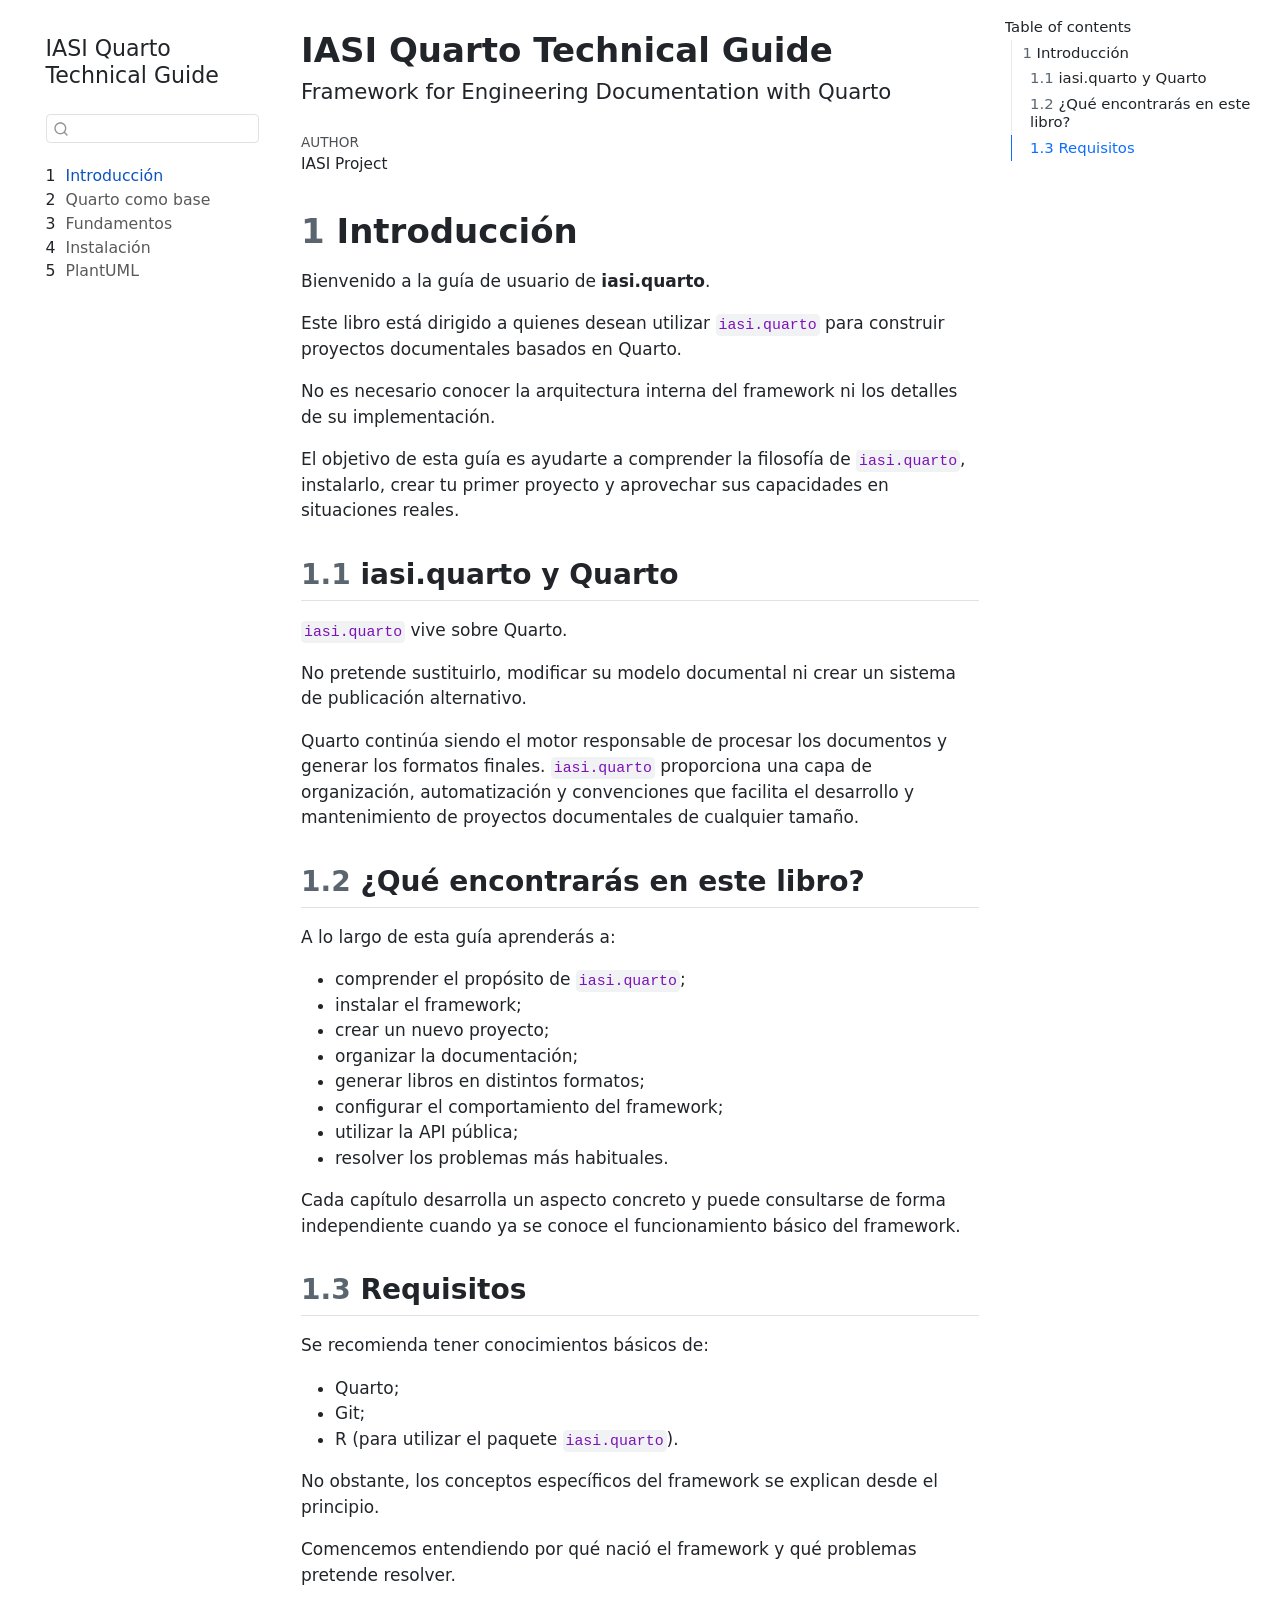
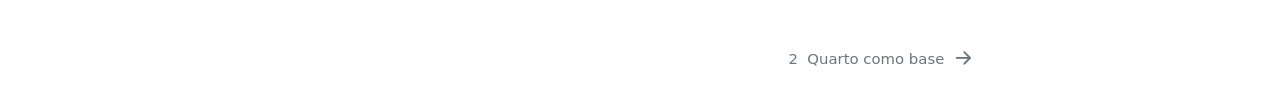
<file: docs/02-technical-guide/outputs/html/index.html>
<!DOCTYPE html>
<html xmlns="http://www.w3.org/1999/xhtml" lang="en" xml:lang="en"><head>

<meta charset="utf-8">
<meta name="generator" content="quarto-1.10.18">

<meta name="viewport" content="width=device-width, initial-scale=1.0, user-scalable=yes">

<meta name="author" content="IASI Project">

<title>IASI Quarto Technical Guide</title>
<style>
/* Default styles provided by pandoc.
** See https://pandoc.org/MANUAL.html#variables-for-html for config info.
*/
span.smallcaps{font-variant: small-caps;}
div.columns{display: flex; gap: 1.5em;}
div.column{flex: auto;}
@media screen {
div.columns{gap: min(4vw, 1.5em);}
div.column{overflow-x: auto;}
}
div.hanging-indent{margin-left: 1.5em; text-indent: -1.5em;}
ul.task-list{list-style: none;}
ul.task-list li input[type="checkbox"] {
  width: 0.8em;
  margin: 0 0.8em 0.2em -1em; /* quarto-specific, see https://github.com/quarto-dev/quarto-cli/issues/4556 */ 
  vertical-align: middle;
}
</style>


<script src="site_libs/quarto-nav/quarto-nav.js"></script>
<script src="site_libs/quarto-nav/headroom.min.js"></script>
<script src="site_libs/clipboard/clipboard.min.js"></script>
<script src="site_libs/quarto-search/autocomplete.umd.js"></script>
<script src="site_libs/quarto-search/fuse.min.js"></script>
<script src="site_libs/quarto-search/quarto-search.js"></script>
<meta name="quarto:offset" content="./">
<link href="./chapters/01-intro/index.html" rel="next">
<script src="site_libs/quarto-html/quarto.js" type="module"></script>
<script src="site_libs/quarto-html/tabsets/tabsets.js" type="module"></script>
<script src="site_libs/quarto-html/popper.min.js"></script>
<script src="site_libs/quarto-html/tippy.umd.min.js"></script>
<script src="site_libs/quarto-html/anchor.min.js"></script>
<link href="site_libs/quarto-html/tippy.css" rel="stylesheet">
<link href="site_libs/quarto-html/quarto-syntax-highlighting-64a204ab8560d761af7679ceaba22944.css" rel="stylesheet" id="quarto-text-highlighting-styles">
<script src="site_libs/bootstrap/bootstrap.min.js"></script>
<link href="site_libs/bootstrap/bootstrap-icons.css" rel="stylesheet">
<link href="site_libs/bootstrap/bootstrap-c574c73dd0d0ff61020859ffc61752ee.min.css" rel="stylesheet" append-hash="true" id="quarto-bootstrap" data-mode="light">
<script id="quarto-search-options" type="application/json">{
  "location": "sidebar",
  "copy-button": false,
  "collapse-after": 3,
  "panel-placement": "start",
  "type": "textbox",
  "limit": 50,
  "keyboard-shortcut": [
    "f",
    "/",
    "s"
  ],
  "show-item-context": false,
  "language": {
    "search-no-results-text": "No results",
    "search-matching-documents-text": "matching documents",
    "search-copy-link-title": "Copy link to search",
    "search-hide-matches-text": "Hide additional matches",
    "search-more-match-text": "more match in this document",
    "search-more-matches-text": "more matches in this document",
    "search-clear-button-title": "Clear",
    "search-text-placeholder": "",
    "search-detached-cancel-button-title": "Cancel",
    "search-submit-button-title": "Submit",
    "search-label": "Search"
  }
}</script>


</head>

<body class="nav-sidebar floating quarto-light">

<div id="quarto-search-results"></div>
  <header id="quarto-header" class="headroom fixed-top">
  <nav class="quarto-secondary-nav">
    <div class="container-fluid d-flex">
      <button type="button" class="quarto-btn-toggle btn" data-bs-toggle="collapse" role="button" data-bs-target=".quarto-sidebar-collapse-item" aria-controls="quarto-sidebar" aria-expanded="false" aria-label="Toggle sidebar navigation" onclick="if (window.quartoToggleHeadroom) { window.quartoToggleHeadroom(); }">
        <i class="bi bi-layout-text-sidebar-reverse"></i>
      </button>
        <nav class="quarto-page-breadcrumbs" aria-label="breadcrumb"><ol class="breadcrumb"><li class="breadcrumb-item"><a href="./index.html"><span class="chapter-number">1</span>&nbsp; <span class="chapter-title">Introducción</span></a></li></ol></nav>
        <a class="flex-grow-1" role="navigation" data-bs-toggle="collapse" data-bs-target=".quarto-sidebar-collapse-item" aria-controls="quarto-sidebar" aria-expanded="false" aria-label="Toggle sidebar navigation" onclick="if (window.quartoToggleHeadroom) { window.quartoToggleHeadroom(); }">      
        </a>
      <button type="button" class="btn quarto-search-button" aria-label="Search" onclick="window.quartoOpenSearch();">
        <i class="bi bi-search"></i>
      </button>
    </div>
  </nav>
</header>
<!-- content -->
<div id="quarto-content" class="quarto-container page-columns page-rows-contents page-layout-article">
<!-- sidebar -->
  <nav id="quarto-sidebar" class="sidebar collapse collapse-horizontal quarto-sidebar-collapse-item sidebar-navigation floating overflow-auto">
    <div class="pt-lg-2 mt-2 text-left sidebar-header">
    <div class="sidebar-title mb-0 py-0">
      <a href="./">IASI Quarto Technical Guide</a> 
    </div>
      </div>
        <div class="mt-2 flex-shrink-0 align-items-center">
        <div class="sidebar-search">
        <div id="quarto-search" class="" title="Search"></div>
        </div>
        </div>
    <div class="sidebar-menu-container"> 
    <ul class="list-unstyled mt-1">
        <li class="sidebar-item">
  <div class="sidebar-item-container"> 
  <a href="./index.html" class="sidebar-item-text sidebar-link active">
 <span class="menu-text"><span class="chapter-number">1</span>&nbsp; <span class="chapter-title">Introducción</span></span></a>
  </div>
</li>
        <li class="sidebar-item">
  <div class="sidebar-item-container"> 
  <a href="./chapters/01-intro/index.html" class="sidebar-item-text sidebar-link">
 <span class="menu-text"><span class="chapter-number">2</span>&nbsp; <span class="chapter-title">Quarto como base</span></span></a>
  </div>
</li>
        <li class="sidebar-item">
  <div class="sidebar-item-container"> 
  <a href="./chapters/02-fundamentals/index.html" class="sidebar-item-text sidebar-link">
 <span class="menu-text"><span class="chapter-number">3</span>&nbsp; <span class="chapter-title">Fundamentos</span></span></a>
  </div>
</li>
        <li class="sidebar-item">
  <div class="sidebar-item-container"> 
  <a href="./chapters/03-installation/index.html" class="sidebar-item-text sidebar-link">
 <span class="menu-text"><span class="chapter-number">4</span>&nbsp; <span class="chapter-title">Instalación</span></span></a>
  </div>
</li>
        <li class="sidebar-item">
  <div class="sidebar-item-container"> 
  <a href="./chapters/04-plantuml/index.html" class="sidebar-item-text sidebar-link">
 <span class="menu-text"><span class="chapter-number">5</span>&nbsp; <span class="chapter-title">PlantUML</span></span></a>
  </div>
</li>
    </ul>
    </div>
</nav>
<div id="quarto-sidebar-glass" class="quarto-sidebar-collapse-item" data-bs-toggle="collapse" data-bs-target=".quarto-sidebar-collapse-item"></div>
<!-- margin-sidebar -->
    <div id="quarto-margin-sidebar" class="sidebar margin-sidebar">
        <nav id="TOC" role="doc-toc" class="toc-active">
    <h2 id="toc-title">Table of contents</h2>
   
  <ul>
  <li><a href="#introducción" id="toc-introducción" class="nav-link active" data-scroll-target="#introducción"><span class="header-section-number">1</span> Introducción</a>
  <ul class="collapse">
  <li><a href="#iasi.quarto-y-quarto" id="toc-iasi.quarto-y-quarto" class="nav-link" data-scroll-target="#iasi.quarto-y-quarto"><span class="header-section-number">1.1</span> iasi.quarto y Quarto</a></li>
  <li><a href="#qué-encontrarás-en-este-libro" id="toc-qué-encontrarás-en-este-libro" class="nav-link" data-scroll-target="#qué-encontrarás-en-este-libro"><span class="header-section-number">1.2</span> ¿Qué encontrarás en este libro?</a></li>
  <li><a href="#requisitos" id="toc-requisitos" class="nav-link" data-scroll-target="#requisitos"><span class="header-section-number">1.3</span> Requisitos</a></li>
  </ul></li>
  </ul>
</nav>
    </div>
<!-- main -->
<main class="content" id="quarto-document-content">

<header id="title-block-header" class="quarto-title-block default">
<div class="quarto-title">
<h1 class="title">IASI Quarto Technical Guide</h1>
<p class="subtitle lead">Framework for Engineering Documentation with Quarto</p>
</div>



<div class="quarto-title-meta">

    <div>
    <div class="quarto-title-meta-heading">Author</div>
    <div class="quarto-title-meta-contents">
             <p>IASI Project </p>
          </div>
  </div>
    
  
    
  </div>
  


</header>


<section id="introducción" class="level1" data-number="1">
<h1 data-number="1"><span class="header-section-number">1</span> Introducción</h1>
<p>Bienvenido a la guía de usuario de <strong>iasi.quarto</strong>.</p>
<p>Este libro está dirigido a quienes desean utilizar <code>iasi.quarto</code> para construir proyectos documentales basados en Quarto.</p>
<p>No es necesario conocer la arquitectura interna del framework ni los detalles de su implementación.</p>
<p>El objetivo de esta guía es ayudarte a comprender la filosofía de <code>iasi.quarto</code>, instalarlo, crear tu primer proyecto y aprovechar sus capacidades en situaciones reales.</p>
<section id="iasi.quarto-y-quarto" class="level2" data-number="1.1">
<h2 data-number="1.1" class="anchored" data-anchor-id="iasi.quarto-y-quarto"><span class="header-section-number">1.1</span> iasi.quarto y Quarto</h2>
<p><code>iasi.quarto</code> vive sobre Quarto.</p>
<p>No pretende sustituirlo, modificar su modelo documental ni crear un sistema de publicación alternativo.</p>
<p>Quarto continúa siendo el motor responsable de procesar los documentos y generar los formatos finales. <code>iasi.quarto</code> proporciona una capa de organización, automatización y convenciones que facilita el desarrollo y mantenimiento de proyectos documentales de cualquier tamaño.</p>
</section>
<section id="qué-encontrarás-en-este-libro" class="level2" data-number="1.2">
<h2 data-number="1.2" class="anchored" data-anchor-id="qué-encontrarás-en-este-libro"><span class="header-section-number">1.2</span> ¿Qué encontrarás en este libro?</h2>
<p>A lo largo de esta guía aprenderás a:</p>
<ul>
<li>comprender el propósito de <code>iasi.quarto</code>;</li>
<li>instalar el framework;</li>
<li>crear un nuevo proyecto;</li>
<li>organizar la documentación;</li>
<li>generar libros en distintos formatos;</li>
<li>configurar el comportamiento del framework;</li>
<li>utilizar la API pública;</li>
<li>resolver los problemas más habituales.</li>
</ul>
<p>Cada capítulo desarrolla un aspecto concreto y puede consultarse de forma independiente cuando ya se conoce el funcionamiento básico del framework.</p>
</section>
<section id="requisitos" class="level2" data-number="1.3">
<h2 data-number="1.3" class="anchored" data-anchor-id="requisitos"><span class="header-section-number">1.3</span> Requisitos</h2>
<p>Se recomienda tener conocimientos básicos de:</p>
<ul>
<li>Quarto;</li>
<li>Git;</li>
<li>R (para utilizar el paquete <code>iasi.quarto</code>).</li>
</ul>
<p>No obstante, los conceptos específicos del framework se explican desde el principio.</p>
<p>Comencemos entendiendo por qué nació el framework y qué problemas pretende resolver.</p>


</section>
</section>

</main> <!-- /main -->
<script id="quarto-html-after-body" type="application/javascript">
  window.document.addEventListener("DOMContentLoaded", function (event) {
    const icon = "";
    const anchorJS = new window.AnchorJS();
    anchorJS.options = {
      placement: 'right',
      icon: icon
    };
    anchorJS.add('.anchored');
    const isCodeAnnotation = (el) => {
      for (const clz of el.classList) {
        if (clz.startsWith('code-annotation-')) {                     
          return true;
        }
      }
      return false;
    }
    const onCopySuccess = function(e) {
      // button target
      const button = e.trigger;
      // don't keep focus
      button.blur();
      // flash "checked"
      button.classList.add('code-copy-button-checked');
      var currentTitle = button.getAttribute("title");
      button.setAttribute("title", "Copied!");
      let tooltip;
      if (window.bootstrap) {
        button.setAttribute("data-bs-toggle", "tooltip");
        button.setAttribute("data-bs-placement", "left");
        button.setAttribute("data-bs-title", "Copied!");
        tooltip = new bootstrap.Tooltip(button, 
          { trigger: "manual", 
            customClass: "code-copy-button-tooltip",
            offset: [0, -8]});
        tooltip.show();    
      }
      setTimeout(function() {
        if (tooltip) {
          tooltip.hide();
          button.removeAttribute("data-bs-title");
          button.removeAttribute("data-bs-toggle");
          button.removeAttribute("data-bs-placement");
        }
        button.setAttribute("title", currentTitle);
        button.classList.remove('code-copy-button-checked');
      }, 1000);
      // clear code selection
      e.clearSelection();
    }
    const getTextToCopy = function(trigger) {
      const outerScaffold = trigger.parentElement.cloneNode(true);
      const codeEl = outerScaffold.querySelector('code');
      for (const childEl of codeEl.children) {
        if (isCodeAnnotation(childEl)) {
          childEl.remove();
        }
      }
      return codeEl.innerText;
    }
    const clipboard = new window.ClipboardJS('.code-copy-button:not([data-in-quarto-modal])', {
      text: getTextToCopy
    });
    clipboard.on('success', onCopySuccess);
    if (window.document.getElementById('quarto-embedded-source-code-modal')) {
      const clipboardModal = new window.ClipboardJS('.code-copy-button[data-in-quarto-modal]', {
        text: getTextToCopy,
        container: window.document.getElementById('quarto-embedded-source-code-modal')
      });
      clipboardModal.on('success', onCopySuccess);
    }
      var localhostRegex = new RegExp(/^(?:http|https):\/\/localhost\:?[0-9]*\//);
      var mailtoRegex = new RegExp(/^mailto:/);
        var filterRegex = new RegExp('/' + window.location.host + '/');
      var isInternal = (href) => {
          return filterRegex.test(href) || localhostRegex.test(href) || mailtoRegex.test(href);
      }
      // Inspect non-navigation links and adorn them if external
     var links = window.document.querySelectorAll('a[href]:not(.nav-link):not(.navbar-brand):not(.toc-action):not(.sidebar-link):not(.sidebar-item-toggle):not(.pagination-link):not(.no-external):not([aria-hidden]):not(.dropdown-item):not(.quarto-navigation-tool):not(.about-link)');
      for (var i=0; i<links.length; i++) {
        const link = links[i];
        if (!isInternal(link.href)) {
          // undo the damage that might have been done by quarto-nav.js in the case of
          // links that we want to consider external
          if (link.dataset.originalHref !== undefined) {
            link.href = link.dataset.originalHref;
          }
        }
      }
    function tippyHover(el, contentFn, onTriggerFn, onUntriggerFn) {
      const config = {
        allowHTML: true,
        maxWidth: 500,
        delay: 100,
        arrow: false,
        appendTo: function(el) {
            return el.parentElement;
        },
        interactive: true,
        interactiveBorder: 10,
        theme: 'quarto',
        placement: 'bottom-start',
      };
      if (contentFn) {
        config.content = contentFn;
      }
      if (onTriggerFn) {
        config.onTrigger = onTriggerFn;
      }
      if (onUntriggerFn) {
        config.onUntrigger = onUntriggerFn;
      }
      window.tippy(el, config); 
    }
    const noterefs = window.document.querySelectorAll('a[role="doc-noteref"]');
    for (var i=0; i<noterefs.length; i++) {
      const ref = noterefs[i];
      tippyHover(ref, function() {
        // use id or data attribute instead here
        let href = ref.getAttribute('data-footnote-href') || ref.getAttribute('href');
        try { href = new URL(href).hash; } catch {}
        const id = href.replace(/^#\/?/, "");
        const note = window.document.getElementById(id);
        if (note) {
          return note.innerHTML;
        } else {
          return "";
        }
      });
    }
    const xrefs = window.document.querySelectorAll('a.quarto-xref');
    const processXRef = (id, note) => {
      // Strip column container classes
      const stripColumnClz = (el) => {
        el.classList.remove("page-full", "page-columns");
        if (el.children) {
          for (const child of el.children) {
            stripColumnClz(child);
          }
        }
      }
      stripColumnClz(note)
      if (id === null || id.startsWith('sec-')) {
        // Special case sections, only their first couple elements
        const container = document.createElement("div");
        if (note.children && note.children.length > 2) {
          container.appendChild(note.children[0].cloneNode(true));
          for (let i = 1; i < note.children.length; i++) {
            const child = note.children[i];
            if (child.tagName === "P" && child.innerText === "") {
              continue;
            } else {
              container.appendChild(child.cloneNode(true));
              break;
            }
          }
          if (window.Quarto?.typesetMath) {
            window.Quarto.typesetMath(container);
          }
          return container.innerHTML
        } else {
          if (window.Quarto?.typesetMath) {
            window.Quarto.typesetMath(note);
          }
          return note.innerHTML;
        }
      } else {
        // Remove any anchor links if they are present
        const anchorLink = note.querySelector('a.anchorjs-link');
        if (anchorLink) {
          anchorLink.remove();
        }
        if (window.Quarto?.typesetMath) {
          window.Quarto.typesetMath(note);
        }
        if (note.classList.contains("callout")) {
          return note.outerHTML;
        } else {
          return note.innerHTML;
        }
      }
    }
    for (var i=0; i<xrefs.length; i++) {
      const xref = xrefs[i];
      tippyHover(xref, undefined, function(instance) {
        instance.disable();
        let url = xref.getAttribute('href');
        let hash = undefined; 
        if (url.startsWith('#')) {
          hash = url;
        } else {
          try { hash = new URL(url).hash; } catch {}
        }
        if (hash) {
          const id = hash.replace(/^#\/?/, "");
          const note = window.document.getElementById(id);
          if (note !== null) {
            try {
              const html = processXRef(id, note.cloneNode(true));
              instance.setContent(html);
            } finally {
              instance.enable();
              instance.show();
            }
          } else {
            // See if we can fetch this
            fetch(url.split('#')[0])
            .then(res => res.text())
            .then(html => {
              const parser = new DOMParser();
              const htmlDoc = parser.parseFromString(html, "text/html");
              const note = htmlDoc.getElementById(id);
              if (note !== null) {
                const html = processXRef(id, note);
                instance.setContent(html);
              } 
            }).finally(() => {
              instance.enable();
              instance.show();
            });
          }
        } else {
          // See if we can fetch a full url (with no hash to target)
          // This is a special case and we should probably do some content thinning / targeting
          fetch(url)
          .then(res => res.text())
          .then(html => {
            const parser = new DOMParser();
            const htmlDoc = parser.parseFromString(html, "text/html");
            const note = htmlDoc.querySelector('main.content');
            if (note !== null) {
              // This should only happen for chapter cross references
              // (since there is no id in the URL)
              // remove the first header
              if (note.children.length > 0 && note.children[0].tagName === "HEADER") {
                note.children[0].remove();
              }
              const html = processXRef(null, note);
              instance.setContent(html);
            } 
          }).finally(() => {
            instance.enable();
            instance.show();
          });
        }
      }, function(instance) {
      });
    }
        let selectedAnnoteEl;
        const selectorForAnnotation = ( cell, annotation) => {
          let cellAttr = 'data-code-cell="' + cell + '"';
          let lineAttr = 'data-code-annotation="' +  annotation + '"';
          const selector = 'span[' + cellAttr + '][' + lineAttr + ']';
          return selector;
        }
        const selectCodeLines = (annoteEl) => {
          const doc = window.document;
          const targetCell = annoteEl.getAttribute("data-target-cell");
          const targetAnnotation = annoteEl.getAttribute("data-target-annotation");
          const annoteSpan = window.document.querySelector(selectorForAnnotation(targetCell, targetAnnotation));
          const lines = annoteSpan.getAttribute("data-code-lines").split(",");
          const lineIds = lines.map((line) => {
            return targetCell + "-" + line;
          })
          let top = null;
          let height = null;
          let parent = null;
          if (lineIds.length > 0) {
              //compute the position of the single el (top and bottom and make a div)
              const el = window.document.getElementById(lineIds[0]);
              top = el.offsetTop;
              height = el.offsetHeight;
              parent = el.parentElement.parentElement;
            if (lineIds.length > 1) {
              const lastEl = window.document.getElementById(lineIds[lineIds.length - 1]);
              const bottom = lastEl.offsetTop + lastEl.offsetHeight;
              height = bottom - top;
            }
            if (top !== null && height !== null && parent !== null) {
              // cook up a div (if necessary) and position it 
              let div = window.document.getElementById("code-annotation-line-highlight");
              if (div === null) {
                div = window.document.createElement("div");
                div.setAttribute("id", "code-annotation-line-highlight");
                div.style.position = 'absolute';
                parent.appendChild(div);
              }
              div.style.top = top - 2 + "px";
              div.style.height = height + 4 + "px";
              div.style.left = 0;
              let gutterDiv = window.document.getElementById("code-annotation-line-highlight-gutter");
              if (gutterDiv === null) {
                gutterDiv = window.document.createElement("div");
                gutterDiv.setAttribute("id", "code-annotation-line-highlight-gutter");
                gutterDiv.style.position = 'absolute';
                const codeCell = window.document.getElementById(targetCell);
                const gutter = codeCell.querySelector('.code-annotation-gutter');
                gutter.appendChild(gutterDiv);
              }
              gutterDiv.style.top = top - 2 + "px";
              gutterDiv.style.height = height + 4 + "px";
            }
            selectedAnnoteEl = annoteEl;
          }
        };
        const unselectCodeLines = () => {
          const elementsIds = ["code-annotation-line-highlight", "code-annotation-line-highlight-gutter"];
          elementsIds.forEach((elId) => {
            const div = window.document.getElementById(elId);
            if (div) {
              div.remove();
            }
          });
          selectedAnnoteEl = undefined;
        };
          // Handle positioning of the toggle
      window.addEventListener(
        "resize",
        throttle(() => {
          elRect = undefined;
          if (selectedAnnoteEl) {
            selectCodeLines(selectedAnnoteEl);
          }
        }, 10)
      );
      function throttle(fn, ms) {
      let throttle = false;
      let timer;
        return (...args) => {
          if(!throttle) { // first call gets through
              fn.apply(this, args);
              throttle = true;
          } else { // all the others get throttled
              if(timer) clearTimeout(timer); // cancel #2
              timer = setTimeout(() => {
                fn.apply(this, args);
                timer = throttle = false;
              }, ms);
          }
        };
      }
        // Attach click handler to the DT
        const annoteDls = window.document.querySelectorAll('dt[data-target-cell]');
        for (const annoteDlNode of annoteDls) {
          annoteDlNode.addEventListener('click', (event) => {
            const clickedEl = event.target;
            if (clickedEl !== selectedAnnoteEl) {
              unselectCodeLines();
              const activeEl = window.document.querySelector('dt[data-target-cell].code-annotation-active');
              if (activeEl) {
                activeEl.classList.remove('code-annotation-active');
              }
              selectCodeLines(clickedEl);
              clickedEl.classList.add('code-annotation-active');
            } else {
              // Unselect the line
              unselectCodeLines();
              clickedEl.classList.remove('code-annotation-active');
            }
          });
        }
    const findCites = (el) => {
      const parentEl = el.parentElement;
      if (parentEl) {
        const cites = parentEl.dataset.cites;
        if (cites) {
          return {
            el,
            cites: cites.split(' ')
          };
        } else {
          return findCites(el.parentElement)
        }
      } else {
        return undefined;
      }
    };
    var bibliorefs = window.document.querySelectorAll('a[role="doc-biblioref"]');
    for (var i=0; i<bibliorefs.length; i++) {
      const ref = bibliorefs[i];
      const citeInfo = findCites(ref);
      if (citeInfo) {
        tippyHover(citeInfo.el, function() {
          var popup = window.document.createElement('div');
          citeInfo.cites.forEach(function(cite) {
            var citeDiv = window.document.createElement('div');
            citeDiv.classList.add('hanging-indent');
            citeDiv.classList.add('csl-entry');
            var biblioDiv = window.document.getElementById('ref-' + cite);
            if (biblioDiv) {
              citeDiv.innerHTML = biblioDiv.innerHTML;
            }
            popup.appendChild(citeDiv);
          });
          return popup.innerHTML;
        });
      }
    }
  });
  </script>
<nav class="page-navigation">
  <div class="nav-page nav-page-previous">
  </div>
  <div class="nav-page nav-page-next">
      <a href="./chapters/01-intro/index.html" class="pagination-link" aria-label="Quarto como base">
        <span class="nav-page-text"><span class="chapter-number">2</span>&nbsp; <span class="chapter-title">Quarto como base</span></span> <i class="bi bi-arrow-right-short"></i>
      </a>
  </div>
</nav>
</div> <!-- /content -->




</body></html>
</file>
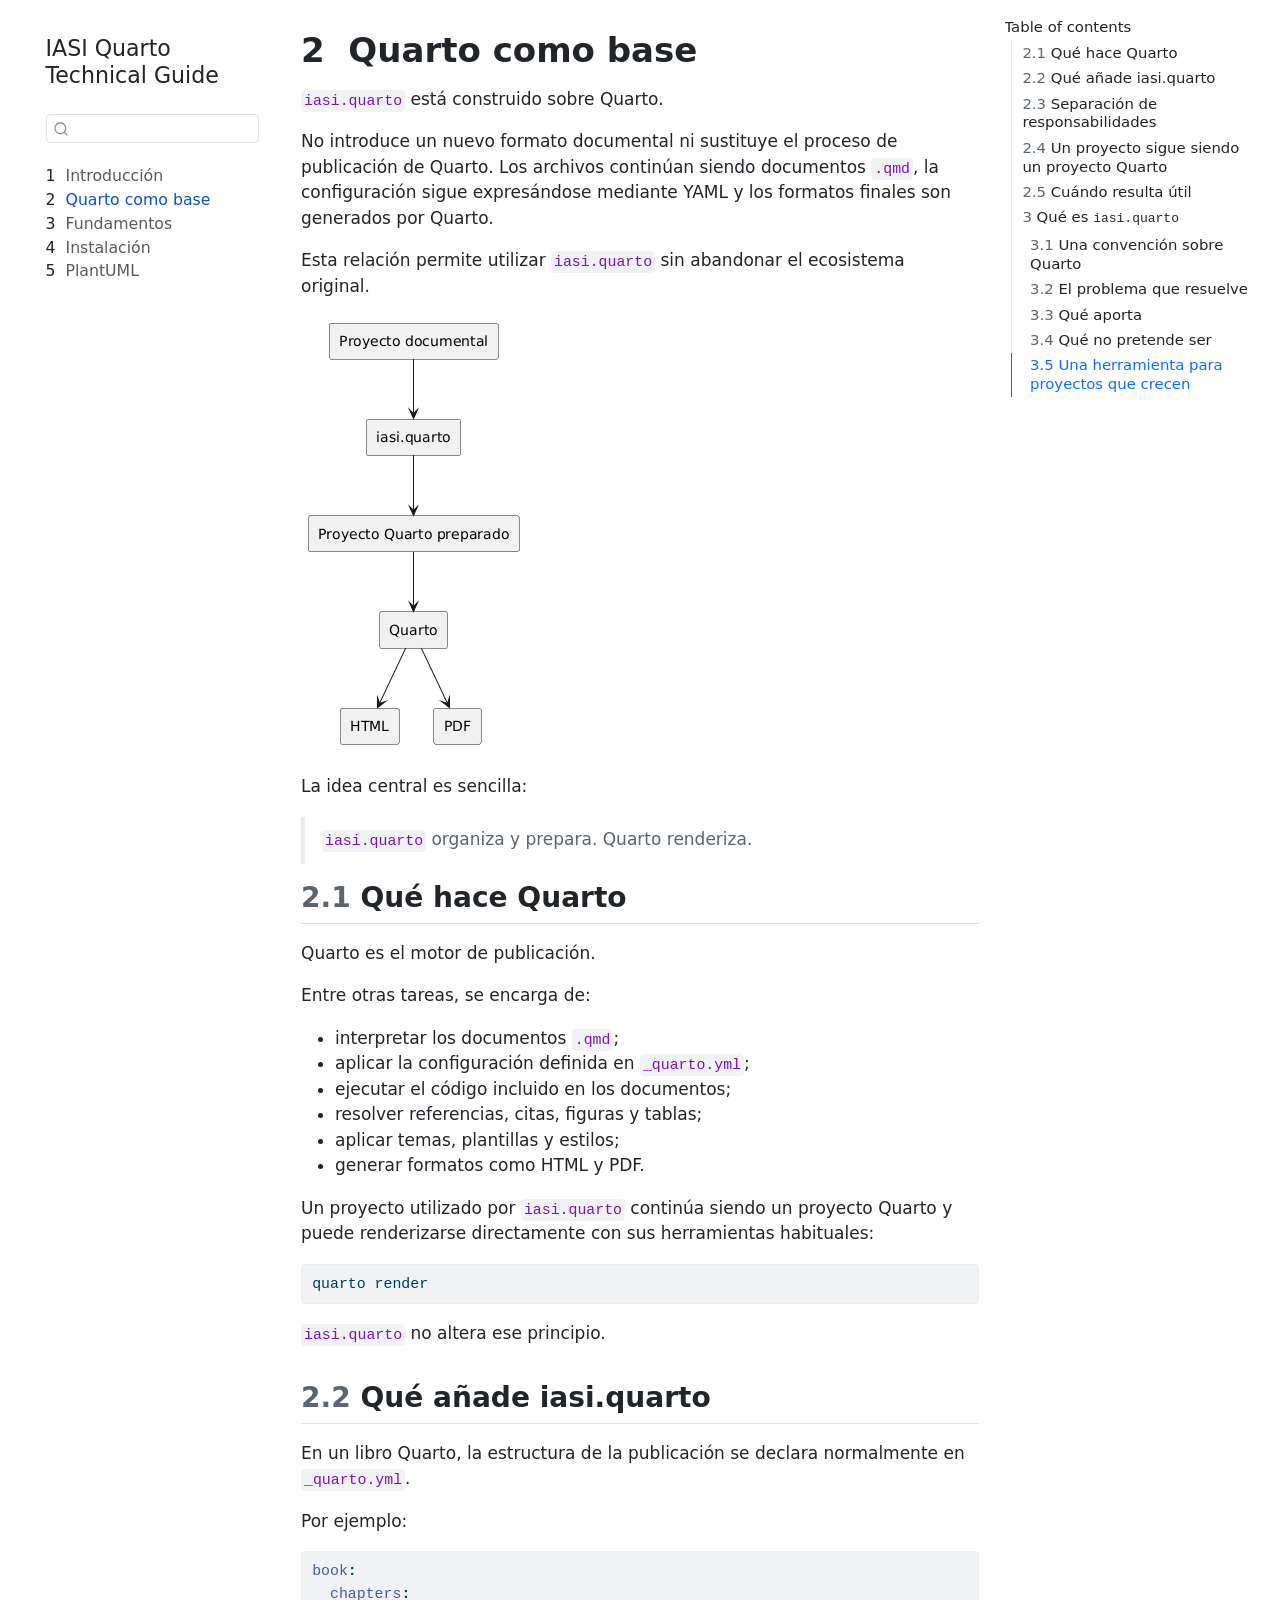
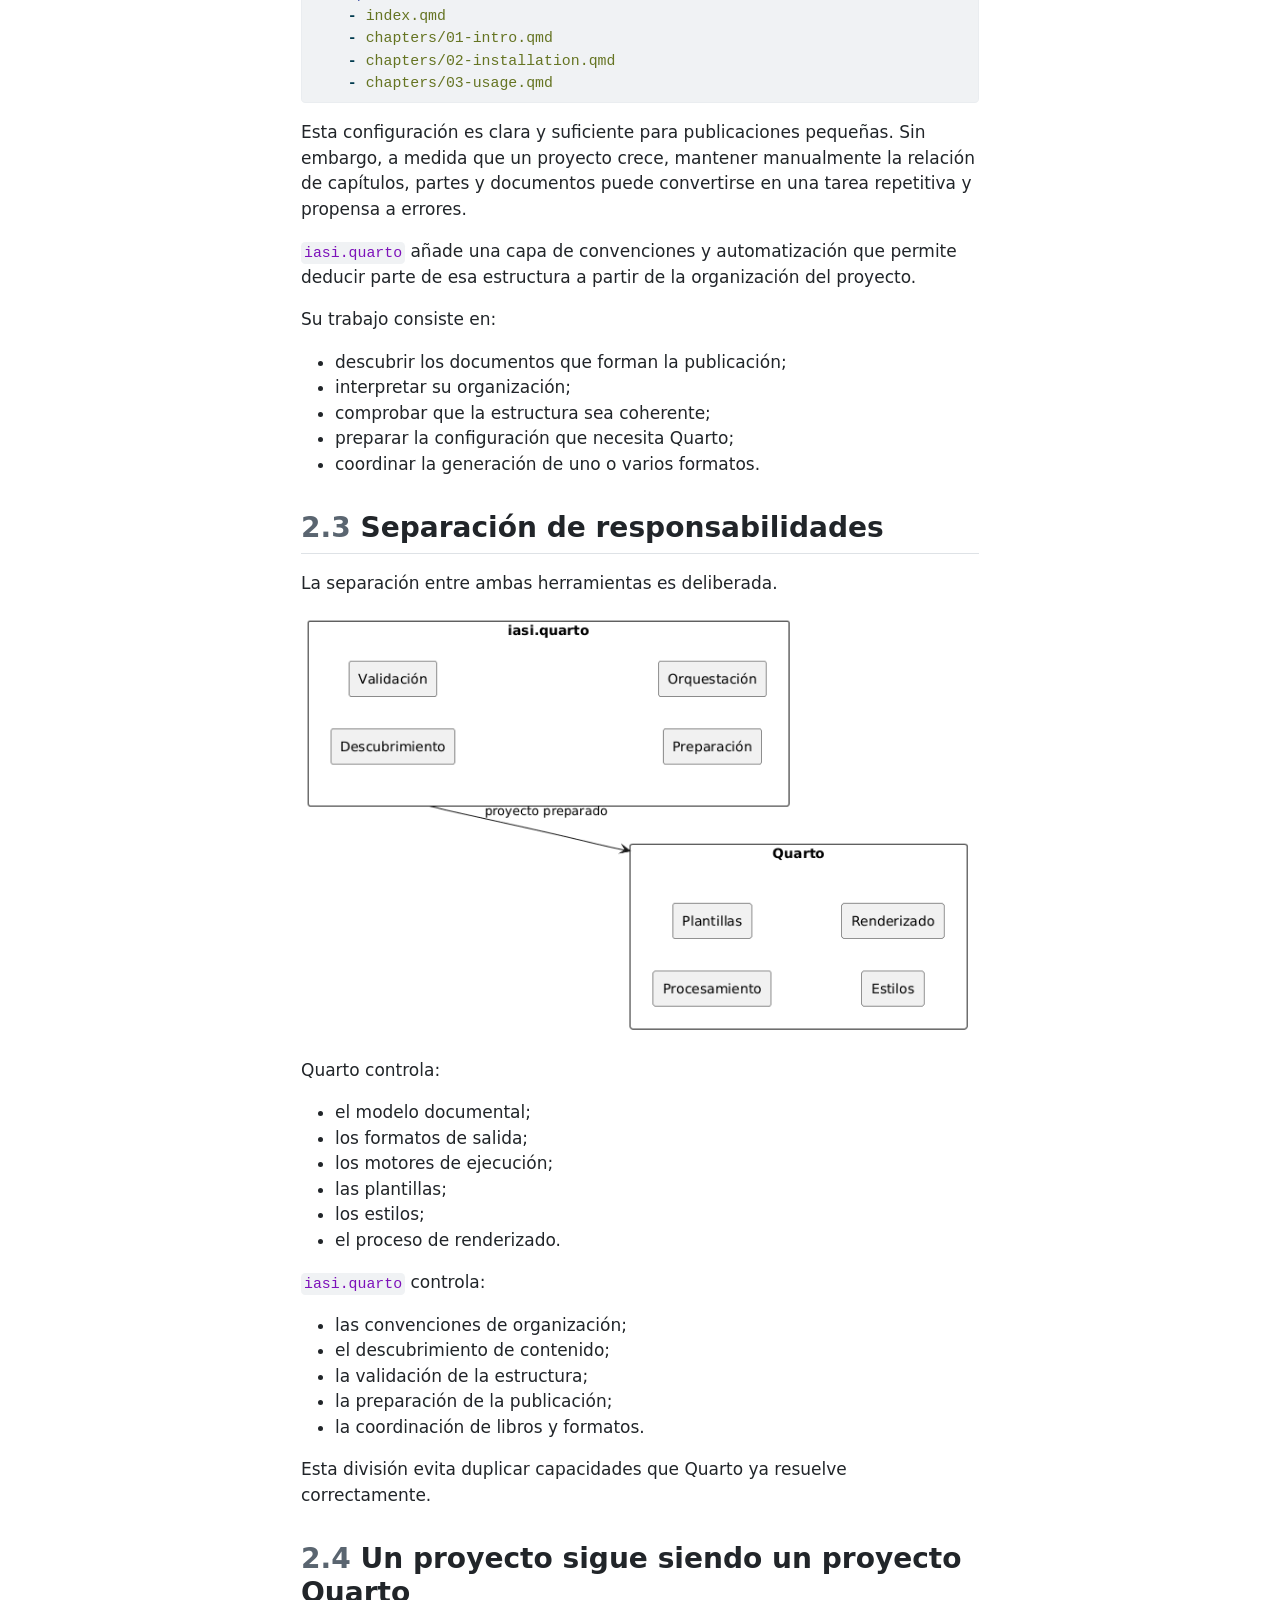
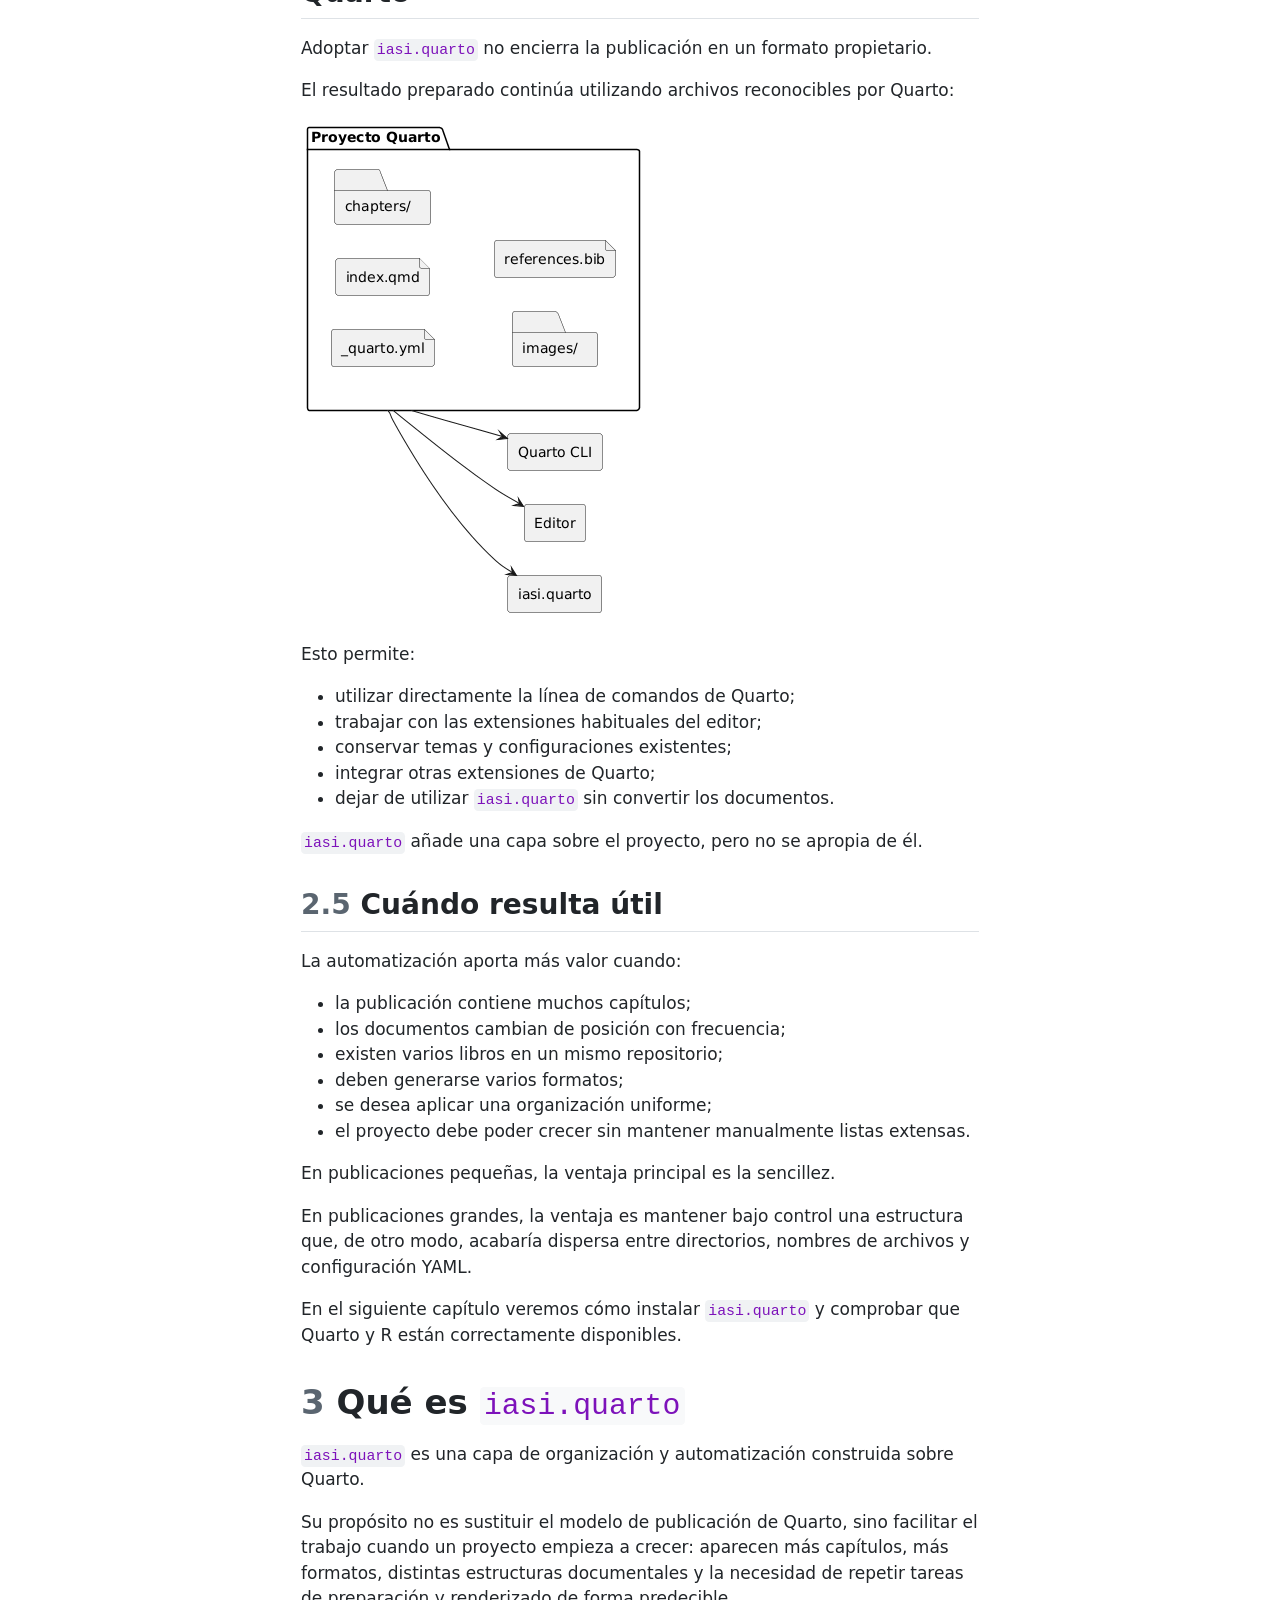
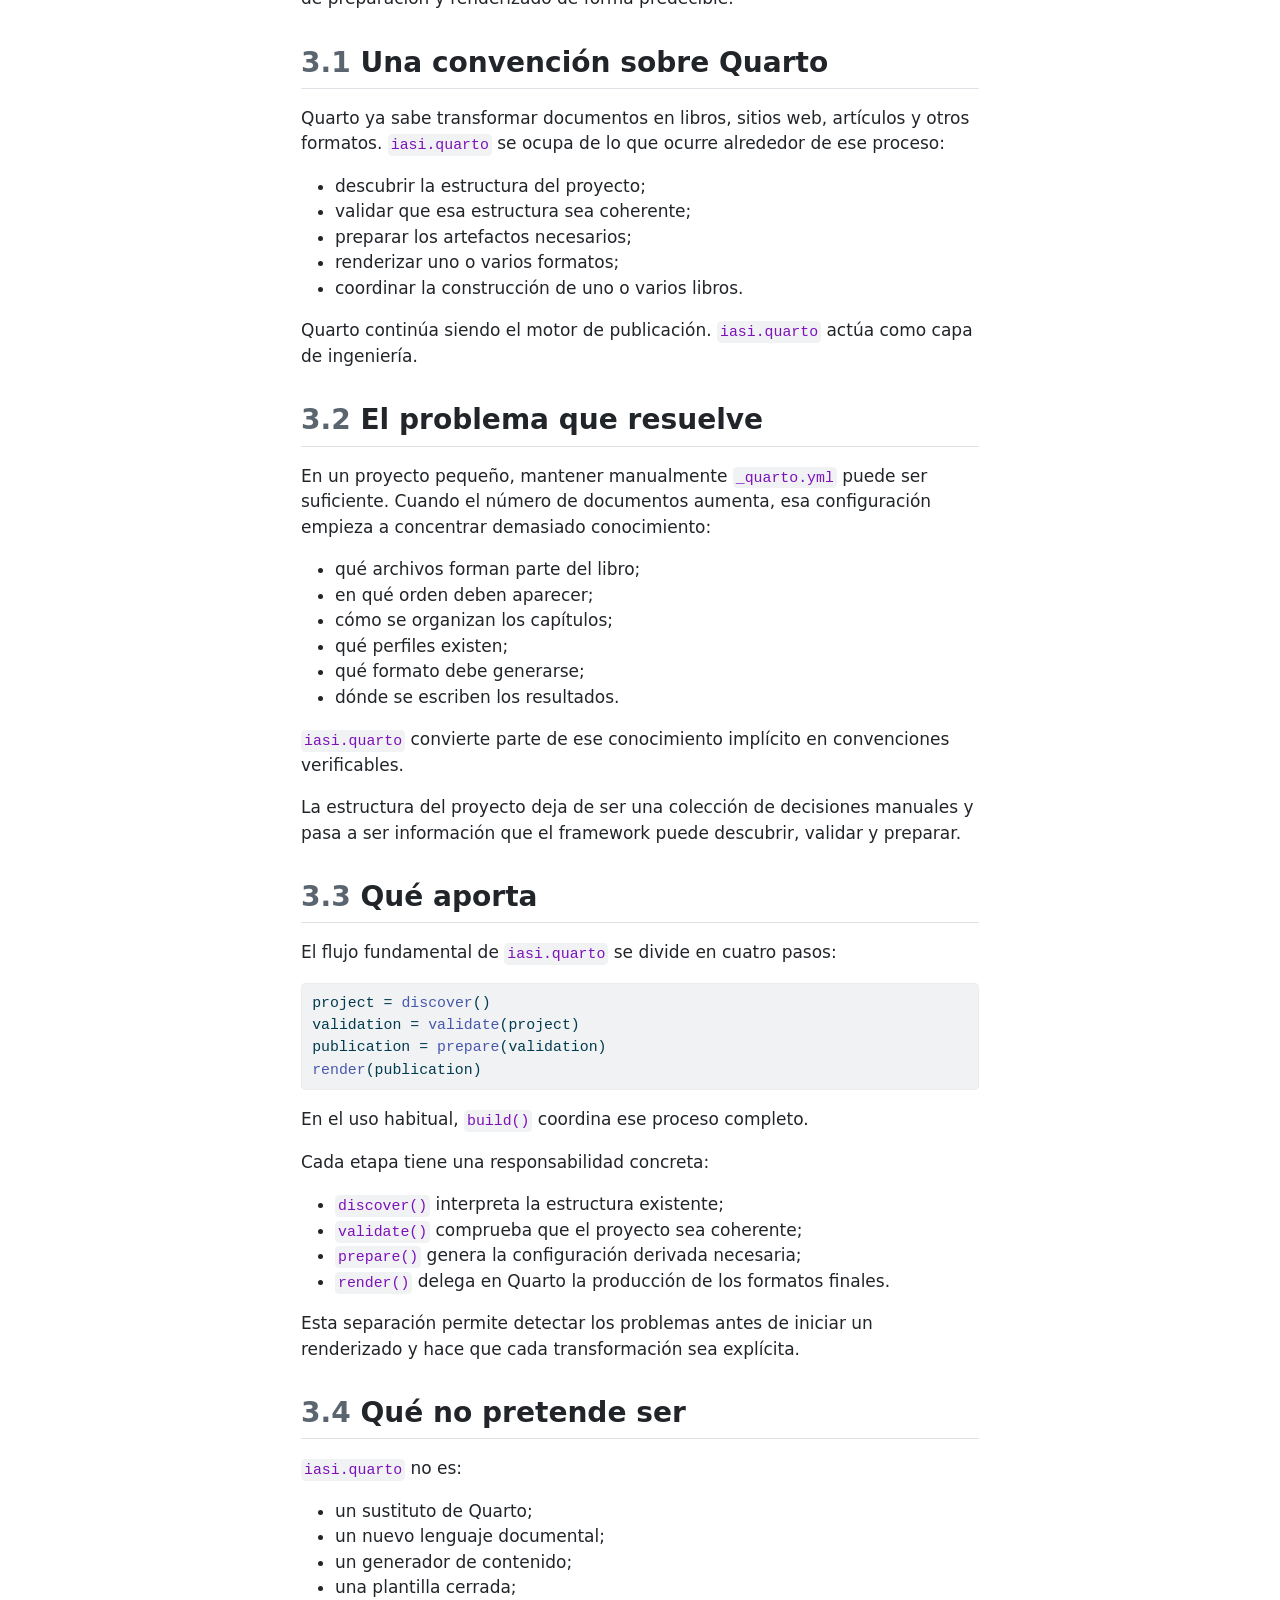
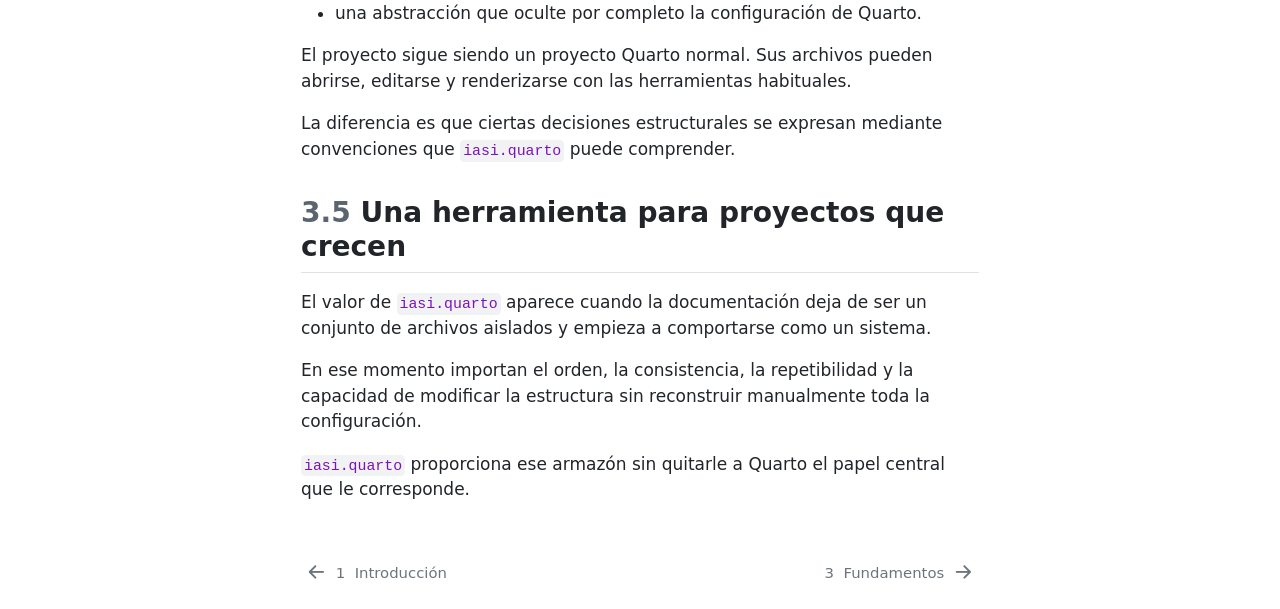
<file: docs/02-technical-guide/outputs/html/chapters/01-intro/index.html>
<!DOCTYPE html>
<html xmlns="http://www.w3.org/1999/xhtml" lang="en" xml:lang="en"><head>

<meta charset="utf-8">
<meta name="generator" content="quarto-1.10.18">

<meta name="viewport" content="width=device-width, initial-scale=1.0, user-scalable=yes">


<title>2&nbsp; Quarto como base – IASI Quarto Technical Guide</title>
<style>
/* Default styles provided by pandoc.
** See https://pandoc.org/MANUAL.html#variables-for-html for config info.
*/
span.smallcaps{font-variant: small-caps;}
div.columns{display: flex; gap: 1.5em;}
div.column{flex: auto;}
@media screen {
div.columns{gap: min(4vw, 1.5em);}
div.column{overflow-x: auto;}
}
div.hanging-indent{margin-left: 1.5em; text-indent: -1.5em;}
ul.task-list{list-style: none;}
ul.task-list li input[type="checkbox"] {
  width: 0.8em;
  margin: 0 0.8em 0.2em -1em; /* quarto-specific, see https://github.com/quarto-dev/quarto-cli/issues/4556 */ 
  vertical-align: middle;
}
/* CSS for syntax highlighting */
html { -webkit-text-size-adjust: 100%; }
pre > code.sourceCode { white-space: pre; position: relative; }
pre > code.sourceCode > span { display: inline-block; line-height: 1.25; }
pre > code.sourceCode > span:empty { height: 1.2em; }
.sourceCode { overflow: visible; }
code.sourceCode > span { color: inherit; text-decoration: inherit; }
div.sourceCode { margin: 1em 0; }
pre.sourceCode { margin: 0; }
@media screen {
div.sourceCode { overflow: auto; }
}
@media print {
pre > code.sourceCode { white-space: pre-wrap; }
pre > code.sourceCode > span { text-indent: -5em; padding-left: 5em; }
}
pre.numberSource code
  { counter-reset: source-line 0; }
pre.numberSource code > span
  { position: relative; left: -4em; counter-increment: source-line; }
pre.numberSource code > span > a:first-child::before
  { content: counter(source-line);
    position: relative; left: -1em; text-align: right; vertical-align: baseline;
    border: none; display: inline-block;
    -webkit-touch-callout: none; -webkit-user-select: none;
    -khtml-user-select: none; -moz-user-select: none;
    -ms-user-select: none; user-select: none;
    padding: 0 4px; width: 4em;
  }
pre.numberSource { margin-left: 3em;  padding-left: 4px; }
div.sourceCode
  {   }
@media screen {
pre > code.sourceCode > span > a:first-child::before { text-decoration: underline; }
}
</style>


<script src="../../site_libs/quarto-nav/quarto-nav.js"></script>
<script src="../../site_libs/quarto-nav/headroom.min.js"></script>
<script src="../../site_libs/clipboard/clipboard.min.js"></script>
<script src="../../site_libs/quarto-search/autocomplete.umd.js"></script>
<script src="../../site_libs/quarto-search/fuse.min.js"></script>
<script src="../../site_libs/quarto-search/quarto-search.js"></script>
<meta name="quarto:offset" content="../../">
<link href="../../chapters/02-fundamentals/index.html" rel="next">
<link href="../../index.html" rel="prev">
<script src="../../site_libs/quarto-html/quarto.js" type="module"></script>
<script src="../../site_libs/quarto-html/tabsets/tabsets.js" type="module"></script>
<script src="../../site_libs/quarto-html/popper.min.js"></script>
<script src="../../site_libs/quarto-html/tippy.umd.min.js"></script>
<script src="../../site_libs/quarto-html/anchor.min.js"></script>
<link href="../../site_libs/quarto-html/tippy.css" rel="stylesheet">
<link href="../../site_libs/quarto-html/quarto-syntax-highlighting-64a204ab8560d761af7679ceaba22944.css" rel="stylesheet" id="quarto-text-highlighting-styles">
<script src="../../site_libs/bootstrap/bootstrap.min.js"></script>
<link href="../../site_libs/bootstrap/bootstrap-icons.css" rel="stylesheet">
<link href="../../site_libs/bootstrap/bootstrap-b808e4060ecc782e0bebc2c887f613fa.min.css" rel="stylesheet" append-hash="true" id="quarto-bootstrap" data-mode="light">
<script id="quarto-search-options" type="application/json">{
  "location": "sidebar",
  "copy-button": false,
  "collapse-after": 3,
  "panel-placement": "start",
  "type": "textbox",
  "limit": 50,
  "keyboard-shortcut": [
    "f",
    "/",
    "s"
  ],
  "show-item-context": false,
  "language": {
    "search-no-results-text": "No results",
    "search-matching-documents-text": "matching documents",
    "search-copy-link-title": "Copy link to search",
    "search-hide-matches-text": "Hide additional matches",
    "search-more-match-text": "more match in this document",
    "search-more-matches-text": "more matches in this document",
    "search-clear-button-title": "Clear",
    "search-text-placeholder": "",
    "search-detached-cancel-button-title": "Cancel",
    "search-submit-button-title": "Submit",
    "search-label": "Search"
  }
}</script>


</head>

<body class="nav-sidebar floating quarto-light">

<div id="quarto-search-results"></div>
  <header id="quarto-header" class="headroom fixed-top">
  <nav class="quarto-secondary-nav">
    <div class="container-fluid d-flex">
      <button type="button" class="quarto-btn-toggle btn" data-bs-toggle="collapse" role="button" data-bs-target=".quarto-sidebar-collapse-item" aria-controls="quarto-sidebar" aria-expanded="false" aria-label="Toggle sidebar navigation" onclick="if (window.quartoToggleHeadroom) { window.quartoToggleHeadroom(); }">
        <i class="bi bi-layout-text-sidebar-reverse"></i>
      </button>
        <nav class="quarto-page-breadcrumbs" aria-label="breadcrumb"><ol class="breadcrumb"><li class="breadcrumb-item"><a href="../../chapters/01-intro/index.html"><span class="chapter-number">2</span>&nbsp; <span class="chapter-title">Quarto como base</span></a></li></ol></nav>
        <a class="flex-grow-1" role="navigation" data-bs-toggle="collapse" data-bs-target=".quarto-sidebar-collapse-item" aria-controls="quarto-sidebar" aria-expanded="false" aria-label="Toggle sidebar navigation" onclick="if (window.quartoToggleHeadroom) { window.quartoToggleHeadroom(); }">      
        </a>
      <button type="button" class="btn quarto-search-button" aria-label="Search" onclick="window.quartoOpenSearch();">
        <i class="bi bi-search"></i>
      </button>
    </div>
  </nav>
</header>
<!-- content -->
<div id="quarto-content" class="quarto-container page-columns page-rows-contents page-layout-article">
<!-- sidebar -->
  <nav id="quarto-sidebar" class="sidebar collapse collapse-horizontal quarto-sidebar-collapse-item sidebar-navigation floating overflow-auto">
    <div class="pt-lg-2 mt-2 text-left sidebar-header">
    <div class="sidebar-title mb-0 py-0">
      <a href="../../">IASI Quarto Technical Guide</a> 
    </div>
      </div>
        <div class="mt-2 flex-shrink-0 align-items-center">
        <div class="sidebar-search">
        <div id="quarto-search" class="" title="Search"></div>
        </div>
        </div>
    <div class="sidebar-menu-container"> 
    <ul class="list-unstyled mt-1">
        <li class="sidebar-item">
  <div class="sidebar-item-container"> 
  <a href="../../index.html" class="sidebar-item-text sidebar-link">
 <span class="menu-text"><span class="chapter-number">1</span>&nbsp; <span class="chapter-title">Introducción</span></span></a>
  </div>
</li>
        <li class="sidebar-item">
  <div class="sidebar-item-container"> 
  <a href="../../chapters/01-intro/index.html" class="sidebar-item-text sidebar-link active">
 <span class="menu-text"><span class="chapter-number">2</span>&nbsp; <span class="chapter-title">Quarto como base</span></span></a>
  </div>
</li>
        <li class="sidebar-item">
  <div class="sidebar-item-container"> 
  <a href="../../chapters/02-fundamentals/index.html" class="sidebar-item-text sidebar-link">
 <span class="menu-text"><span class="chapter-number">3</span>&nbsp; <span class="chapter-title">Fundamentos</span></span></a>
  </div>
</li>
        <li class="sidebar-item">
  <div class="sidebar-item-container"> 
  <a href="../../chapters/03-installation/index.html" class="sidebar-item-text sidebar-link">
 <span class="menu-text"><span class="chapter-number">4</span>&nbsp; <span class="chapter-title">Instalación</span></span></a>
  </div>
</li>
        <li class="sidebar-item">
  <div class="sidebar-item-container"> 
  <a href="../../chapters/04-plantuml/index.html" class="sidebar-item-text sidebar-link">
 <span class="menu-text"><span class="chapter-number">5</span>&nbsp; <span class="chapter-title">PlantUML</span></span></a>
  </div>
</li>
    </ul>
    </div>
</nav>
<div id="quarto-sidebar-glass" class="quarto-sidebar-collapse-item" data-bs-toggle="collapse" data-bs-target=".quarto-sidebar-collapse-item"></div>
<!-- margin-sidebar -->
    <div id="quarto-margin-sidebar" class="sidebar margin-sidebar">
        <nav id="TOC" role="doc-toc" class="toc-active">
    <h2 id="toc-title">Table of contents</h2>
   
  <ul>
  <li><a href="#qué-hace-quarto" id="toc-qué-hace-quarto" class="nav-link active" data-scroll-target="#qué-hace-quarto"><span class="header-section-number">2.1</span> Qué hace Quarto</a></li>
  <li><a href="#qué-añade-iasi.quarto" id="toc-qué-añade-iasi.quarto" class="nav-link" data-scroll-target="#qué-añade-iasi.quarto"><span class="header-section-number">2.2</span> Qué añade iasi.quarto</a></li>
  <li><a href="#separación-de-responsabilidades" id="toc-separación-de-responsabilidades" class="nav-link" data-scroll-target="#separación-de-responsabilidades"><span class="header-section-number">2.3</span> Separación de responsabilidades</a></li>
  <li><a href="#un-proyecto-sigue-siendo-un-proyecto-quarto" id="toc-un-proyecto-sigue-siendo-un-proyecto-quarto" class="nav-link" data-scroll-target="#un-proyecto-sigue-siendo-un-proyecto-quarto"><span class="header-section-number">2.4</span> Un proyecto sigue siendo un proyecto Quarto</a></li>
  <li><a href="#cuándo-resulta-útil" id="toc-cuándo-resulta-útil" class="nav-link" data-scroll-target="#cuándo-resulta-útil"><span class="header-section-number">2.5</span> Cuándo resulta útil</a></li>
  <li><a href="#qué-es-iasi.quarto" id="toc-qué-es-iasi.quarto" class="nav-link" data-scroll-target="#qué-es-iasi.quarto"><span class="header-section-number">3</span> Qué es <code>iasi.quarto</code></a>
  <ul class="collapse">
  <li><a href="#una-convención-sobre-quarto" id="toc-una-convención-sobre-quarto" class="nav-link" data-scroll-target="#una-convención-sobre-quarto"><span class="header-section-number">3.1</span> Una convención sobre Quarto</a></li>
  <li><a href="#el-problema-que-resuelve" id="toc-el-problema-que-resuelve" class="nav-link" data-scroll-target="#el-problema-que-resuelve"><span class="header-section-number">3.2</span> El problema que resuelve</a></li>
  <li><a href="#qué-aporta" id="toc-qué-aporta" class="nav-link" data-scroll-target="#qué-aporta"><span class="header-section-number">3.3</span> Qué aporta</a></li>
  <li><a href="#qué-no-pretende-ser" id="toc-qué-no-pretende-ser" class="nav-link" data-scroll-target="#qué-no-pretende-ser"><span class="header-section-number">3.4</span> Qué no pretende ser</a></li>
  <li><a href="#una-herramienta-para-proyectos-que-crecen" id="toc-una-herramienta-para-proyectos-que-crecen" class="nav-link" data-scroll-target="#una-herramienta-para-proyectos-que-crecen"><span class="header-section-number">3.5</span> Una herramienta para proyectos que crecen</a></li>
  </ul></li>
  </ul>
</nav>
    </div>
<!-- main -->
<main class="content" id="quarto-document-content"><header id="title-block-header" class="quarto-title-block"><h1 class="title display-7"><span class="chapter-number">2</span>&nbsp; <span class="chapter-title">Quarto como base</span></h1></header>

<header id="title-block-header">


</header>


<!-- Generated by iasi.quarto. Do not edit. -->
<p><code>iasi.quarto</code> está construido sobre Quarto.</p>
<p>No introduce un nuevo formato documental ni sustituye el proceso de publicación de Quarto. Los archivos continúan siendo documentos <code>.qmd</code>, la configuración sigue expresándose mediante YAML y los formatos finales son generados por Quarto.</p>
<p>Esta relación permite utilizar <code>iasi.quarto</code> sin abandonar el ecosistema original.</p>
<p><img src="index_files/mediabag/plantuml/2795ba2df037e2ae7359c397d5ed90e7090d5c4b.png" class="img-fluid"></p>
<p>La idea central es sencilla:</p>
<blockquote class="blockquote">
<p><code>iasi.quarto</code> organiza y prepara. Quarto renderiza.</p>
</blockquote>
<section id="qué-hace-quarto" class="level2" data-number="2.1">
<h2 data-number="2.1" class="anchored" data-anchor-id="qué-hace-quarto"><span class="header-section-number">2.1</span> Qué hace Quarto</h2>
<p>Quarto es el motor de publicación.</p>
<p>Entre otras tareas, se encarga de:</p>
<ul>
<li>interpretar los documentos <code>.qmd</code>;</li>
<li>aplicar la configuración definida en <code>_quarto.yml</code>;</li>
<li>ejecutar el código incluido en los documentos;</li>
<li>resolver referencias, citas, figuras y tablas;</li>
<li>aplicar temas, plantillas y estilos;</li>
<li>generar formatos como HTML y PDF.</li>
</ul>
<p>Un proyecto utilizado por <code>iasi.quarto</code> continúa siendo un proyecto Quarto y puede renderizarse directamente con sus herramientas habituales:</p>
<div class="code-copy-outer-scaffold"><div class="sourceCode" id="cb1"><pre class="sourceCode bash code-with-copy"><code class="sourceCode bash"><span id="cb1-1"><a href="#cb1-1" aria-hidden="true" tabindex="-1"></a><span class="ex">quarto</span> render</span></code></pre></div><button title="Copy to Clipboard" class="code-copy-button"><i class="bi"></i></button></div>
<p><code>iasi.quarto</code> no altera ese principio.</p>
</section>
<section id="qué-añade-iasi.quarto" class="level2" data-number="2.2">
<h2 data-number="2.2" class="anchored" data-anchor-id="qué-añade-iasi.quarto"><span class="header-section-number">2.2</span> Qué añade iasi.quarto</h2>
<p>En un libro Quarto, la estructura de la publicación se declara normalmente en <code>_quarto.yml</code>.</p>
<p>Por ejemplo:</p>
<div class="code-copy-outer-scaffold"><div class="sourceCode" id="cb2"><pre class="sourceCode yaml code-with-copy"><code class="sourceCode yaml"><span id="cb2-1"><a href="#cb2-1" aria-hidden="true" tabindex="-1"></a><span class="fu">book</span><span class="kw">:</span></span>
<span id="cb2-2"><a href="#cb2-2" aria-hidden="true" tabindex="-1"></a><span class="at">  </span><span class="fu">chapters</span><span class="kw">:</span></span>
<span id="cb2-3"><a href="#cb2-3" aria-hidden="true" tabindex="-1"></a><span class="at">    </span><span class="kw">-</span><span class="at"> index.qmd</span></span>
<span id="cb2-4"><a href="#cb2-4" aria-hidden="true" tabindex="-1"></a><span class="at">    </span><span class="kw">-</span><span class="at"> chapters/01-intro.qmd</span></span>
<span id="cb2-5"><a href="#cb2-5" aria-hidden="true" tabindex="-1"></a><span class="at">    </span><span class="kw">-</span><span class="at"> chapters/02-installation.qmd</span></span>
<span id="cb2-6"><a href="#cb2-6" aria-hidden="true" tabindex="-1"></a><span class="at">    </span><span class="kw">-</span><span class="at"> chapters/03-usage.qmd</span></span></code></pre></div><button title="Copy to Clipboard" class="code-copy-button"><i class="bi"></i></button></div>
<p>Esta configuración es clara y suficiente para publicaciones pequeñas. Sin embargo, a medida que un proyecto crece, mantener manualmente la relación de capítulos, partes y documentos puede convertirse en una tarea repetitiva y propensa a errores.</p>
<p><code>iasi.quarto</code> añade una capa de convenciones y automatización que permite deducir parte de esa estructura a partir de la organización del proyecto.</p>
<p>Su trabajo consiste en:</p>
<ul>
<li>descubrir los documentos que forman la publicación;</li>
<li>interpretar su organización;</li>
<li>comprobar que la estructura sea coherente;</li>
<li>preparar la configuración que necesita Quarto;</li>
<li>coordinar la generación de uno o varios formatos.</li>
</ul>
</section>
<section id="separación-de-responsabilidades" class="level2" data-number="2.3">
<h2 data-number="2.3" class="anchored" data-anchor-id="separación-de-responsabilidades"><span class="header-section-number">2.3</span> Separación de responsabilidades</h2>
<p>La separación entre ambas herramientas es deliberada.</p>
<p><img src="index_files/mediabag/plantuml/4896a3fe0860056d3b4e5813973dab6fd7fc769e.png" class="img-fluid"></p>
<p>Quarto controla:</p>
<ul>
<li>el modelo documental;</li>
<li>los formatos de salida;</li>
<li>los motores de ejecución;</li>
<li>las plantillas;</li>
<li>los estilos;</li>
<li>el proceso de renderizado.</li>
</ul>
<p><code>iasi.quarto</code> controla:</p>
<ul>
<li>las convenciones de organización;</li>
<li>el descubrimiento de contenido;</li>
<li>la validación de la estructura;</li>
<li>la preparación de la publicación;</li>
<li>la coordinación de libros y formatos.</li>
</ul>
<p>Esta división evita duplicar capacidades que Quarto ya resuelve correctamente.</p>
</section>
<section id="un-proyecto-sigue-siendo-un-proyecto-quarto" class="level2" data-number="2.4">
<h2 data-number="2.4" class="anchored" data-anchor-id="un-proyecto-sigue-siendo-un-proyecto-quarto"><span class="header-section-number">2.4</span> Un proyecto sigue siendo un proyecto Quarto</h2>
<p>Adoptar <code>iasi.quarto</code> no encierra la publicación en un formato propietario.</p>
<p>El resultado preparado continúa utilizando archivos reconocibles por Quarto:</p>
<p><img src="index_files/mediabag/plantuml/489a5ebd377141c11a710e62467a9463c4154cb1.png" class="img-fluid"></p>
<p>Esto permite:</p>
<ul>
<li>utilizar directamente la línea de comandos de Quarto;</li>
<li>trabajar con las extensiones habituales del editor;</li>
<li>conservar temas y configuraciones existentes;</li>
<li>integrar otras extensiones de Quarto;</li>
<li>dejar de utilizar <code>iasi.quarto</code> sin convertir los documentos.</li>
</ul>
<p><code>iasi.quarto</code> añade una capa sobre el proyecto, pero no se apropia de él.</p>
</section>
<section id="cuándo-resulta-útil" class="level2" data-number="2.5">
<h2 data-number="2.5" class="anchored" data-anchor-id="cuándo-resulta-útil"><span class="header-section-number">2.5</span> Cuándo resulta útil</h2>
<p>La automatización aporta más valor cuando:</p>
<ul>
<li>la publicación contiene muchos capítulos;</li>
<li>los documentos cambian de posición con frecuencia;</li>
<li>existen varios libros en un mismo repositorio;</li>
<li>deben generarse varios formatos;</li>
<li>se desea aplicar una organización uniforme;</li>
<li>el proyecto debe poder crecer sin mantener manualmente listas extensas.</li>
</ul>
<p>En publicaciones pequeñas, la ventaja principal es la sencillez.</p>
<p>En publicaciones grandes, la ventaja es mantener bajo control una estructura que, de otro modo, acabaría dispersa entre directorios, nombres de archivos y configuración YAML.</p>
<p>En el siguiente capítulo veremos cómo instalar <code>iasi.quarto</code> y comprobar que Quarto y R están correctamente disponibles.</p>
</section>
<section id="qué-es-iasi.quarto" class="level1" data-number="3">
<h1 data-number="3"><span class="header-section-number">3</span> Qué es <code>iasi.quarto</code></h1>
<p><code>iasi.quarto</code> es una capa de organización y automatización construida sobre Quarto.</p>
<p>Su propósito no es sustituir el modelo de publicación de Quarto, sino facilitar el trabajo cuando un proyecto empieza a crecer: aparecen más capítulos, más formatos, distintas estructuras documentales y la necesidad de repetir tareas de preparación y renderizado de forma predecible.</p>
<section id="una-convención-sobre-quarto" class="level2" data-number="3.1">
<h2 data-number="3.1" class="anchored" data-anchor-id="una-convención-sobre-quarto"><span class="header-section-number">3.1</span> Una convención sobre Quarto</h2>
<p>Quarto ya sabe transformar documentos en libros, sitios web, artículos y otros formatos. <code>iasi.quarto</code> se ocupa de lo que ocurre alrededor de ese proceso:</p>
<ul>
<li>descubrir la estructura del proyecto;</li>
<li>validar que esa estructura sea coherente;</li>
<li>preparar los artefactos necesarios;</li>
<li>renderizar uno o varios formatos;</li>
<li>coordinar la construcción de uno o varios libros.</li>
</ul>
<p>Quarto continúa siendo el motor de publicación. <code>iasi.quarto</code> actúa como capa de ingeniería.</p>
</section>
<section id="el-problema-que-resuelve" class="level2" data-number="3.2">
<h2 data-number="3.2" class="anchored" data-anchor-id="el-problema-que-resuelve"><span class="header-section-number">3.2</span> El problema que resuelve</h2>
<p>En un proyecto pequeño, mantener manualmente <code>_quarto.yml</code> puede ser suficiente. Cuando el número de documentos aumenta, esa configuración empieza a concentrar demasiado conocimiento:</p>
<ul>
<li>qué archivos forman parte del libro;</li>
<li>en qué orden deben aparecer;</li>
<li>cómo se organizan los capítulos;</li>
<li>qué perfiles existen;</li>
<li>qué formato debe generarse;</li>
<li>dónde se escriben los resultados.</li>
</ul>
<p><code>iasi.quarto</code> convierte parte de ese conocimiento implícito en convenciones verificables.</p>
<p>La estructura del proyecto deja de ser una colección de decisiones manuales y pasa a ser información que el framework puede descubrir, validar y preparar.</p>
</section>
<section id="qué-aporta" class="level2" data-number="3.3">
<h2 data-number="3.3" class="anchored" data-anchor-id="qué-aporta"><span class="header-section-number">3.3</span> Qué aporta</h2>
<p>El flujo fundamental de <code>iasi.quarto</code> se divide en cuatro pasos:</p>
<div class="code-copy-outer-scaffold"><div class="sourceCode" id="cb3"><pre class="sourceCode r code-with-copy"><code class="sourceCode r"><span id="cb3-1"><a href="#cb3-1" aria-hidden="true" tabindex="-1"></a>project <span class="ot">=</span> <span class="fu">discover</span>()</span>
<span id="cb3-2"><a href="#cb3-2" aria-hidden="true" tabindex="-1"></a>validation <span class="ot">=</span> <span class="fu">validate</span>(project)</span>
<span id="cb3-3"><a href="#cb3-3" aria-hidden="true" tabindex="-1"></a>publication <span class="ot">=</span> <span class="fu">prepare</span>(validation)</span>
<span id="cb3-4"><a href="#cb3-4" aria-hidden="true" tabindex="-1"></a><span class="fu">render</span>(publication)</span></code></pre></div><button title="Copy to Clipboard" class="code-copy-button"><i class="bi"></i></button></div>
<p>En el uso habitual, <code>build()</code> coordina ese proceso completo.</p>
<p>Cada etapa tiene una responsabilidad concreta:</p>
<ul>
<li><code>discover()</code> interpreta la estructura existente;</li>
<li><code>validate()</code> comprueba que el proyecto sea coherente;</li>
<li><code>prepare()</code> genera la configuración derivada necesaria;</li>
<li><code>render()</code> delega en Quarto la producción de los formatos finales.</li>
</ul>
<p>Esta separación permite detectar los problemas antes de iniciar un renderizado y hace que cada transformación sea explícita.</p>
</section>
<section id="qué-no-pretende-ser" class="level2" data-number="3.4">
<h2 data-number="3.4" class="anchored" data-anchor-id="qué-no-pretende-ser"><span class="header-section-number">3.4</span> Qué no pretende ser</h2>
<p><code>iasi.quarto</code> no es:</p>
<ul>
<li>un sustituto de Quarto;</li>
<li>un nuevo lenguaje documental;</li>
<li>un generador de contenido;</li>
<li>una plantilla cerrada;</li>
<li>una abstracción que oculte por completo la configuración de Quarto.</li>
</ul>
<p>El proyecto sigue siendo un proyecto Quarto normal. Sus archivos pueden abrirse, editarse y renderizarse con las herramientas habituales.</p>
<p>La diferencia es que ciertas decisiones estructurales se expresan mediante convenciones que <code>iasi.quarto</code> puede comprender.</p>
</section>
<section id="una-herramienta-para-proyectos-que-crecen" class="level2" data-number="3.5">
<h2 data-number="3.5" class="anchored" data-anchor-id="una-herramienta-para-proyectos-que-crecen"><span class="header-section-number">3.5</span> Una herramienta para proyectos que crecen</h2>
<p>El valor de <code>iasi.quarto</code> aparece cuando la documentación deja de ser un conjunto de archivos aislados y empieza a comportarse como un sistema.</p>
<p>En ese momento importan el orden, la consistencia, la repetibilidad y la capacidad de modificar la estructura sin reconstruir manualmente toda la configuración.</p>
<p><code>iasi.quarto</code> proporciona ese armazón sin quitarle a Quarto el papel central que le corresponde.</p>


</section>
</section>

</main> <!-- /main -->
<script id="quarto-html-after-body" type="application/javascript">
  window.document.addEventListener("DOMContentLoaded", function (event) {
    const icon = "";
    const anchorJS = new window.AnchorJS();
    anchorJS.options = {
      placement: 'right',
      icon: icon
    };
    anchorJS.add('.anchored');
    const isCodeAnnotation = (el) => {
      for (const clz of el.classList) {
        if (clz.startsWith('code-annotation-')) {                     
          return true;
        }
      }
      return false;
    }
    const onCopySuccess = function(e) {
      // button target
      const button = e.trigger;
      // don't keep focus
      button.blur();
      // flash "checked"
      button.classList.add('code-copy-button-checked');
      var currentTitle = button.getAttribute("title");
      button.setAttribute("title", "Copied!");
      let tooltip;
      if (window.bootstrap) {
        button.setAttribute("data-bs-toggle", "tooltip");
        button.setAttribute("data-bs-placement", "left");
        button.setAttribute("data-bs-title", "Copied!");
        tooltip = new bootstrap.Tooltip(button, 
          { trigger: "manual", 
            customClass: "code-copy-button-tooltip",
            offset: [0, -8]});
        tooltip.show();    
      }
      setTimeout(function() {
        if (tooltip) {
          tooltip.hide();
          button.removeAttribute("data-bs-title");
          button.removeAttribute("data-bs-toggle");
          button.removeAttribute("data-bs-placement");
        }
        button.setAttribute("title", currentTitle);
        button.classList.remove('code-copy-button-checked');
      }, 1000);
      // clear code selection
      e.clearSelection();
    }
    const getTextToCopy = function(trigger) {
      const outerScaffold = trigger.parentElement.cloneNode(true);
      const codeEl = outerScaffold.querySelector('code');
      for (const childEl of codeEl.children) {
        if (isCodeAnnotation(childEl)) {
          childEl.remove();
        }
      }
      return codeEl.innerText;
    }
    const clipboard = new window.ClipboardJS('.code-copy-button:not([data-in-quarto-modal])', {
      text: getTextToCopy
    });
    clipboard.on('success', onCopySuccess);
    if (window.document.getElementById('quarto-embedded-source-code-modal')) {
      const clipboardModal = new window.ClipboardJS('.code-copy-button[data-in-quarto-modal]', {
        text: getTextToCopy,
        container: window.document.getElementById('quarto-embedded-source-code-modal')
      });
      clipboardModal.on('success', onCopySuccess);
    }
      var localhostRegex = new RegExp(/^(?:http|https):\/\/localhost\:?[0-9]*\//);
      var mailtoRegex = new RegExp(/^mailto:/);
        var filterRegex = new RegExp('/' + window.location.host + '/');
      var isInternal = (href) => {
          return filterRegex.test(href) || localhostRegex.test(href) || mailtoRegex.test(href);
      }
      // Inspect non-navigation links and adorn them if external
     var links = window.document.querySelectorAll('a[href]:not(.nav-link):not(.navbar-brand):not(.toc-action):not(.sidebar-link):not(.sidebar-item-toggle):not(.pagination-link):not(.no-external):not([aria-hidden]):not(.dropdown-item):not(.quarto-navigation-tool):not(.about-link)');
      for (var i=0; i<links.length; i++) {
        const link = links[i];
        if (!isInternal(link.href)) {
          // undo the damage that might have been done by quarto-nav.js in the case of
          // links that we want to consider external
          if (link.dataset.originalHref !== undefined) {
            link.href = link.dataset.originalHref;
          }
        }
      }
    function tippyHover(el, contentFn, onTriggerFn, onUntriggerFn) {
      const config = {
        allowHTML: true,
        maxWidth: 500,
        delay: 100,
        arrow: false,
        appendTo: function(el) {
            return el.parentElement;
        },
        interactive: true,
        interactiveBorder: 10,
        theme: 'quarto',
        placement: 'bottom-start',
      };
      if (contentFn) {
        config.content = contentFn;
      }
      if (onTriggerFn) {
        config.onTrigger = onTriggerFn;
      }
      if (onUntriggerFn) {
        config.onUntrigger = onUntriggerFn;
      }
      window.tippy(el, config); 
    }
    const noterefs = window.document.querySelectorAll('a[role="doc-noteref"]');
    for (var i=0; i<noterefs.length; i++) {
      const ref = noterefs[i];
      tippyHover(ref, function() {
        // use id or data attribute instead here
        let href = ref.getAttribute('data-footnote-href') || ref.getAttribute('href');
        try { href = new URL(href).hash; } catch {}
        const id = href.replace(/^#\/?/, "");
        const note = window.document.getElementById(id);
        if (note) {
          return note.innerHTML;
        } else {
          return "";
        }
      });
    }
    const xrefs = window.document.querySelectorAll('a.quarto-xref');
    const processXRef = (id, note) => {
      // Strip column container classes
      const stripColumnClz = (el) => {
        el.classList.remove("page-full", "page-columns");
        if (el.children) {
          for (const child of el.children) {
            stripColumnClz(child);
          }
        }
      }
      stripColumnClz(note)
      if (id === null || id.startsWith('sec-')) {
        // Special case sections, only their first couple elements
        const container = document.createElement("div");
        if (note.children && note.children.length > 2) {
          container.appendChild(note.children[0].cloneNode(true));
          for (let i = 1; i < note.children.length; i++) {
            const child = note.children[i];
            if (child.tagName === "P" && child.innerText === "") {
              continue;
            } else {
              container.appendChild(child.cloneNode(true));
              break;
            }
          }
          if (window.Quarto?.typesetMath) {
            window.Quarto.typesetMath(container);
          }
          return container.innerHTML
        } else {
          if (window.Quarto?.typesetMath) {
            window.Quarto.typesetMath(note);
          }
          return note.innerHTML;
        }
      } else {
        // Remove any anchor links if they are present
        const anchorLink = note.querySelector('a.anchorjs-link');
        if (anchorLink) {
          anchorLink.remove();
        }
        if (window.Quarto?.typesetMath) {
          window.Quarto.typesetMath(note);
        }
        if (note.classList.contains("callout")) {
          return note.outerHTML;
        } else {
          return note.innerHTML;
        }
      }
    }
    for (var i=0; i<xrefs.length; i++) {
      const xref = xrefs[i];
      tippyHover(xref, undefined, function(instance) {
        instance.disable();
        let url = xref.getAttribute('href');
        let hash = undefined; 
        if (url.startsWith('#')) {
          hash = url;
        } else {
          try { hash = new URL(url).hash; } catch {}
        }
        if (hash) {
          const id = hash.replace(/^#\/?/, "");
          const note = window.document.getElementById(id);
          if (note !== null) {
            try {
              const html = processXRef(id, note.cloneNode(true));
              instance.setContent(html);
            } finally {
              instance.enable();
              instance.show();
            }
          } else {
            // See if we can fetch this
            fetch(url.split('#')[0])
            .then(res => res.text())
            .then(html => {
              const parser = new DOMParser();
              const htmlDoc = parser.parseFromString(html, "text/html");
              const note = htmlDoc.getElementById(id);
              if (note !== null) {
                const html = processXRef(id, note);
                instance.setContent(html);
              } 
            }).finally(() => {
              instance.enable();
              instance.show();
            });
          }
        } else {
          // See if we can fetch a full url (with no hash to target)
          // This is a special case and we should probably do some content thinning / targeting
          fetch(url)
          .then(res => res.text())
          .then(html => {
            const parser = new DOMParser();
            const htmlDoc = parser.parseFromString(html, "text/html");
            const note = htmlDoc.querySelector('main.content');
            if (note !== null) {
              // This should only happen for chapter cross references
              // (since there is no id in the URL)
              // remove the first header
              if (note.children.length > 0 && note.children[0].tagName === "HEADER") {
                note.children[0].remove();
              }
              const html = processXRef(null, note);
              instance.setContent(html);
            } 
          }).finally(() => {
            instance.enable();
            instance.show();
          });
        }
      }, function(instance) {
      });
    }
        let selectedAnnoteEl;
        const selectorForAnnotation = ( cell, annotation) => {
          let cellAttr = 'data-code-cell="' + cell + '"';
          let lineAttr = 'data-code-annotation="' +  annotation + '"';
          const selector = 'span[' + cellAttr + '][' + lineAttr + ']';
          return selector;
        }
        const selectCodeLines = (annoteEl) => {
          const doc = window.document;
          const targetCell = annoteEl.getAttribute("data-target-cell");
          const targetAnnotation = annoteEl.getAttribute("data-target-annotation");
          const annoteSpan = window.document.querySelector(selectorForAnnotation(targetCell, targetAnnotation));
          const lines = annoteSpan.getAttribute("data-code-lines").split(",");
          const lineIds = lines.map((line) => {
            return targetCell + "-" + line;
          })
          let top = null;
          let height = null;
          let parent = null;
          if (lineIds.length > 0) {
              //compute the position of the single el (top and bottom and make a div)
              const el = window.document.getElementById(lineIds[0]);
              top = el.offsetTop;
              height = el.offsetHeight;
              parent = el.parentElement.parentElement;
            if (lineIds.length > 1) {
              const lastEl = window.document.getElementById(lineIds[lineIds.length - 1]);
              const bottom = lastEl.offsetTop + lastEl.offsetHeight;
              height = bottom - top;
            }
            if (top !== null && height !== null && parent !== null) {
              // cook up a div (if necessary) and position it 
              let div = window.document.getElementById("code-annotation-line-highlight");
              if (div === null) {
                div = window.document.createElement("div");
                div.setAttribute("id", "code-annotation-line-highlight");
                div.style.position = 'absolute';
                parent.appendChild(div);
              }
              div.style.top = top - 2 + "px";
              div.style.height = height + 4 + "px";
              div.style.left = 0;
              let gutterDiv = window.document.getElementById("code-annotation-line-highlight-gutter");
              if (gutterDiv === null) {
                gutterDiv = window.document.createElement("div");
                gutterDiv.setAttribute("id", "code-annotation-line-highlight-gutter");
                gutterDiv.style.position = 'absolute';
                const codeCell = window.document.getElementById(targetCell);
                const gutter = codeCell.querySelector('.code-annotation-gutter');
                gutter.appendChild(gutterDiv);
              }
              gutterDiv.style.top = top - 2 + "px";
              gutterDiv.style.height = height + 4 + "px";
            }
            selectedAnnoteEl = annoteEl;
          }
        };
        const unselectCodeLines = () => {
          const elementsIds = ["code-annotation-line-highlight", "code-annotation-line-highlight-gutter"];
          elementsIds.forEach((elId) => {
            const div = window.document.getElementById(elId);
            if (div) {
              div.remove();
            }
          });
          selectedAnnoteEl = undefined;
        };
          // Handle positioning of the toggle
      window.addEventListener(
        "resize",
        throttle(() => {
          elRect = undefined;
          if (selectedAnnoteEl) {
            selectCodeLines(selectedAnnoteEl);
          }
        }, 10)
      );
      function throttle(fn, ms) {
      let throttle = false;
      let timer;
        return (...args) => {
          if(!throttle) { // first call gets through
              fn.apply(this, args);
              throttle = true;
          } else { // all the others get throttled
              if(timer) clearTimeout(timer); // cancel #2
              timer = setTimeout(() => {
                fn.apply(this, args);
                timer = throttle = false;
              }, ms);
          }
        };
      }
        // Attach click handler to the DT
        const annoteDls = window.document.querySelectorAll('dt[data-target-cell]');
        for (const annoteDlNode of annoteDls) {
          annoteDlNode.addEventListener('click', (event) => {
            const clickedEl = event.target;
            if (clickedEl !== selectedAnnoteEl) {
              unselectCodeLines();
              const activeEl = window.document.querySelector('dt[data-target-cell].code-annotation-active');
              if (activeEl) {
                activeEl.classList.remove('code-annotation-active');
              }
              selectCodeLines(clickedEl);
              clickedEl.classList.add('code-annotation-active');
            } else {
              // Unselect the line
              unselectCodeLines();
              clickedEl.classList.remove('code-annotation-active');
            }
          });
        }
    const findCites = (el) => {
      const parentEl = el.parentElement;
      if (parentEl) {
        const cites = parentEl.dataset.cites;
        if (cites) {
          return {
            el,
            cites: cites.split(' ')
          };
        } else {
          return findCites(el.parentElement)
        }
      } else {
        return undefined;
      }
    };
    var bibliorefs = window.document.querySelectorAll('a[role="doc-biblioref"]');
    for (var i=0; i<bibliorefs.length; i++) {
      const ref = bibliorefs[i];
      const citeInfo = findCites(ref);
      if (citeInfo) {
        tippyHover(citeInfo.el, function() {
          var popup = window.document.createElement('div');
          citeInfo.cites.forEach(function(cite) {
            var citeDiv = window.document.createElement('div');
            citeDiv.classList.add('hanging-indent');
            citeDiv.classList.add('csl-entry');
            var biblioDiv = window.document.getElementById('ref-' + cite);
            if (biblioDiv) {
              citeDiv.innerHTML = biblioDiv.innerHTML;
            }
            popup.appendChild(citeDiv);
          });
          return popup.innerHTML;
        });
      }
    }
  });
  </script>
<nav class="page-navigation">
  <div class="nav-page nav-page-previous">
      <a href="../../index.html" class="pagination-link" aria-label="Introducción">
        <i class="bi bi-arrow-left-short"></i> <span class="nav-page-text"><span class="chapter-number">1</span>&nbsp; <span class="chapter-title">Introducción</span></span>
      </a>          
  </div>
  <div class="nav-page nav-page-next">
      <a href="../../chapters/02-fundamentals/index.html" class="pagination-link" aria-label="Fundamentos">
        <span class="nav-page-text"><span class="chapter-number">3</span>&nbsp; <span class="chapter-title">Fundamentos</span></span> <i class="bi bi-arrow-right-short"></i>
      </a>
  </div>
</nav>
</div> <!-- /content -->




</body></html>
</file>
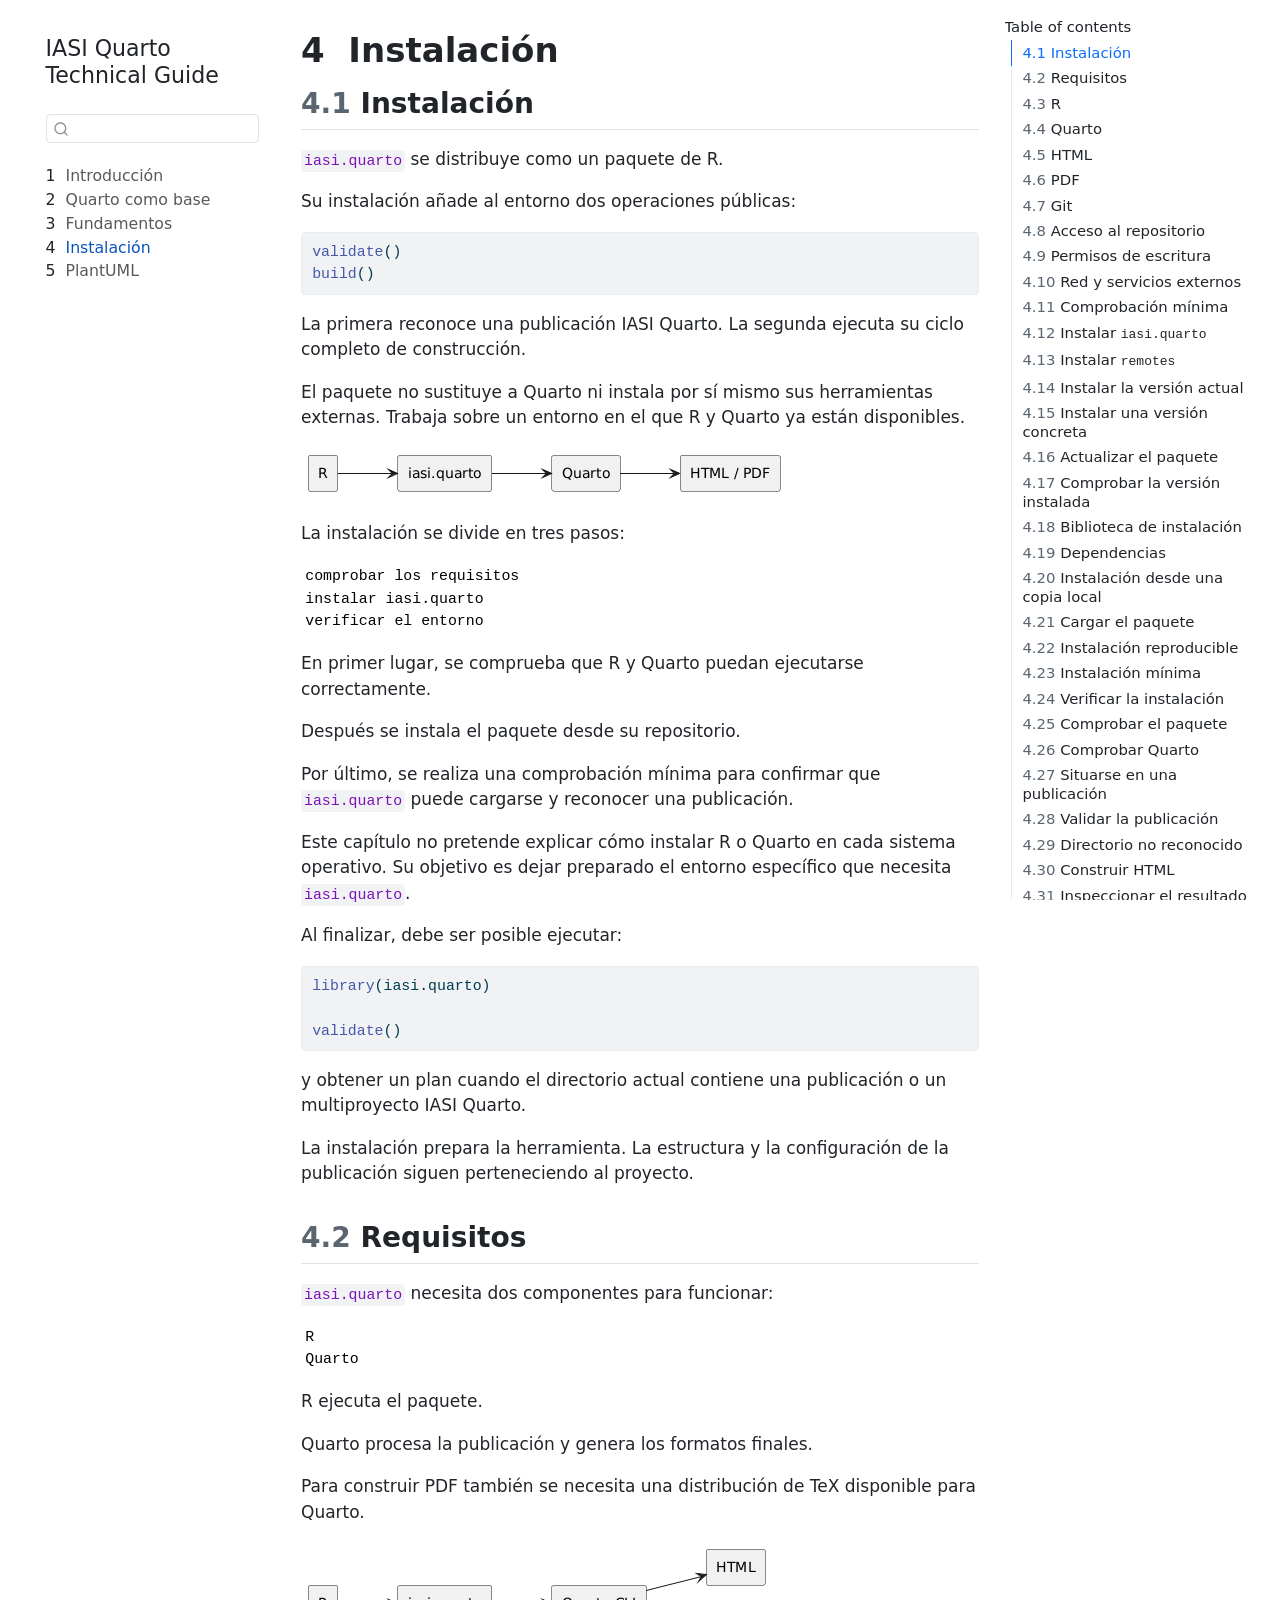
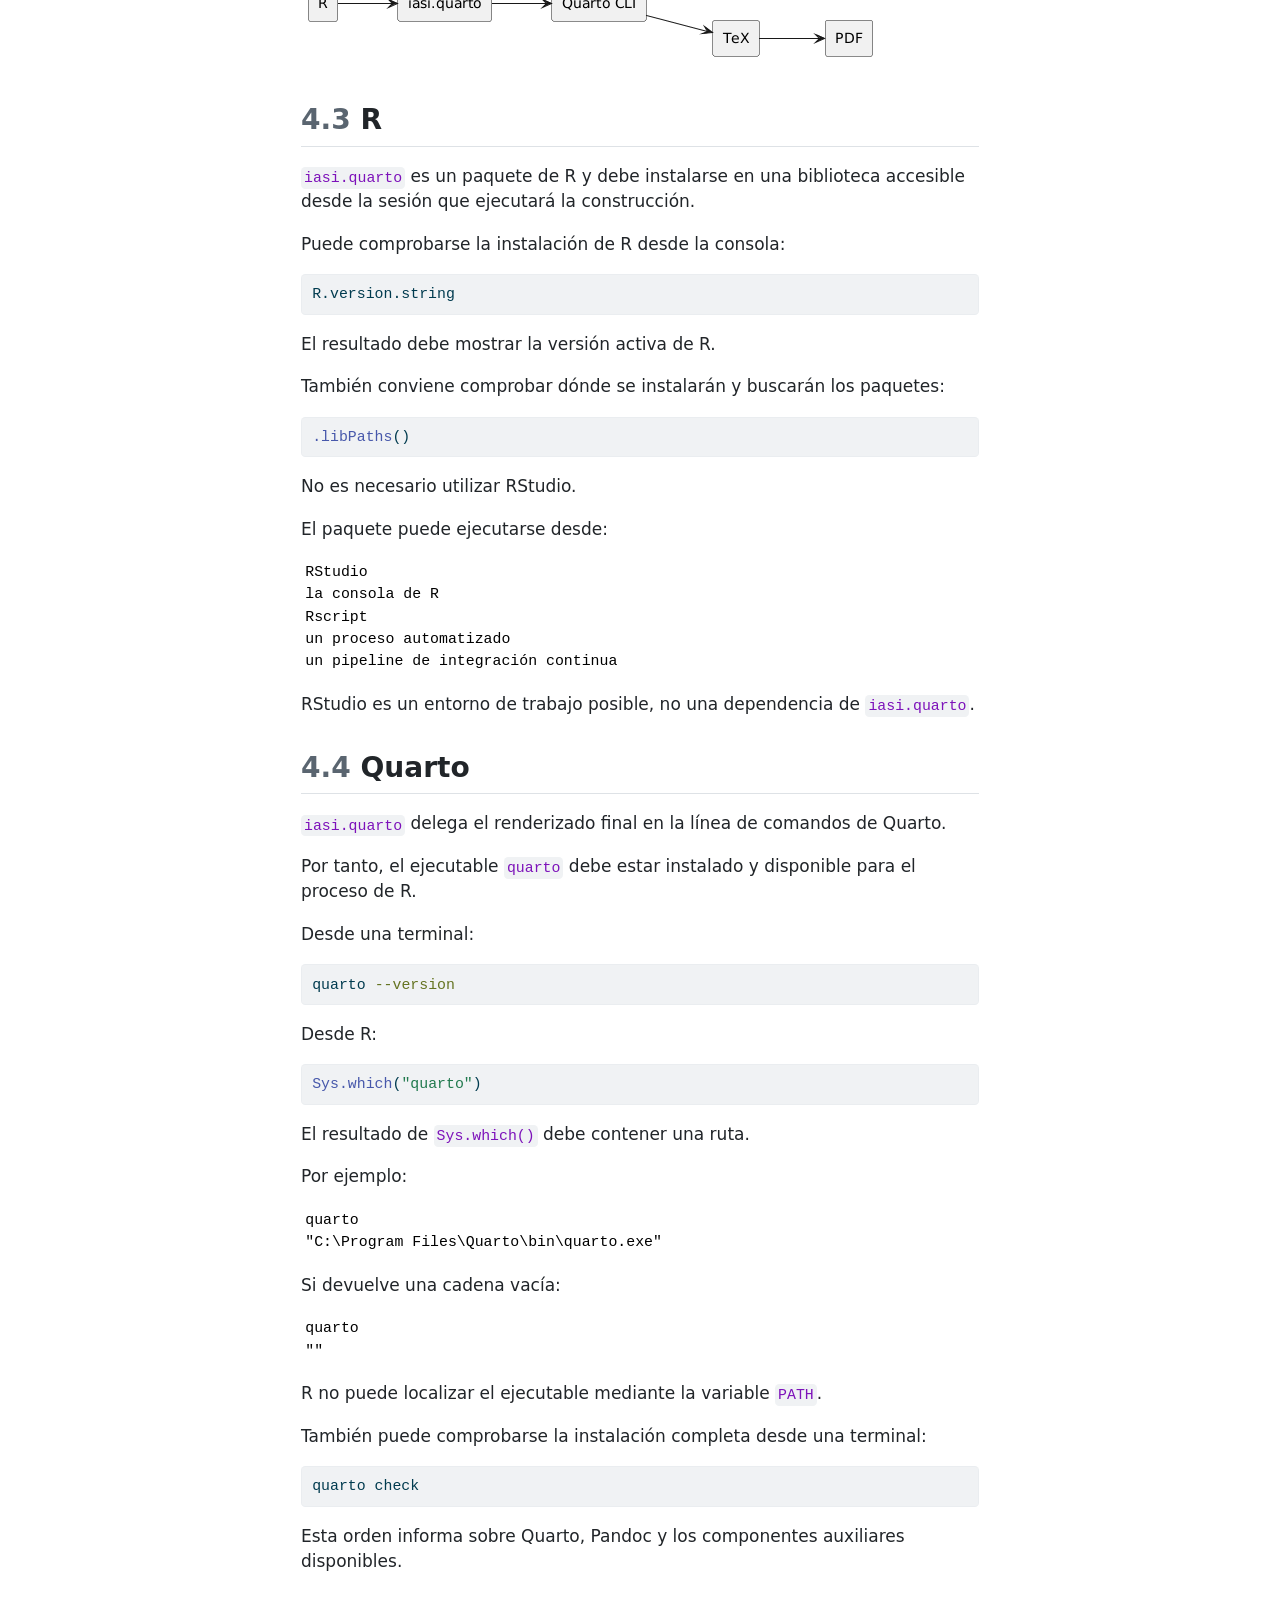
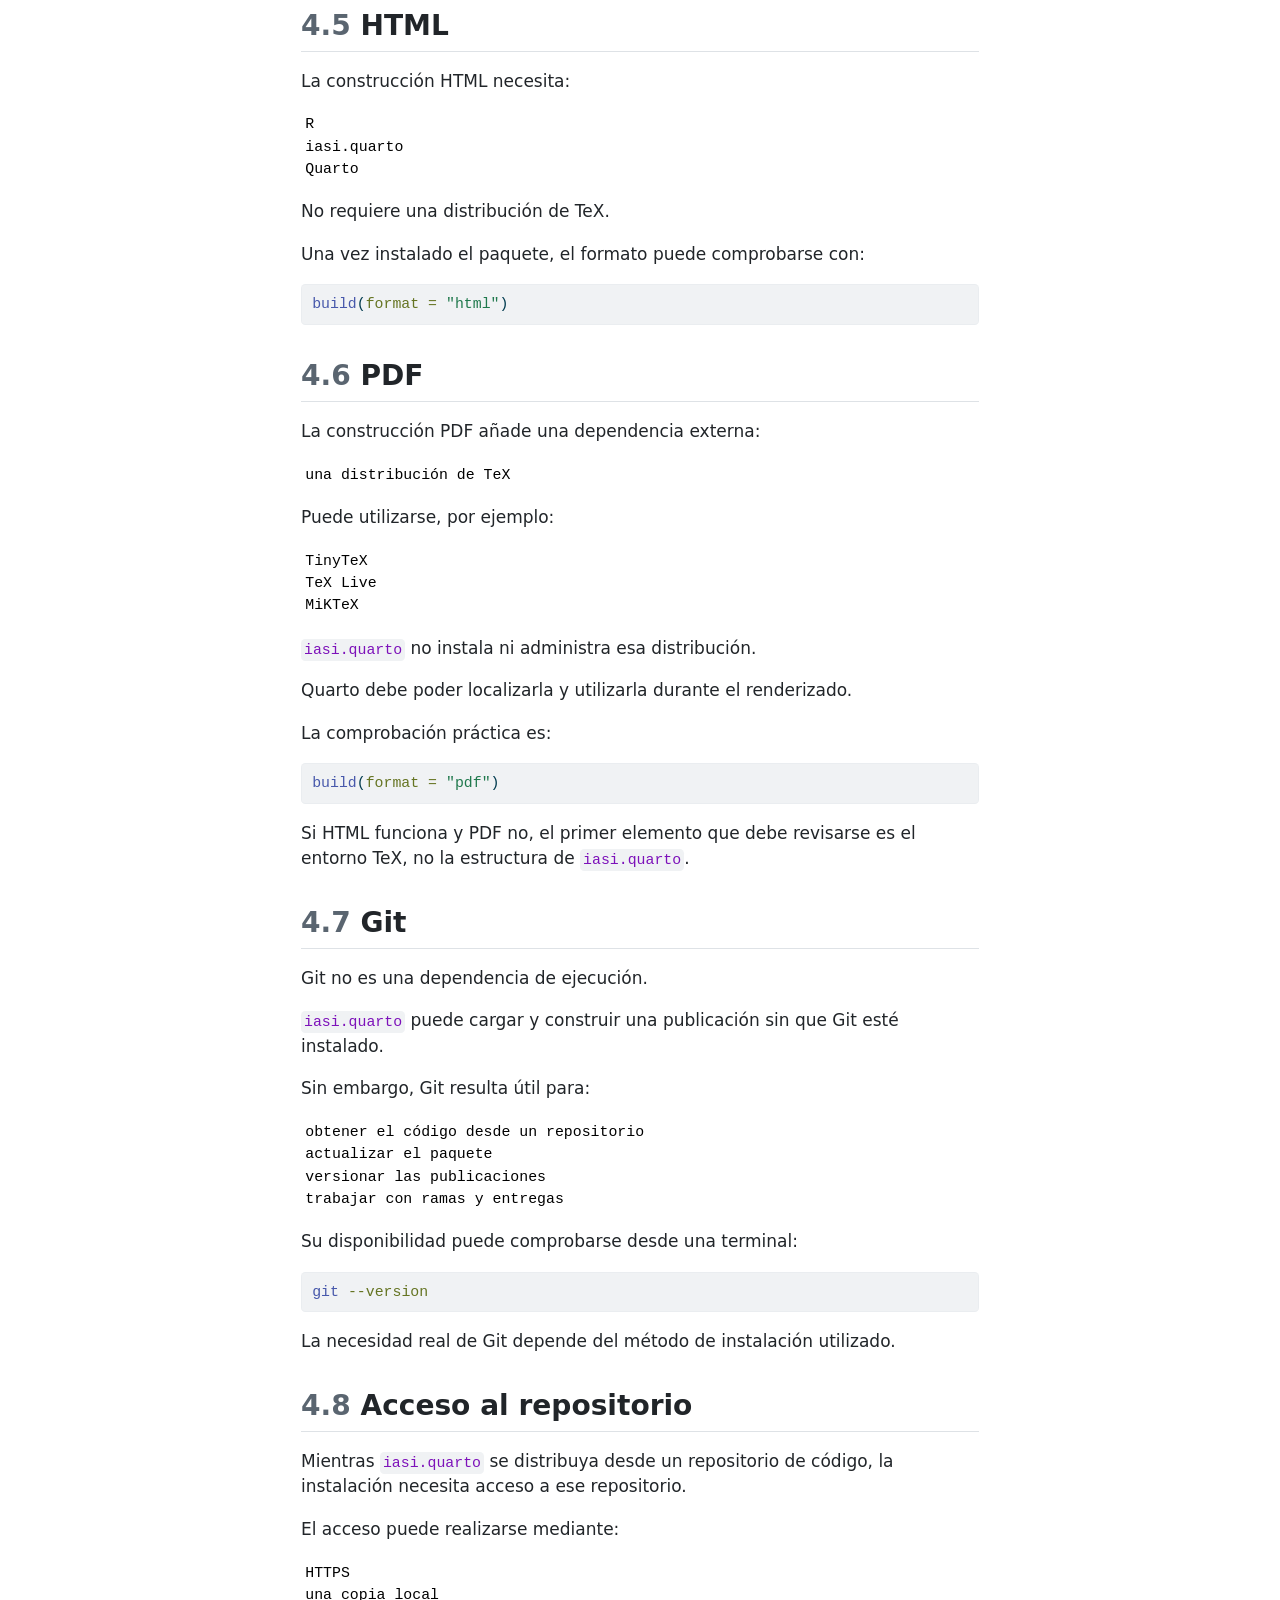
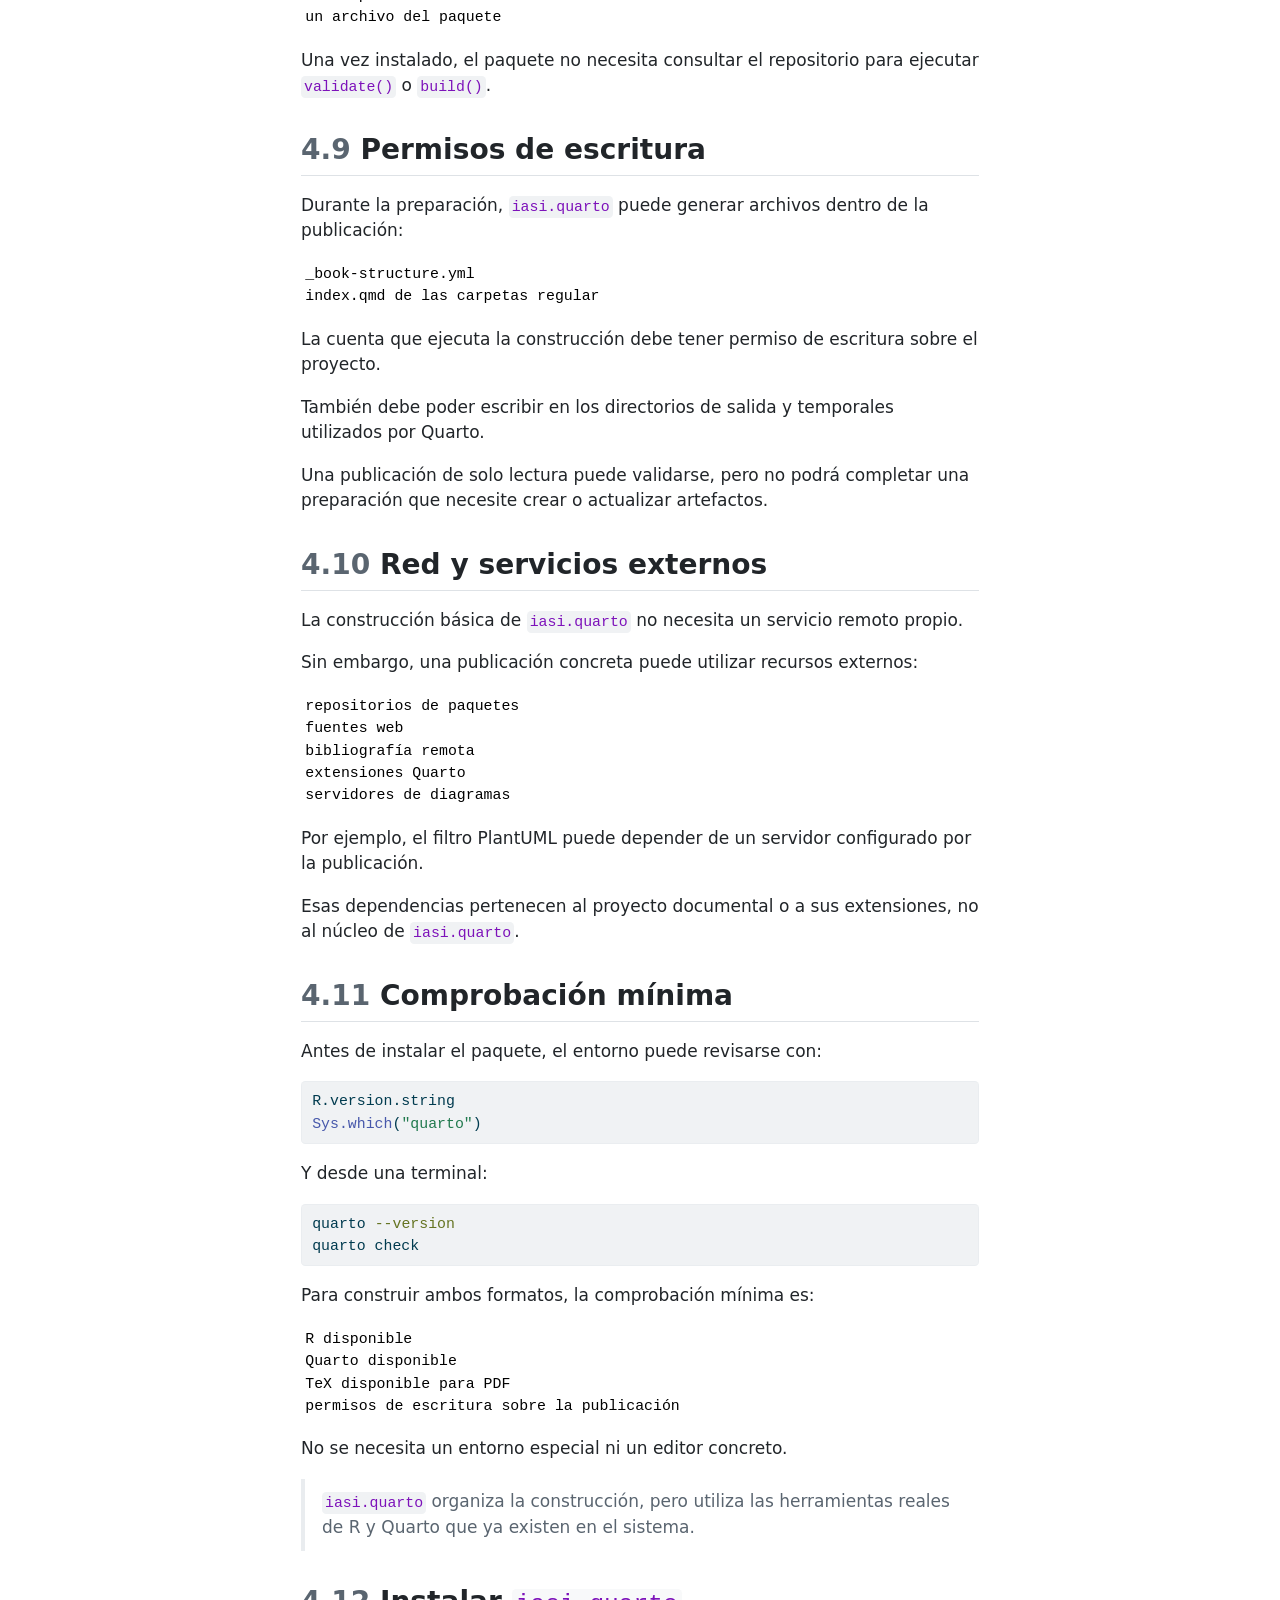
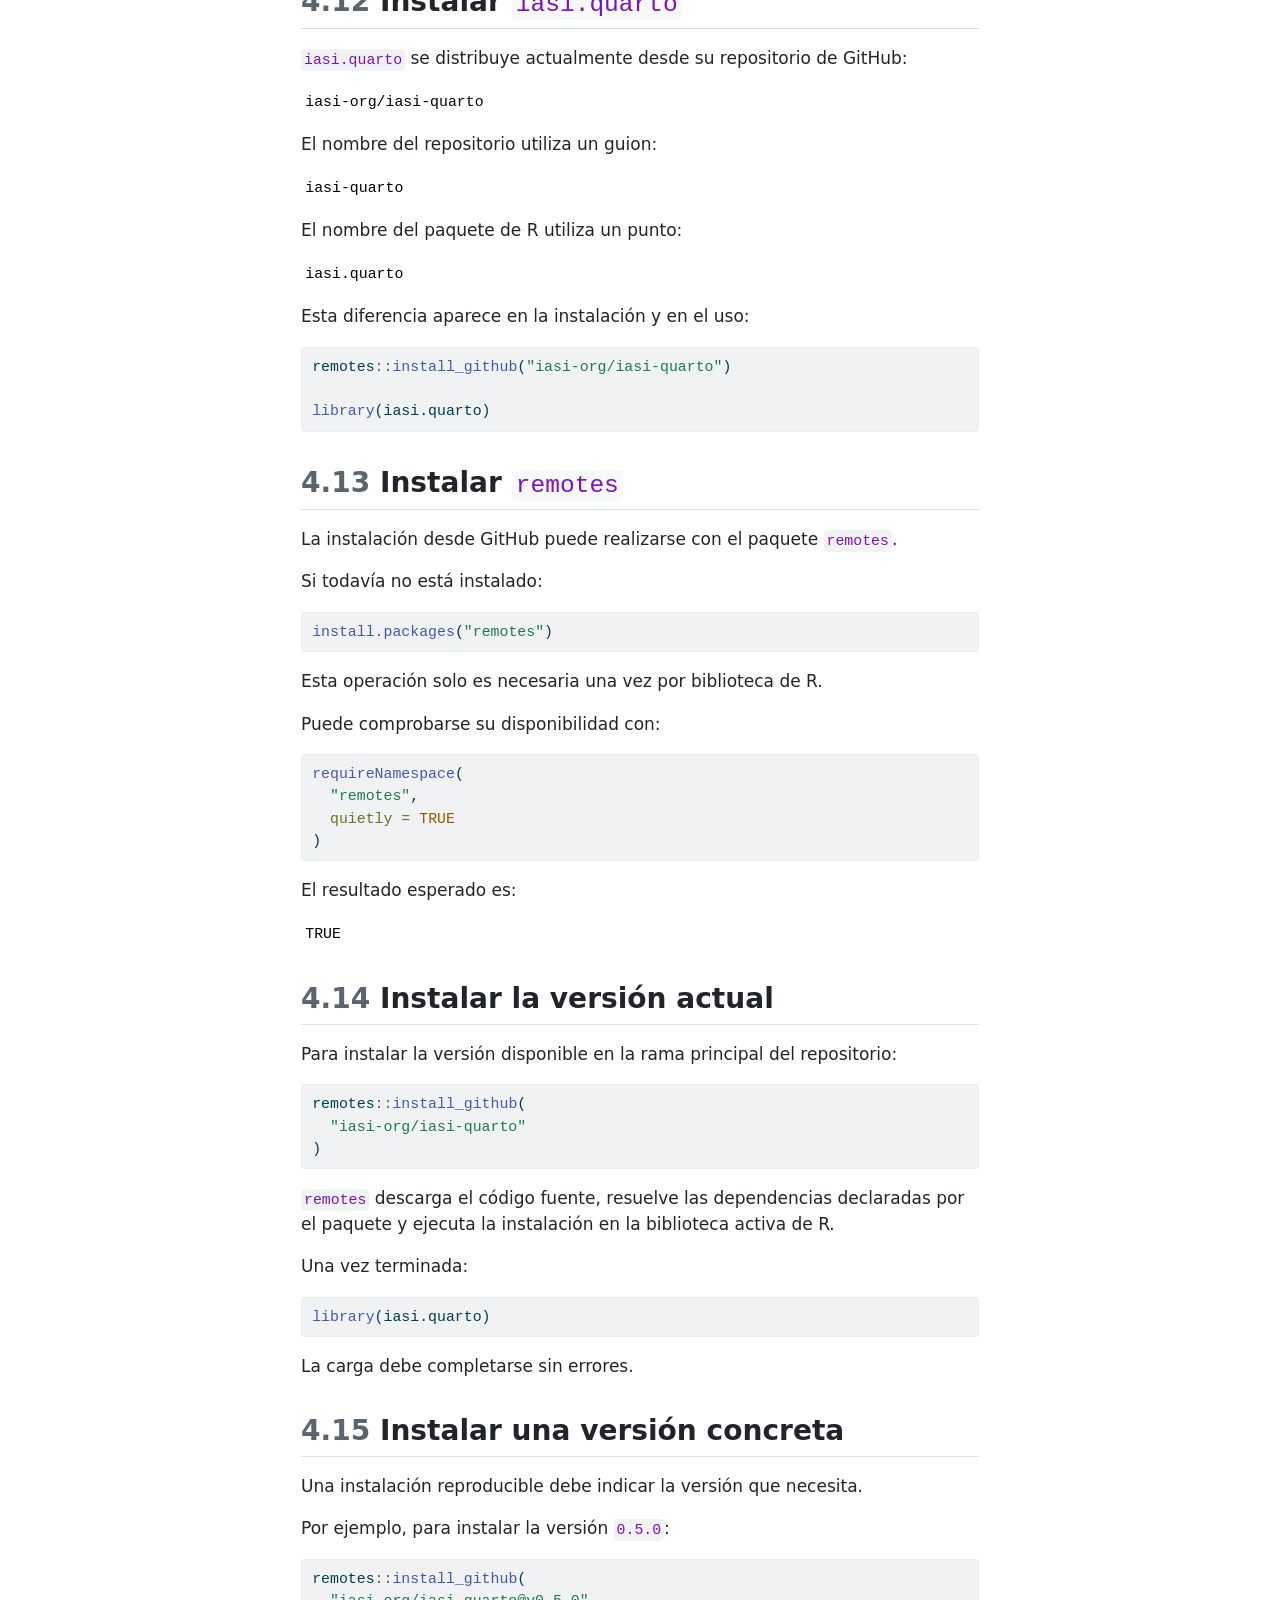
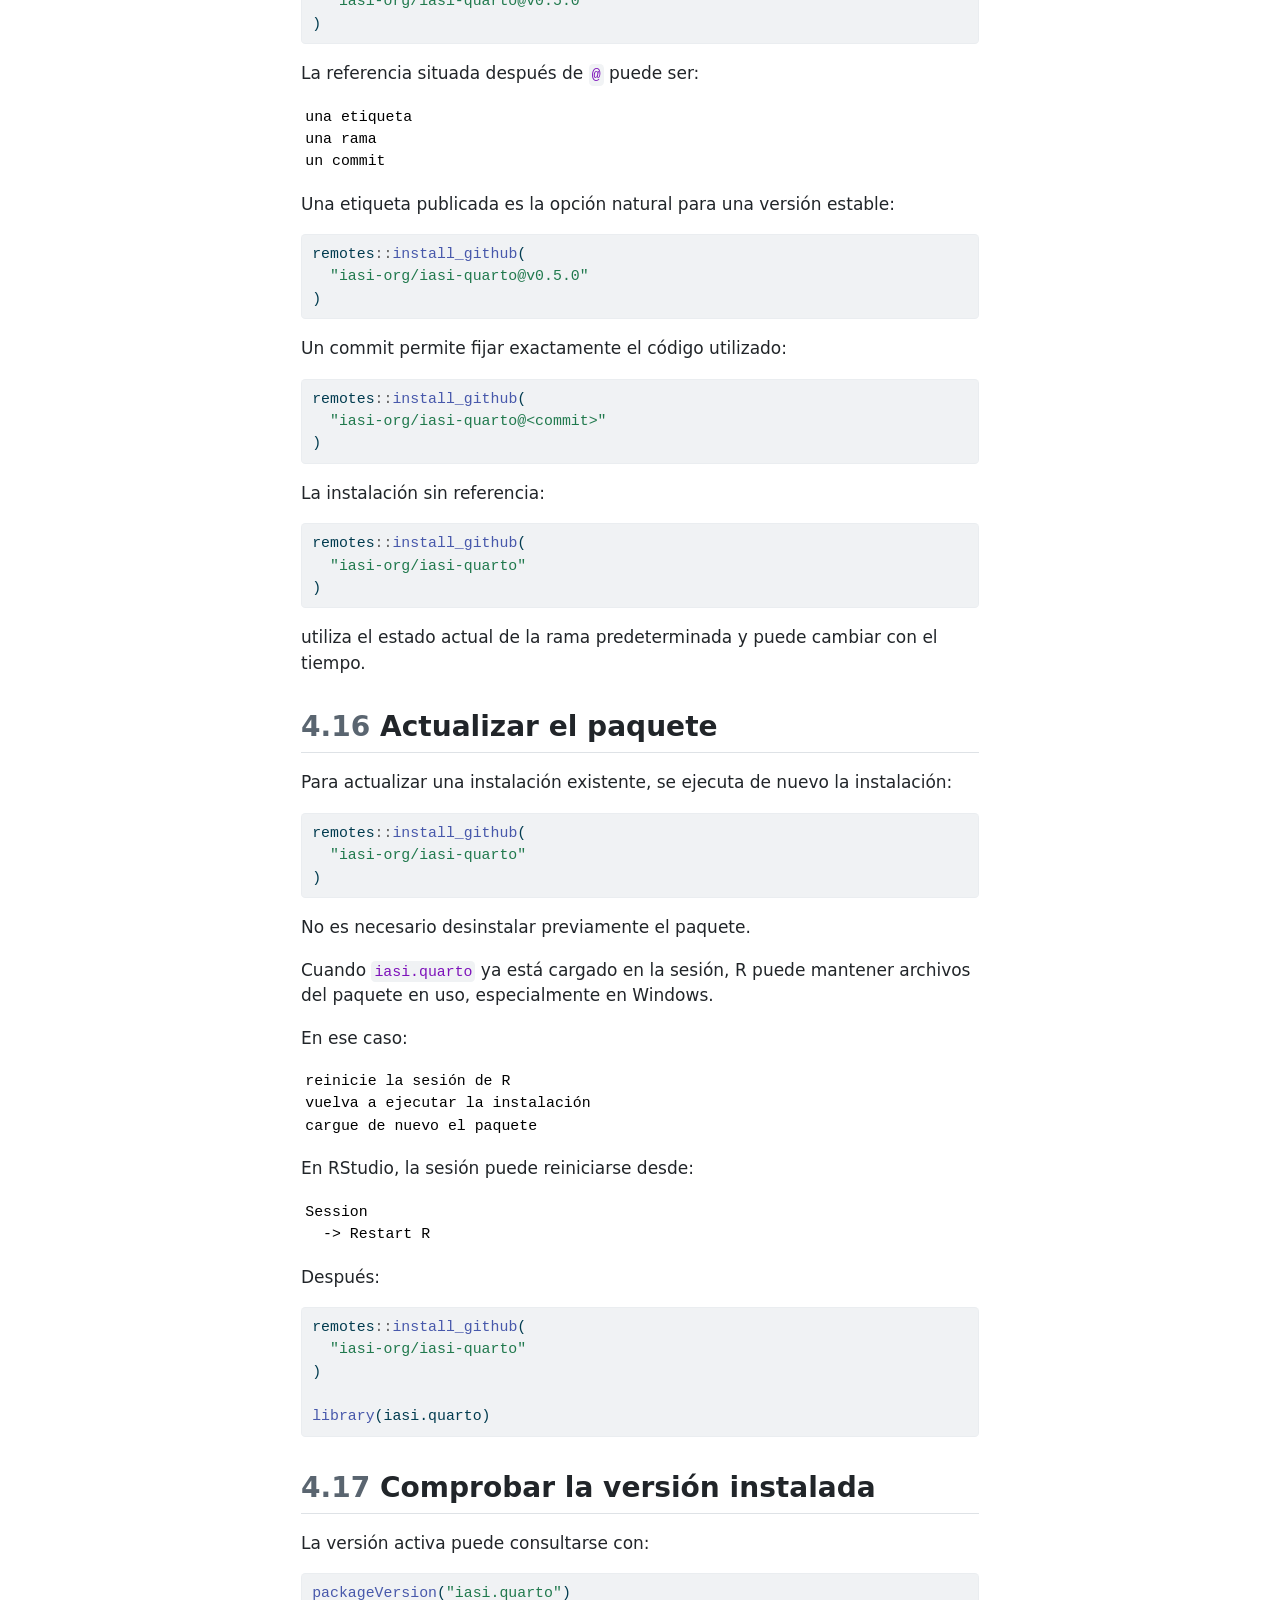
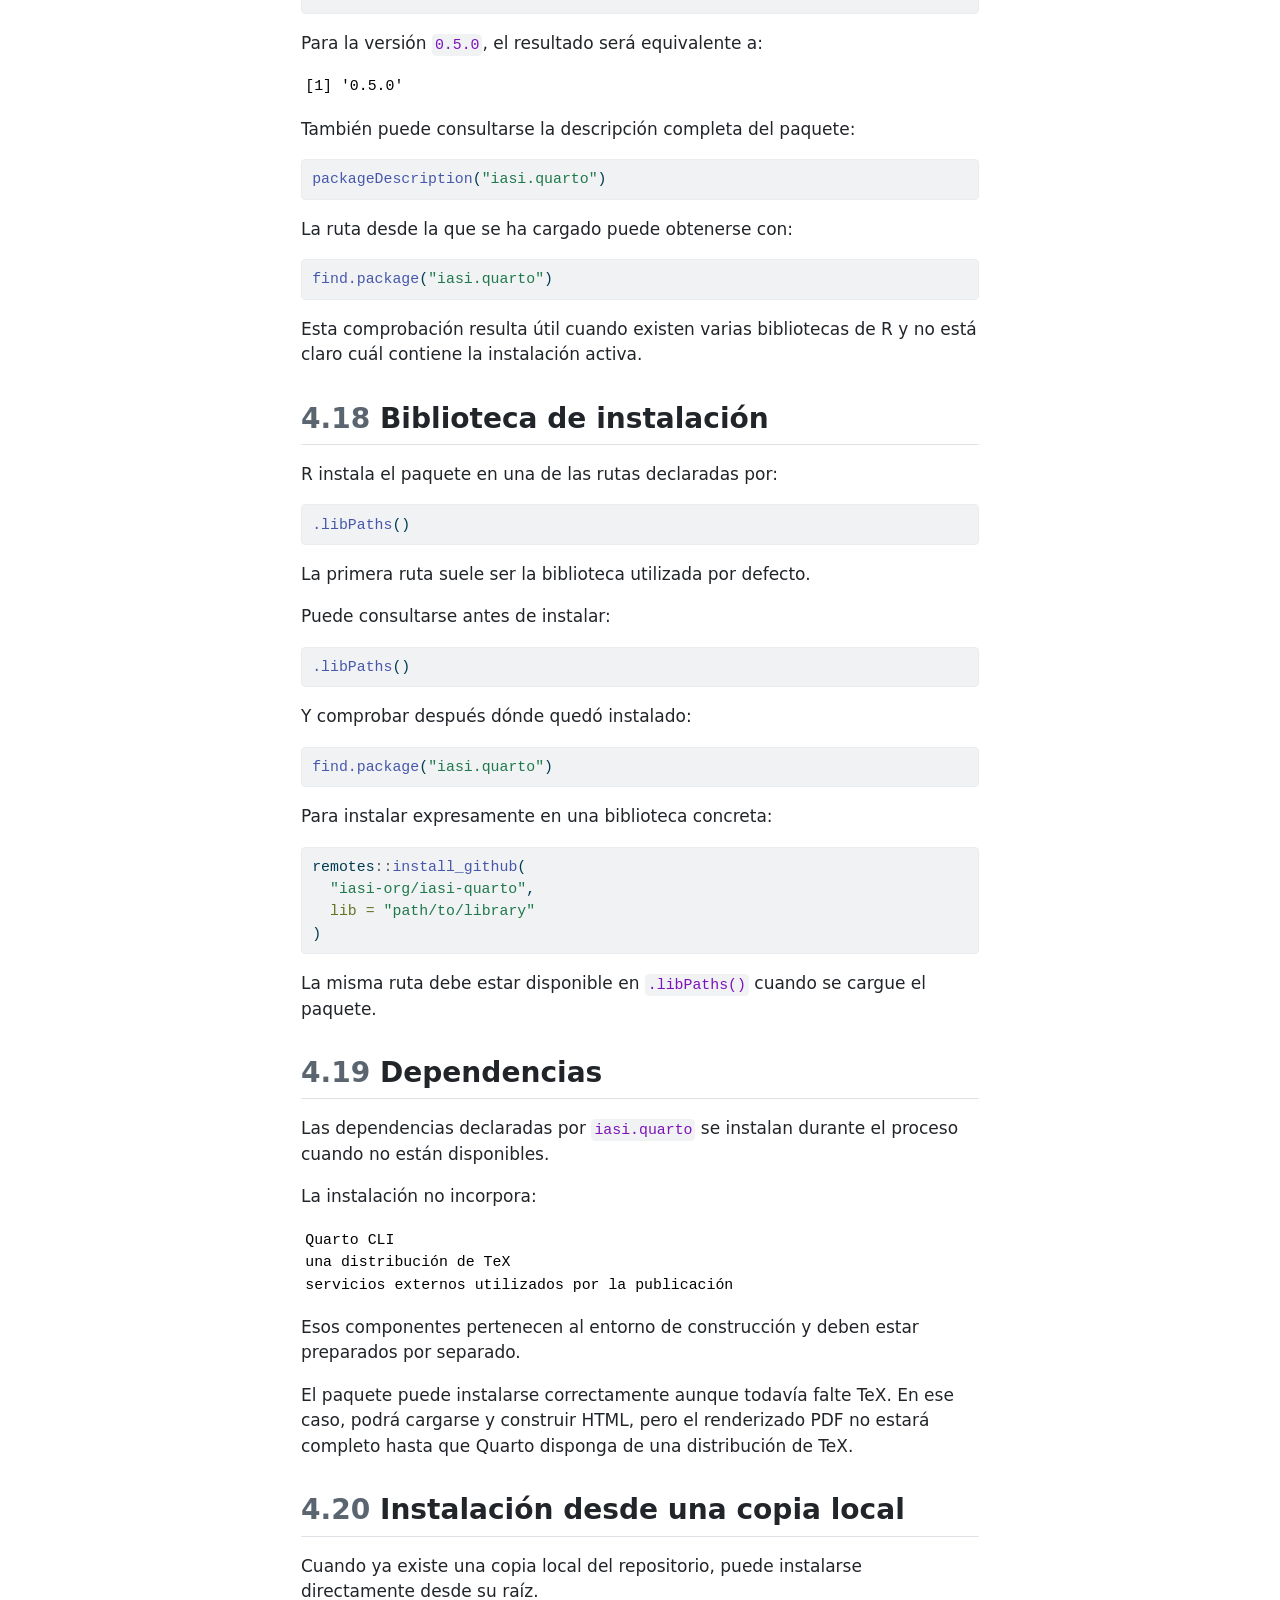
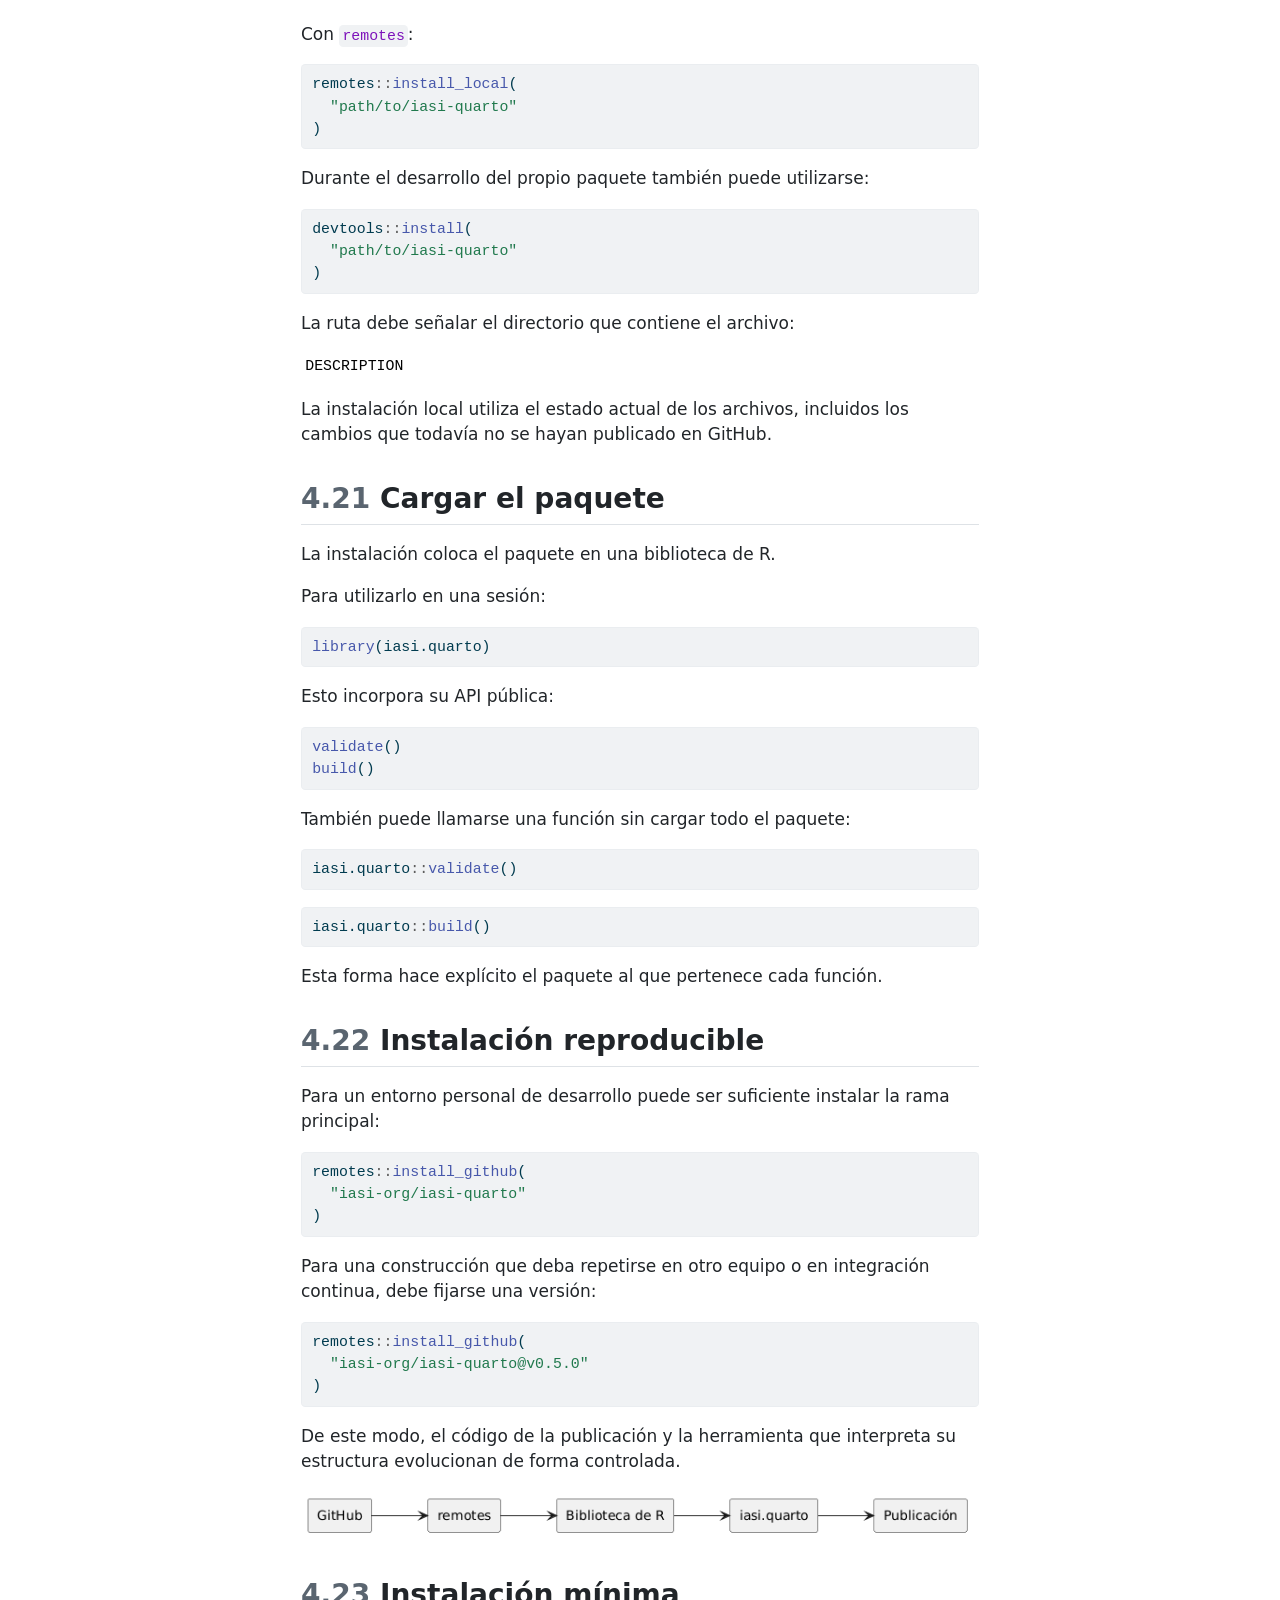
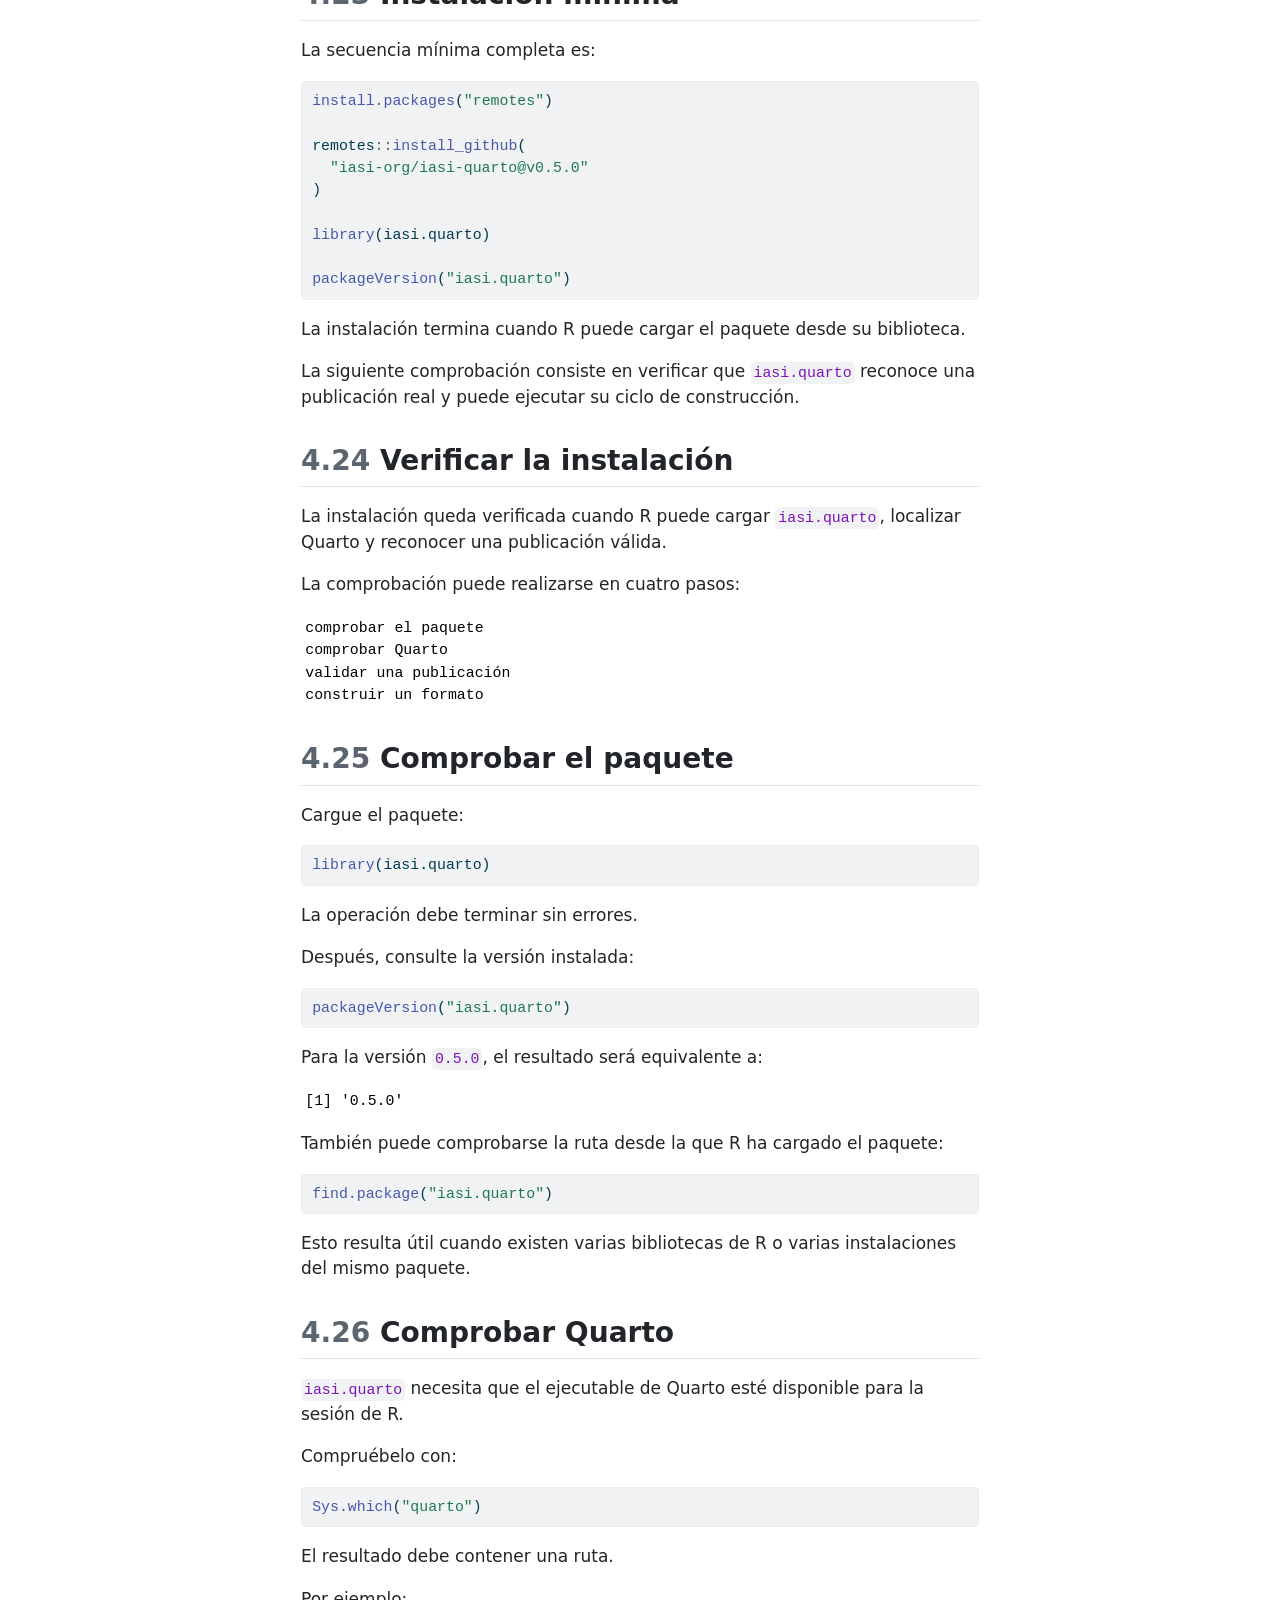
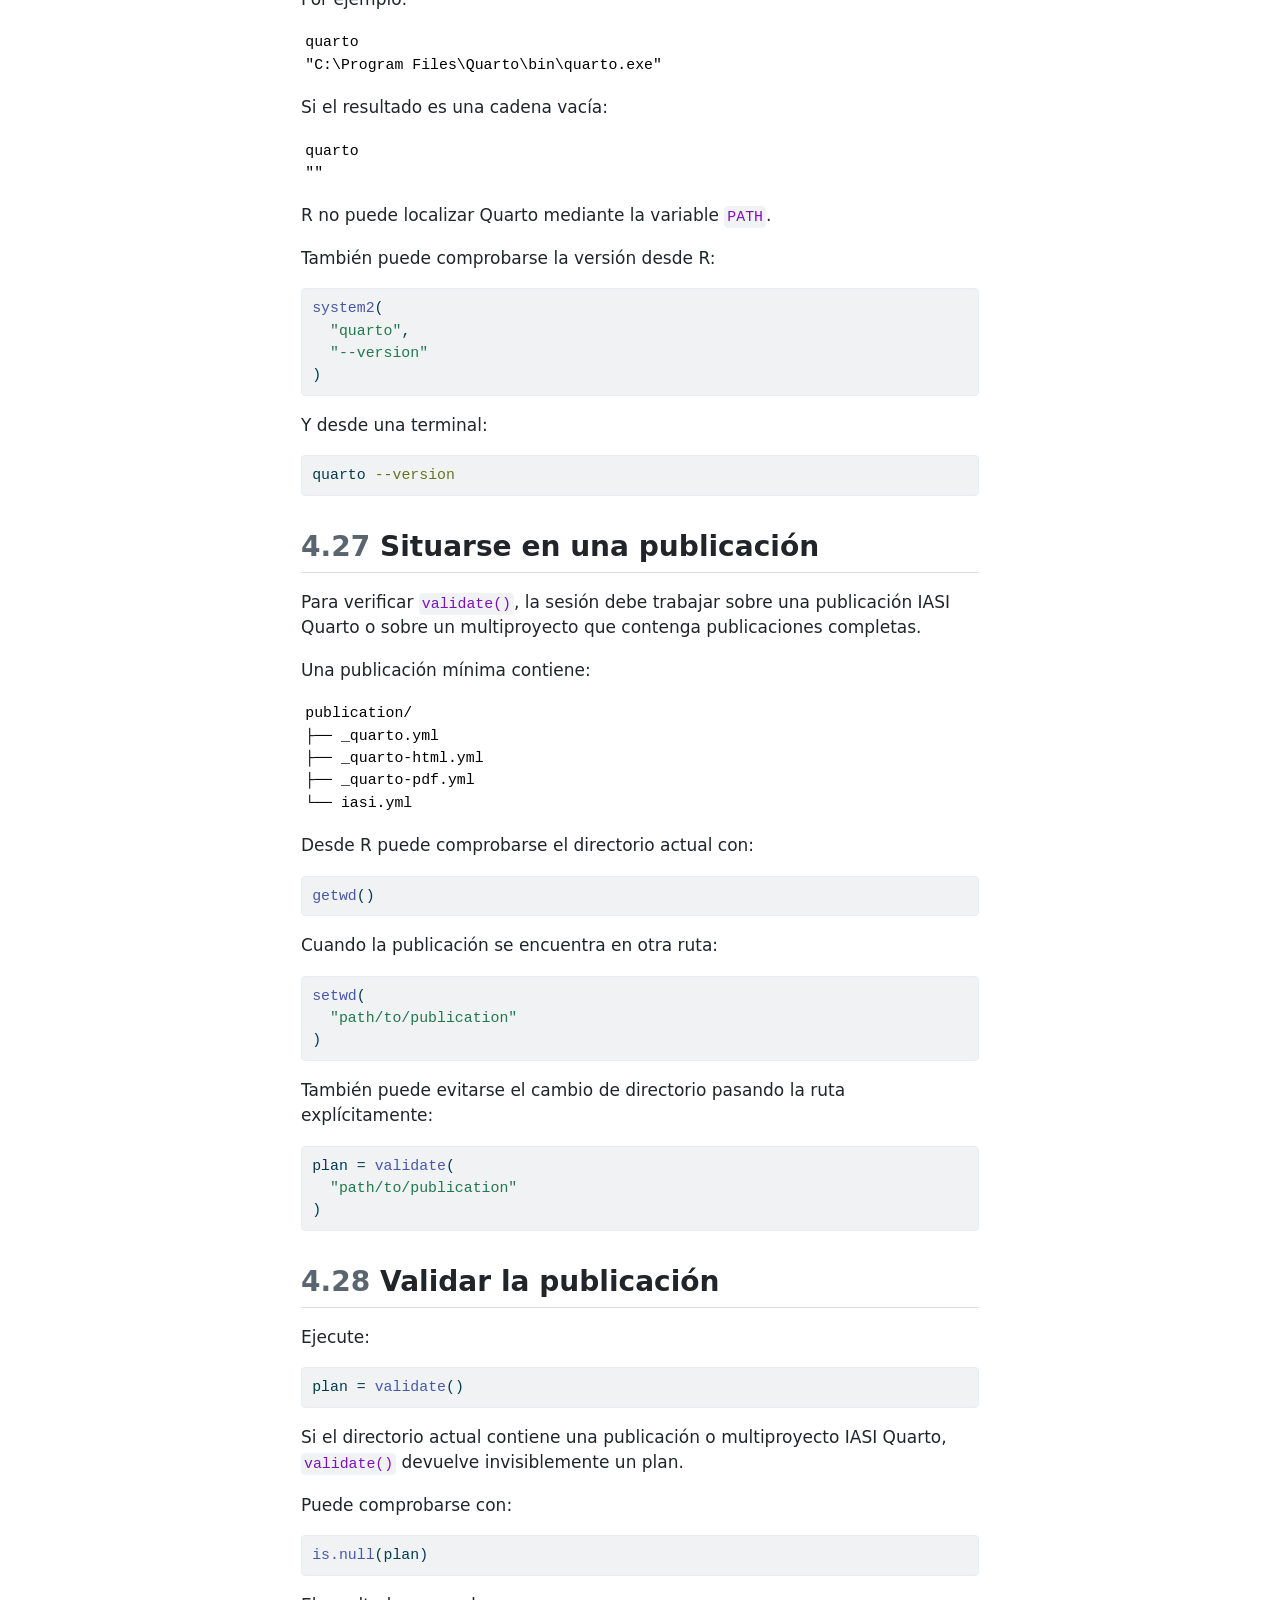
<file: docs/02-technical-guide/outputs/html/chapters/03-installation/index.html>
<!DOCTYPE html>
<html xmlns="http://www.w3.org/1999/xhtml" lang="en" xml:lang="en"><head>

<meta charset="utf-8">
<meta name="generator" content="quarto-1.10.18">

<meta name="viewport" content="width=device-width, initial-scale=1.0, user-scalable=yes">


<title>4&nbsp; Instalación – IASI Quarto Technical Guide</title>
<style>
/* Default styles provided by pandoc.
** See https://pandoc.org/MANUAL.html#variables-for-html for config info.
*/
span.smallcaps{font-variant: small-caps;}
div.columns{display: flex; gap: 1.5em;}
div.column{flex: auto;}
@media screen {
div.columns{gap: min(4vw, 1.5em);}
div.column{overflow-x: auto;}
}
div.hanging-indent{margin-left: 1.5em; text-indent: -1.5em;}
ul.task-list{list-style: none;}
ul.task-list li input[type="checkbox"] {
  width: 0.8em;
  margin: 0 0.8em 0.2em -1em; /* quarto-specific, see https://github.com/quarto-dev/quarto-cli/issues/4556 */ 
  vertical-align: middle;
}
/* CSS for syntax highlighting */
html { -webkit-text-size-adjust: 100%; }
pre > code.sourceCode { white-space: pre; position: relative; }
pre > code.sourceCode > span { display: inline-block; line-height: 1.25; }
pre > code.sourceCode > span:empty { height: 1.2em; }
.sourceCode { overflow: visible; }
code.sourceCode > span { color: inherit; text-decoration: inherit; }
div.sourceCode { margin: 1em 0; }
pre.sourceCode { margin: 0; }
@media screen {
div.sourceCode { overflow: auto; }
}
@media print {
pre > code.sourceCode { white-space: pre-wrap; }
pre > code.sourceCode > span { text-indent: -5em; padding-left: 5em; }
}
pre.numberSource code
  { counter-reset: source-line 0; }
pre.numberSource code > span
  { position: relative; left: -4em; counter-increment: source-line; }
pre.numberSource code > span > a:first-child::before
  { content: counter(source-line);
    position: relative; left: -1em; text-align: right; vertical-align: baseline;
    border: none; display: inline-block;
    -webkit-touch-callout: none; -webkit-user-select: none;
    -khtml-user-select: none; -moz-user-select: none;
    -ms-user-select: none; user-select: none;
    padding: 0 4px; width: 4em;
  }
pre.numberSource { margin-left: 3em;  padding-left: 4px; }
div.sourceCode
  {   }
@media screen {
pre > code.sourceCode > span > a:first-child::before { text-decoration: underline; }
}
</style>


<script src="../../site_libs/quarto-nav/quarto-nav.js"></script>
<script src="../../site_libs/quarto-nav/headroom.min.js"></script>
<script src="../../site_libs/clipboard/clipboard.min.js"></script>
<script src="../../site_libs/quarto-search/autocomplete.umd.js"></script>
<script src="../../site_libs/quarto-search/fuse.min.js"></script>
<script src="../../site_libs/quarto-search/quarto-search.js"></script>
<meta name="quarto:offset" content="../../">
<link href="../../chapters/04-plantuml/index.html" rel="next">
<link href="../../chapters/02-fundamentals/index.html" rel="prev">
<script src="../../site_libs/quarto-html/quarto.js" type="module"></script>
<script src="../../site_libs/quarto-html/tabsets/tabsets.js" type="module"></script>
<script src="../../site_libs/quarto-html/popper.min.js"></script>
<script src="../../site_libs/quarto-html/tippy.umd.min.js"></script>
<script src="../../site_libs/quarto-html/anchor.min.js"></script>
<link href="../../site_libs/quarto-html/tippy.css" rel="stylesheet">
<link href="../../site_libs/quarto-html/quarto-syntax-highlighting-64a204ab8560d761af7679ceaba22944.css" rel="stylesheet" id="quarto-text-highlighting-styles">
<script src="../../site_libs/bootstrap/bootstrap.min.js"></script>
<link href="../../site_libs/bootstrap/bootstrap-icons.css" rel="stylesheet">
<link href="../../site_libs/bootstrap/bootstrap-b808e4060ecc782e0bebc2c887f613fa.min.css" rel="stylesheet" append-hash="true" id="quarto-bootstrap" data-mode="light">
<script id="quarto-search-options" type="application/json">{
  "location": "sidebar",
  "copy-button": false,
  "collapse-after": 3,
  "panel-placement": "start",
  "type": "textbox",
  "limit": 50,
  "keyboard-shortcut": [
    "f",
    "/",
    "s"
  ],
  "show-item-context": false,
  "language": {
    "search-no-results-text": "No results",
    "search-matching-documents-text": "matching documents",
    "search-copy-link-title": "Copy link to search",
    "search-hide-matches-text": "Hide additional matches",
    "search-more-match-text": "more match in this document",
    "search-more-matches-text": "more matches in this document",
    "search-clear-button-title": "Clear",
    "search-text-placeholder": "",
    "search-detached-cancel-button-title": "Cancel",
    "search-submit-button-title": "Submit",
    "search-label": "Search"
  }
}</script>


</head>

<body class="nav-sidebar floating quarto-light">

<div id="quarto-search-results"></div>
  <header id="quarto-header" class="headroom fixed-top">
  <nav class="quarto-secondary-nav">
    <div class="container-fluid d-flex">
      <button type="button" class="quarto-btn-toggle btn" data-bs-toggle="collapse" role="button" data-bs-target=".quarto-sidebar-collapse-item" aria-controls="quarto-sidebar" aria-expanded="false" aria-label="Toggle sidebar navigation" onclick="if (window.quartoToggleHeadroom) { window.quartoToggleHeadroom(); }">
        <i class="bi bi-layout-text-sidebar-reverse"></i>
      </button>
        <nav class="quarto-page-breadcrumbs" aria-label="breadcrumb"><ol class="breadcrumb"><li class="breadcrumb-item"><a href="../../chapters/03-installation/index.html"><span class="chapter-number">4</span>&nbsp; <span class="chapter-title">Instalación</span></a></li></ol></nav>
        <a class="flex-grow-1" role="navigation" data-bs-toggle="collapse" data-bs-target=".quarto-sidebar-collapse-item" aria-controls="quarto-sidebar" aria-expanded="false" aria-label="Toggle sidebar navigation" onclick="if (window.quartoToggleHeadroom) { window.quartoToggleHeadroom(); }">      
        </a>
      <button type="button" class="btn quarto-search-button" aria-label="Search" onclick="window.quartoOpenSearch();">
        <i class="bi bi-search"></i>
      </button>
    </div>
  </nav>
</header>
<!-- content -->
<div id="quarto-content" class="quarto-container page-columns page-rows-contents page-layout-article">
<!-- sidebar -->
  <nav id="quarto-sidebar" class="sidebar collapse collapse-horizontal quarto-sidebar-collapse-item sidebar-navigation floating overflow-auto">
    <div class="pt-lg-2 mt-2 text-left sidebar-header">
    <div class="sidebar-title mb-0 py-0">
      <a href="../../">IASI Quarto Technical Guide</a> 
    </div>
      </div>
        <div class="mt-2 flex-shrink-0 align-items-center">
        <div class="sidebar-search">
        <div id="quarto-search" class="" title="Search"></div>
        </div>
        </div>
    <div class="sidebar-menu-container"> 
    <ul class="list-unstyled mt-1">
        <li class="sidebar-item">
  <div class="sidebar-item-container"> 
  <a href="../../index.html" class="sidebar-item-text sidebar-link">
 <span class="menu-text"><span class="chapter-number">1</span>&nbsp; <span class="chapter-title">Introducción</span></span></a>
  </div>
</li>
        <li class="sidebar-item">
  <div class="sidebar-item-container"> 
  <a href="../../chapters/01-intro/index.html" class="sidebar-item-text sidebar-link">
 <span class="menu-text"><span class="chapter-number">2</span>&nbsp; <span class="chapter-title">Quarto como base</span></span></a>
  </div>
</li>
        <li class="sidebar-item">
  <div class="sidebar-item-container"> 
  <a href="../../chapters/02-fundamentals/index.html" class="sidebar-item-text sidebar-link">
 <span class="menu-text"><span class="chapter-number">3</span>&nbsp; <span class="chapter-title">Fundamentos</span></span></a>
  </div>
</li>
        <li class="sidebar-item">
  <div class="sidebar-item-container"> 
  <a href="../../chapters/03-installation/index.html" class="sidebar-item-text sidebar-link active">
 <span class="menu-text"><span class="chapter-number">4</span>&nbsp; <span class="chapter-title">Instalación</span></span></a>
  </div>
</li>
        <li class="sidebar-item">
  <div class="sidebar-item-container"> 
  <a href="../../chapters/04-plantuml/index.html" class="sidebar-item-text sidebar-link">
 <span class="menu-text"><span class="chapter-number">5</span>&nbsp; <span class="chapter-title">PlantUML</span></span></a>
  </div>
</li>
    </ul>
    </div>
</nav>
<div id="quarto-sidebar-glass" class="quarto-sidebar-collapse-item" data-bs-toggle="collapse" data-bs-target=".quarto-sidebar-collapse-item"></div>
<!-- margin-sidebar -->
    <div id="quarto-margin-sidebar" class="sidebar margin-sidebar">
        <nav id="TOC" role="doc-toc" class="toc-active">
    <h2 id="toc-title">Table of contents</h2>
   
  <ul>
  <li><a href="#instalación" id="toc-instalación" class="nav-link active" data-scroll-target="#instalación"><span class="header-section-number">4.1</span> Instalación</a></li>
  <li><a href="#requisitos" id="toc-requisitos" class="nav-link" data-scroll-target="#requisitos"><span class="header-section-number">4.2</span> Requisitos</a></li>
  <li><a href="#r" id="toc-r" class="nav-link" data-scroll-target="#r"><span class="header-section-number">4.3</span> R</a></li>
  <li><a href="#quarto" id="toc-quarto" class="nav-link" data-scroll-target="#quarto"><span class="header-section-number">4.4</span> Quarto</a></li>
  <li><a href="#html" id="toc-html" class="nav-link" data-scroll-target="#html"><span class="header-section-number">4.5</span> HTML</a></li>
  <li><a href="#pdf" id="toc-pdf" class="nav-link" data-scroll-target="#pdf"><span class="header-section-number">4.6</span> PDF</a></li>
  <li><a href="#git" id="toc-git" class="nav-link" data-scroll-target="#git"><span class="header-section-number">4.7</span> Git</a></li>
  <li><a href="#acceso-al-repositorio" id="toc-acceso-al-repositorio" class="nav-link" data-scroll-target="#acceso-al-repositorio"><span class="header-section-number">4.8</span> Acceso al repositorio</a></li>
  <li><a href="#permisos-de-escritura" id="toc-permisos-de-escritura" class="nav-link" data-scroll-target="#permisos-de-escritura"><span class="header-section-number">4.9</span> Permisos de escritura</a></li>
  <li><a href="#red-y-servicios-externos" id="toc-red-y-servicios-externos" class="nav-link" data-scroll-target="#red-y-servicios-externos"><span class="header-section-number">4.10</span> Red y servicios externos</a></li>
  <li><a href="#comprobación-mínima" id="toc-comprobación-mínima" class="nav-link" data-scroll-target="#comprobación-mínima"><span class="header-section-number">4.11</span> Comprobación mínima</a></li>
  <li><a href="#instalar-iasi.quarto" id="toc-instalar-iasi.quarto" class="nav-link" data-scroll-target="#instalar-iasi.quarto"><span class="header-section-number">4.12</span> Instalar <code>iasi.quarto</code></a></li>
  <li><a href="#instalar-remotes" id="toc-instalar-remotes" class="nav-link" data-scroll-target="#instalar-remotes"><span class="header-section-number">4.13</span> Instalar <code>remotes</code></a></li>
  <li><a href="#instalar-la-versión-actual" id="toc-instalar-la-versión-actual" class="nav-link" data-scroll-target="#instalar-la-versión-actual"><span class="header-section-number">4.14</span> Instalar la versión actual</a></li>
  <li><a href="#instalar-una-versión-concreta" id="toc-instalar-una-versión-concreta" class="nav-link" data-scroll-target="#instalar-una-versión-concreta"><span class="header-section-number">4.15</span> Instalar una versión concreta</a></li>
  <li><a href="#actualizar-el-paquete" id="toc-actualizar-el-paquete" class="nav-link" data-scroll-target="#actualizar-el-paquete"><span class="header-section-number">4.16</span> Actualizar el paquete</a></li>
  <li><a href="#comprobar-la-versión-instalada" id="toc-comprobar-la-versión-instalada" class="nav-link" data-scroll-target="#comprobar-la-versión-instalada"><span class="header-section-number">4.17</span> Comprobar la versión instalada</a></li>
  <li><a href="#biblioteca-de-instalación" id="toc-biblioteca-de-instalación" class="nav-link" data-scroll-target="#biblioteca-de-instalación"><span class="header-section-number">4.18</span> Biblioteca de instalación</a></li>
  <li><a href="#dependencias" id="toc-dependencias" class="nav-link" data-scroll-target="#dependencias"><span class="header-section-number">4.19</span> Dependencias</a></li>
  <li><a href="#instalación-desde-una-copia-local" id="toc-instalación-desde-una-copia-local" class="nav-link" data-scroll-target="#instalación-desde-una-copia-local"><span class="header-section-number">4.20</span> Instalación desde una copia local</a></li>
  <li><a href="#cargar-el-paquete" id="toc-cargar-el-paquete" class="nav-link" data-scroll-target="#cargar-el-paquete"><span class="header-section-number">4.21</span> Cargar el paquete</a></li>
  <li><a href="#instalación-reproducible" id="toc-instalación-reproducible" class="nav-link" data-scroll-target="#instalación-reproducible"><span class="header-section-number">4.22</span> Instalación reproducible</a></li>
  <li><a href="#instalación-mínima" id="toc-instalación-mínima" class="nav-link" data-scroll-target="#instalación-mínima"><span class="header-section-number">4.23</span> Instalación mínima</a></li>
  <li><a href="#verificar-la-instalación" id="toc-verificar-la-instalación" class="nav-link" data-scroll-target="#verificar-la-instalación"><span class="header-section-number">4.24</span> Verificar la instalación</a></li>
  <li><a href="#comprobar-el-paquete" id="toc-comprobar-el-paquete" class="nav-link" data-scroll-target="#comprobar-el-paquete"><span class="header-section-number">4.25</span> Comprobar el paquete</a></li>
  <li><a href="#comprobar-quarto" id="toc-comprobar-quarto" class="nav-link" data-scroll-target="#comprobar-quarto"><span class="header-section-number">4.26</span> Comprobar Quarto</a></li>
  <li><a href="#situarse-en-una-publicación" id="toc-situarse-en-una-publicación" class="nav-link" data-scroll-target="#situarse-en-una-publicación"><span class="header-section-number">4.27</span> Situarse en una publicación</a></li>
  <li><a href="#validar-la-publicación" id="toc-validar-la-publicación" class="nav-link" data-scroll-target="#validar-la-publicación"><span class="header-section-number">4.28</span> Validar la publicación</a>
  <ul class="collapse">
  <li><a href="#publicación-actual" id="toc-publicación-actual" class="nav-link" data-scroll-target="#publicación-actual"><span class="header-section-number">4.28.1</span> Publicación actual</a></li>
  <li><a href="#multiproyecto" id="toc-multiproyecto" class="nav-link" data-scroll-target="#multiproyecto"><span class="header-section-number">4.28.2</span> Multiproyecto</a></li>
  </ul></li>
  <li><a href="#directorio-no-reconocido" id="toc-directorio-no-reconocido" class="nav-link" data-scroll-target="#directorio-no-reconocido"><span class="header-section-number">4.29</span> Directorio no reconocido</a></li>
  <li><a href="#construir-html" id="toc-construir-html" class="nav-link" data-scroll-target="#construir-html"><span class="header-section-number">4.30</span> Construir HTML</a></li>
  <li><a href="#inspeccionar-el-resultado" id="toc-inspeccionar-el-resultado" class="nav-link" data-scroll-target="#inspeccionar-el-resultado"><span class="header-section-number">4.31</span> Inspeccionar el resultado</a></li>
  <li><a href="#construir-pdf" id="toc-construir-pdf" class="nav-link" data-scroll-target="#construir-pdf"><span class="header-section-number">4.32</span> Construir PDF</a></li>
  <li><a href="#verificación-completa" id="toc-verificación-completa" class="nav-link" data-scroll-target="#verificación-completa"><span class="header-section-number">4.33</span> Verificación completa</a></li>
  <li><a href="#diagnóstico-rápido" id="toc-diagnóstico-rápido" class="nav-link" data-scroll-target="#diagnóstico-rápido"><span class="header-section-number">4.34</span> Diagnóstico rápido</a></li>
  <li><a href="#resultado-esperado" id="toc-resultado-esperado" class="nav-link" data-scroll-target="#resultado-esperado"><span class="header-section-number">4.35</span> Resultado esperado</a></li>
  </ul>
</nav>
    </div>
<!-- main -->
<main class="content" id="quarto-document-content"><header id="title-block-header" class="quarto-title-block"><h1 class="title display-7"><span class="chapter-number">4</span>&nbsp; <span class="chapter-title">Instalación</span></h1></header>

<header id="title-block-header">


</header>


<!-- Generated by iasi.quarto. Do not edit. -->
<section id="instalación" class="level2" data-number="4.1">
<h2 data-number="4.1" class="anchored" data-anchor-id="instalación"><span class="header-section-number">4.1</span> Instalación</h2>
<p><code>iasi.quarto</code> se distribuye como un paquete de R.</p>
<p>Su instalación añade al entorno dos operaciones públicas:</p>
<div class="code-copy-outer-scaffold"><div class="sourceCode" id="cb1"><pre class="sourceCode r code-with-copy"><code class="sourceCode r"><span id="cb1-1"><a href="#cb1-1" aria-hidden="true" tabindex="-1"></a><span class="fu">validate</span>()</span>
<span id="cb1-2"><a href="#cb1-2" aria-hidden="true" tabindex="-1"></a><span class="fu">build</span>()</span></code></pre></div><button title="Copy to Clipboard" class="code-copy-button"><i class="bi"></i></button></div>
<p>La primera reconoce una publicación IASI Quarto. La segunda ejecuta su ciclo completo de construcción.</p>
<p>El paquete no sustituye a Quarto ni instala por sí mismo sus herramientas externas. Trabaja sobre un entorno en el que R y Quarto ya están disponibles.</p>
<p><img src="index_files/mediabag/plantuml/7397cbafca8309ebc293ad2869f73857d38f8102.png" class="img-fluid"></p>
<p>La instalación se divide en tres pasos:</p>
<pre class="text"><code>comprobar los requisitos
instalar iasi.quarto
verificar el entorno</code></pre>
<p>En primer lugar, se comprueba que R y Quarto puedan ejecutarse correctamente.</p>
<p>Después se instala el paquete desde su repositorio.</p>
<p>Por último, se realiza una comprobación mínima para confirmar que <code>iasi.quarto</code> puede cargarse y reconocer una publicación.</p>
<p>Este capítulo no pretende explicar cómo instalar R o Quarto en cada sistema operativo. Su objetivo es dejar preparado el entorno específico que necesita <code>iasi.quarto</code>.</p>
<p>Al finalizar, debe ser posible ejecutar:</p>
<div class="code-copy-outer-scaffold"><div class="sourceCode" id="cb3"><pre class="sourceCode r code-with-copy"><code class="sourceCode r"><span id="cb3-1"><a href="#cb3-1" aria-hidden="true" tabindex="-1"></a><span class="fu">library</span>(iasi.quarto)</span>
<span id="cb3-2"><a href="#cb3-2" aria-hidden="true" tabindex="-1"></a></span>
<span id="cb3-3"><a href="#cb3-3" aria-hidden="true" tabindex="-1"></a><span class="fu">validate</span>()</span></code></pre></div><button title="Copy to Clipboard" class="code-copy-button"><i class="bi"></i></button></div>
<p>y obtener un plan cuando el directorio actual contiene una publicación o un multiproyecto IASI Quarto.</p>
<p>La instalación prepara la herramienta. La estructura y la configuración de la publicación siguen perteneciendo al proyecto.</p>
</section>
<section id="requisitos" class="level2" data-number="4.2">
<h2 data-number="4.2" class="anchored" data-anchor-id="requisitos"><span class="header-section-number">4.2</span> Requisitos</h2>
<p><code>iasi.quarto</code> necesita dos componentes para funcionar:</p>
<pre class="text"><code>R
Quarto</code></pre>
<p>R ejecuta el paquete.</p>
<p>Quarto procesa la publicación y genera los formatos finales.</p>
<p>Para construir PDF también se necesita una distribución de TeX disponible para Quarto.</p>
<p><img src="index_files/mediabag/plantuml/d138cc7d19c7193e23bf20730d81eb9fe94911b2.png" class="img-fluid"></p>
</section>
<section id="r" class="level2" data-number="4.3">
<h2 data-number="4.3" class="anchored" data-anchor-id="r"><span class="header-section-number">4.3</span> R</h2>
<p><code>iasi.quarto</code> es un paquete de R y debe instalarse en una biblioteca accesible desde la sesión que ejecutará la construcción.</p>
<p>Puede comprobarse la instalación de R desde la consola:</p>
<div class="code-copy-outer-scaffold"><div class="sourceCode" id="cb5"><pre class="sourceCode r code-with-copy"><code class="sourceCode r"><span id="cb5-1"><a href="#cb5-1" aria-hidden="true" tabindex="-1"></a>R.version.string</span></code></pre></div><button title="Copy to Clipboard" class="code-copy-button"><i class="bi"></i></button></div>
<p>El resultado debe mostrar la versión activa de R.</p>
<p>También conviene comprobar dónde se instalarán y buscarán los paquetes:</p>
<div class="code-copy-outer-scaffold"><div class="sourceCode" id="cb6"><pre class="sourceCode r code-with-copy"><code class="sourceCode r"><span id="cb6-1"><a href="#cb6-1" aria-hidden="true" tabindex="-1"></a><span class="fu">.libPaths</span>()</span></code></pre></div><button title="Copy to Clipboard" class="code-copy-button"><i class="bi"></i></button></div>
<p>No es necesario utilizar RStudio.</p>
<p>El paquete puede ejecutarse desde:</p>
<pre class="text"><code>RStudio
la consola de R
Rscript
un proceso automatizado
un pipeline de integración continua</code></pre>
<p>RStudio es un entorno de trabajo posible, no una dependencia de <code>iasi.quarto</code>.</p>
</section>
<section id="quarto" class="level2" data-number="4.4">
<h2 data-number="4.4" class="anchored" data-anchor-id="quarto"><span class="header-section-number">4.4</span> Quarto</h2>
<p><code>iasi.quarto</code> delega el renderizado final en la línea de comandos de Quarto.</p>
<p>Por tanto, el ejecutable <code>quarto</code> debe estar instalado y disponible para el proceso de R.</p>
<p>Desde una terminal:</p>
<div class="code-copy-outer-scaffold"><div class="sourceCode" id="cb8"><pre class="sourceCode bash code-with-copy"><code class="sourceCode bash"><span id="cb8-1"><a href="#cb8-1" aria-hidden="true" tabindex="-1"></a><span class="ex">quarto</span> <span class="at">--version</span></span></code></pre></div><button title="Copy to Clipboard" class="code-copy-button"><i class="bi"></i></button></div>
<p>Desde R:</p>
<div class="code-copy-outer-scaffold"><div class="sourceCode" id="cb9"><pre class="sourceCode r code-with-copy"><code class="sourceCode r"><span id="cb9-1"><a href="#cb9-1" aria-hidden="true" tabindex="-1"></a><span class="fu">Sys.which</span>(<span class="st">"quarto"</span>)</span></code></pre></div><button title="Copy to Clipboard" class="code-copy-button"><i class="bi"></i></button></div>
<p>El resultado de <code>Sys.which()</code> debe contener una ruta.</p>
<p>Por ejemplo:</p>
<pre class="text"><code>quarto
"C:\Program Files\Quarto\bin\quarto.exe"</code></pre>
<p>Si devuelve una cadena vacía:</p>
<pre class="text"><code>quarto
""</code></pre>
<p>R no puede localizar el ejecutable mediante la variable <code>PATH</code>.</p>
<p>También puede comprobarse la instalación completa desde una terminal:</p>
<div class="code-copy-outer-scaffold"><div class="sourceCode" id="cb12"><pre class="sourceCode bash code-with-copy"><code class="sourceCode bash"><span id="cb12-1"><a href="#cb12-1" aria-hidden="true" tabindex="-1"></a><span class="ex">quarto</span> check</span></code></pre></div><button title="Copy to Clipboard" class="code-copy-button"><i class="bi"></i></button></div>
<p>Esta orden informa sobre Quarto, Pandoc y los componentes auxiliares disponibles.</p>
</section>
<section id="html" class="level2" data-number="4.5">
<h2 data-number="4.5" class="anchored" data-anchor-id="html"><span class="header-section-number">4.5</span> HTML</h2>
<p>La construcción HTML necesita:</p>
<pre class="text"><code>R
iasi.quarto
Quarto</code></pre>
<p>No requiere una distribución de TeX.</p>
<p>Una vez instalado el paquete, el formato puede comprobarse con:</p>
<div class="code-copy-outer-scaffold"><div class="sourceCode" id="cb14"><pre class="sourceCode r code-with-copy"><code class="sourceCode r"><span id="cb14-1"><a href="#cb14-1" aria-hidden="true" tabindex="-1"></a><span class="fu">build</span>(<span class="at">format =</span> <span class="st">"html"</span>)</span></code></pre></div><button title="Copy to Clipboard" class="code-copy-button"><i class="bi"></i></button></div>
</section>
<section id="pdf" class="level2" data-number="4.6">
<h2 data-number="4.6" class="anchored" data-anchor-id="pdf"><span class="header-section-number">4.6</span> PDF</h2>
<p>La construcción PDF añade una dependencia externa:</p>
<pre class="text"><code>una distribución de TeX</code></pre>
<p>Puede utilizarse, por ejemplo:</p>
<pre class="text"><code>TinyTeX
TeX Live
MiKTeX</code></pre>
<p><code>iasi.quarto</code> no instala ni administra esa distribución.</p>
<p>Quarto debe poder localizarla y utilizarla durante el renderizado.</p>
<p>La comprobación práctica es:</p>
<div class="code-copy-outer-scaffold"><div class="sourceCode" id="cb17"><pre class="sourceCode r code-with-copy"><code class="sourceCode r"><span id="cb17-1"><a href="#cb17-1" aria-hidden="true" tabindex="-1"></a><span class="fu">build</span>(<span class="at">format =</span> <span class="st">"pdf"</span>)</span></code></pre></div><button title="Copy to Clipboard" class="code-copy-button"><i class="bi"></i></button></div>
<p>Si HTML funciona y PDF no, el primer elemento que debe revisarse es el entorno TeX, no la estructura de <code>iasi.quarto</code>.</p>
</section>
<section id="git" class="level2" data-number="4.7">
<h2 data-number="4.7" class="anchored" data-anchor-id="git"><span class="header-section-number">4.7</span> Git</h2>
<p>Git no es una dependencia de ejecución.</p>
<p><code>iasi.quarto</code> puede cargar y construir una publicación sin que Git esté instalado.</p>
<p>Sin embargo, Git resulta útil para:</p>
<pre class="text"><code>obtener el código desde un repositorio
actualizar el paquete
versionar las publicaciones
trabajar con ramas y entregas</code></pre>
<p>Su disponibilidad puede comprobarse desde una terminal:</p>
<div class="code-copy-outer-scaffold"><div class="sourceCode" id="cb19"><pre class="sourceCode bash code-with-copy"><code class="sourceCode bash"><span id="cb19-1"><a href="#cb19-1" aria-hidden="true" tabindex="-1"></a><span class="fu">git</span> <span class="at">--version</span></span></code></pre></div><button title="Copy to Clipboard" class="code-copy-button"><i class="bi"></i></button></div>
<p>La necesidad real de Git depende del método de instalación utilizado.</p>
</section>
<section id="acceso-al-repositorio" class="level2" data-number="4.8">
<h2 data-number="4.8" class="anchored" data-anchor-id="acceso-al-repositorio"><span class="header-section-number">4.8</span> Acceso al repositorio</h2>
<p>Mientras <code>iasi.quarto</code> se distribuya desde un repositorio de código, la instalación necesita acceso a ese repositorio.</p>
<p>El acceso puede realizarse mediante:</p>
<pre class="text"><code>HTTPS
una copia local
un archivo del paquete</code></pre>
<p>Una vez instalado, el paquete no necesita consultar el repositorio para ejecutar <code>validate()</code> o <code>build()</code>.</p>
</section>
<section id="permisos-de-escritura" class="level2" data-number="4.9">
<h2 data-number="4.9" class="anchored" data-anchor-id="permisos-de-escritura"><span class="header-section-number">4.9</span> Permisos de escritura</h2>
<p>Durante la preparación, <code>iasi.quarto</code> puede generar archivos dentro de la publicación:</p>
<pre class="text"><code>_book-structure.yml
index.qmd de las carpetas regular</code></pre>
<p>La cuenta que ejecuta la construcción debe tener permiso de escritura sobre el proyecto.</p>
<p>También debe poder escribir en los directorios de salida y temporales utilizados por Quarto.</p>
<p>Una publicación de solo lectura puede validarse, pero no podrá completar una preparación que necesite crear o actualizar artefactos.</p>
</section>
<section id="red-y-servicios-externos" class="level2" data-number="4.10">
<h2 data-number="4.10" class="anchored" data-anchor-id="red-y-servicios-externos"><span class="header-section-number">4.10</span> Red y servicios externos</h2>
<p>La construcción básica de <code>iasi.quarto</code> no necesita un servicio remoto propio.</p>
<p>Sin embargo, una publicación concreta puede utilizar recursos externos:</p>
<pre class="text"><code>repositorios de paquetes
fuentes web
bibliografía remota
extensiones Quarto
servidores de diagramas</code></pre>
<p>Por ejemplo, el filtro PlantUML puede depender de un servidor configurado por la publicación.</p>
<p>Esas dependencias pertenecen al proyecto documental o a sus extensiones, no al núcleo de <code>iasi.quarto</code>.</p>
</section>
<section id="comprobación-mínima" class="level2" data-number="4.11">
<h2 data-number="4.11" class="anchored" data-anchor-id="comprobación-mínima"><span class="header-section-number">4.11</span> Comprobación mínima</h2>
<p>Antes de instalar el paquete, el entorno puede revisarse con:</p>
<div class="code-copy-outer-scaffold"><div class="sourceCode" id="cb23"><pre class="sourceCode r code-with-copy"><code class="sourceCode r"><span id="cb23-1"><a href="#cb23-1" aria-hidden="true" tabindex="-1"></a>R.version.string</span>
<span id="cb23-2"><a href="#cb23-2" aria-hidden="true" tabindex="-1"></a><span class="fu">Sys.which</span>(<span class="st">"quarto"</span>)</span></code></pre></div><button title="Copy to Clipboard" class="code-copy-button"><i class="bi"></i></button></div>
<p>Y desde una terminal:</p>
<div class="code-copy-outer-scaffold"><div class="sourceCode" id="cb24"><pre class="sourceCode bash code-with-copy"><code class="sourceCode bash"><span id="cb24-1"><a href="#cb24-1" aria-hidden="true" tabindex="-1"></a><span class="ex">quarto</span> <span class="at">--version</span></span>
<span id="cb24-2"><a href="#cb24-2" aria-hidden="true" tabindex="-1"></a><span class="ex">quarto</span> check</span></code></pre></div><button title="Copy to Clipboard" class="code-copy-button"><i class="bi"></i></button></div>
<p>Para construir ambos formatos, la comprobación mínima es:</p>
<pre class="text"><code>R disponible
Quarto disponible
TeX disponible para PDF
permisos de escritura sobre la publicación</code></pre>
<p>No se necesita un entorno especial ni un editor concreto.</p>
<blockquote class="blockquote">
<p><code>iasi.quarto</code> organiza la construcción, pero utiliza las herramientas reales de R y Quarto que ya existen en el sistema.</p>
</blockquote>
</section>
<section id="instalar-iasi.quarto" class="level2" data-number="4.12">
<h2 data-number="4.12" class="anchored" data-anchor-id="instalar-iasi.quarto"><span class="header-section-number">4.12</span> Instalar <code>iasi.quarto</code></h2>
<p><code>iasi.quarto</code> se distribuye actualmente desde su repositorio de GitHub:</p>
<pre class="text"><code>iasi-org/iasi-quarto</code></pre>
<p>El nombre del repositorio utiliza un guion:</p>
<pre class="text"><code>iasi-quarto</code></pre>
<p>El nombre del paquete de R utiliza un punto:</p>
<pre class="text"><code>iasi.quarto</code></pre>
<p>Esta diferencia aparece en la instalación y en el uso:</p>
<div class="code-copy-outer-scaffold"><div class="sourceCode" id="cb29"><pre class="sourceCode r code-with-copy"><code class="sourceCode r"><span id="cb29-1"><a href="#cb29-1" aria-hidden="true" tabindex="-1"></a>remotes<span class="sc">::</span><span class="fu">install_github</span>(<span class="st">"iasi-org/iasi-quarto"</span>)</span>
<span id="cb29-2"><a href="#cb29-2" aria-hidden="true" tabindex="-1"></a></span>
<span id="cb29-3"><a href="#cb29-3" aria-hidden="true" tabindex="-1"></a><span class="fu">library</span>(iasi.quarto)</span></code></pre></div><button title="Copy to Clipboard" class="code-copy-button"><i class="bi"></i></button></div>
</section>
<section id="instalar-remotes" class="level2" data-number="4.13">
<h2 data-number="4.13" class="anchored" data-anchor-id="instalar-remotes"><span class="header-section-number">4.13</span> Instalar <code>remotes</code></h2>
<p>La instalación desde GitHub puede realizarse con el paquete <code>remotes</code>.</p>
<p>Si todavía no está instalado:</p>
<div class="code-copy-outer-scaffold"><div class="sourceCode" id="cb30"><pre class="sourceCode r code-with-copy"><code class="sourceCode r"><span id="cb30-1"><a href="#cb30-1" aria-hidden="true" tabindex="-1"></a><span class="fu">install.packages</span>(<span class="st">"remotes"</span>)</span></code></pre></div><button title="Copy to Clipboard" class="code-copy-button"><i class="bi"></i></button></div>
<p>Esta operación solo es necesaria una vez por biblioteca de R.</p>
<p>Puede comprobarse su disponibilidad con:</p>
<div class="code-copy-outer-scaffold"><div class="sourceCode" id="cb31"><pre class="sourceCode r code-with-copy"><code class="sourceCode r"><span id="cb31-1"><a href="#cb31-1" aria-hidden="true" tabindex="-1"></a><span class="fu">requireNamespace</span>(</span>
<span id="cb31-2"><a href="#cb31-2" aria-hidden="true" tabindex="-1"></a>  <span class="st">"remotes"</span>,</span>
<span id="cb31-3"><a href="#cb31-3" aria-hidden="true" tabindex="-1"></a>  <span class="at">quietly =</span> <span class="cn">TRUE</span></span>
<span id="cb31-4"><a href="#cb31-4" aria-hidden="true" tabindex="-1"></a>)</span></code></pre></div><button title="Copy to Clipboard" class="code-copy-button"><i class="bi"></i></button></div>
<p>El resultado esperado es:</p>
<pre class="text"><code>TRUE</code></pre>
</section>
<section id="instalar-la-versión-actual" class="level2" data-number="4.14">
<h2 data-number="4.14" class="anchored" data-anchor-id="instalar-la-versión-actual"><span class="header-section-number">4.14</span> Instalar la versión actual</h2>
<p>Para instalar la versión disponible en la rama principal del repositorio:</p>
<div class="code-copy-outer-scaffold"><div class="sourceCode" id="cb33"><pre class="sourceCode r code-with-copy"><code class="sourceCode r"><span id="cb33-1"><a href="#cb33-1" aria-hidden="true" tabindex="-1"></a>remotes<span class="sc">::</span><span class="fu">install_github</span>(</span>
<span id="cb33-2"><a href="#cb33-2" aria-hidden="true" tabindex="-1"></a>  <span class="st">"iasi-org/iasi-quarto"</span></span>
<span id="cb33-3"><a href="#cb33-3" aria-hidden="true" tabindex="-1"></a>)</span></code></pre></div><button title="Copy to Clipboard" class="code-copy-button"><i class="bi"></i></button></div>
<p><code>remotes</code> descarga el código fuente, resuelve las dependencias declaradas por el paquete y ejecuta la instalación en la biblioteca activa de R.</p>
<p>Una vez terminada:</p>
<div class="code-copy-outer-scaffold"><div class="sourceCode" id="cb34"><pre class="sourceCode r code-with-copy"><code class="sourceCode r"><span id="cb34-1"><a href="#cb34-1" aria-hidden="true" tabindex="-1"></a><span class="fu">library</span>(iasi.quarto)</span></code></pre></div><button title="Copy to Clipboard" class="code-copy-button"><i class="bi"></i></button></div>
<p>La carga debe completarse sin errores.</p>
</section>
<section id="instalar-una-versión-concreta" class="level2" data-number="4.15">
<h2 data-number="4.15" class="anchored" data-anchor-id="instalar-una-versión-concreta"><span class="header-section-number">4.15</span> Instalar una versión concreta</h2>
<p>Una instalación reproducible debe indicar la versión que necesita.</p>
<p>Por ejemplo, para instalar la versión <code>0.5.0</code>:</p>
<div class="code-copy-outer-scaffold"><div class="sourceCode" id="cb35"><pre class="sourceCode r code-with-copy"><code class="sourceCode r"><span id="cb35-1"><a href="#cb35-1" aria-hidden="true" tabindex="-1"></a>remotes<span class="sc">::</span><span class="fu">install_github</span>(</span>
<span id="cb35-2"><a href="#cb35-2" aria-hidden="true" tabindex="-1"></a>  <span class="st">"iasi-org/iasi-quarto@v0.5.0"</span></span>
<span id="cb35-3"><a href="#cb35-3" aria-hidden="true" tabindex="-1"></a>)</span></code></pre></div><button title="Copy to Clipboard" class="code-copy-button"><i class="bi"></i></button></div>
<p>La referencia situada después de <code>@</code> puede ser:</p>
<pre class="text"><code>una etiqueta
una rama
un commit</code></pre>
<p>Una etiqueta publicada es la opción natural para una versión estable:</p>
<div class="code-copy-outer-scaffold"><div class="sourceCode" id="cb37"><pre class="sourceCode r code-with-copy"><code class="sourceCode r"><span id="cb37-1"><a href="#cb37-1" aria-hidden="true" tabindex="-1"></a>remotes<span class="sc">::</span><span class="fu">install_github</span>(</span>
<span id="cb37-2"><a href="#cb37-2" aria-hidden="true" tabindex="-1"></a>  <span class="st">"iasi-org/iasi-quarto@v0.5.0"</span></span>
<span id="cb37-3"><a href="#cb37-3" aria-hidden="true" tabindex="-1"></a>)</span></code></pre></div><button title="Copy to Clipboard" class="code-copy-button"><i class="bi"></i></button></div>
<p>Un commit permite fijar exactamente el código utilizado:</p>
<div class="code-copy-outer-scaffold"><div class="sourceCode" id="cb38"><pre class="sourceCode r code-with-copy"><code class="sourceCode r"><span id="cb38-1"><a href="#cb38-1" aria-hidden="true" tabindex="-1"></a>remotes<span class="sc">::</span><span class="fu">install_github</span>(</span>
<span id="cb38-2"><a href="#cb38-2" aria-hidden="true" tabindex="-1"></a>  <span class="st">"iasi-org/iasi-quarto@&lt;commit&gt;"</span></span>
<span id="cb38-3"><a href="#cb38-3" aria-hidden="true" tabindex="-1"></a>)</span></code></pre></div><button title="Copy to Clipboard" class="code-copy-button"><i class="bi"></i></button></div>
<p>La instalación sin referencia:</p>
<div class="code-copy-outer-scaffold"><div class="sourceCode" id="cb39"><pre class="sourceCode r code-with-copy"><code class="sourceCode r"><span id="cb39-1"><a href="#cb39-1" aria-hidden="true" tabindex="-1"></a>remotes<span class="sc">::</span><span class="fu">install_github</span>(</span>
<span id="cb39-2"><a href="#cb39-2" aria-hidden="true" tabindex="-1"></a>  <span class="st">"iasi-org/iasi-quarto"</span></span>
<span id="cb39-3"><a href="#cb39-3" aria-hidden="true" tabindex="-1"></a>)</span></code></pre></div><button title="Copy to Clipboard" class="code-copy-button"><i class="bi"></i></button></div>
<p>utiliza el estado actual de la rama predeterminada y puede cambiar con el tiempo.</p>
</section>
<section id="actualizar-el-paquete" class="level2" data-number="4.16">
<h2 data-number="4.16" class="anchored" data-anchor-id="actualizar-el-paquete"><span class="header-section-number">4.16</span> Actualizar el paquete</h2>
<p>Para actualizar una instalación existente, se ejecuta de nuevo la instalación:</p>
<div class="code-copy-outer-scaffold"><div class="sourceCode" id="cb40"><pre class="sourceCode r code-with-copy"><code class="sourceCode r"><span id="cb40-1"><a href="#cb40-1" aria-hidden="true" tabindex="-1"></a>remotes<span class="sc">::</span><span class="fu">install_github</span>(</span>
<span id="cb40-2"><a href="#cb40-2" aria-hidden="true" tabindex="-1"></a>  <span class="st">"iasi-org/iasi-quarto"</span></span>
<span id="cb40-3"><a href="#cb40-3" aria-hidden="true" tabindex="-1"></a>)</span></code></pre></div><button title="Copy to Clipboard" class="code-copy-button"><i class="bi"></i></button></div>
<p>No es necesario desinstalar previamente el paquete.</p>
<p>Cuando <code>iasi.quarto</code> ya está cargado en la sesión, R puede mantener archivos del paquete en uso, especialmente en Windows.</p>
<p>En ese caso:</p>
<pre class="text"><code>reinicie la sesión de R
vuelva a ejecutar la instalación
cargue de nuevo el paquete</code></pre>
<p>En RStudio, la sesión puede reiniciarse desde:</p>
<pre class="text"><code>Session
  -&gt; Restart R</code></pre>
<p>Después:</p>
<div class="code-copy-outer-scaffold"><div class="sourceCode" id="cb43"><pre class="sourceCode r code-with-copy"><code class="sourceCode r"><span id="cb43-1"><a href="#cb43-1" aria-hidden="true" tabindex="-1"></a>remotes<span class="sc">::</span><span class="fu">install_github</span>(</span>
<span id="cb43-2"><a href="#cb43-2" aria-hidden="true" tabindex="-1"></a>  <span class="st">"iasi-org/iasi-quarto"</span></span>
<span id="cb43-3"><a href="#cb43-3" aria-hidden="true" tabindex="-1"></a>)</span>
<span id="cb43-4"><a href="#cb43-4" aria-hidden="true" tabindex="-1"></a></span>
<span id="cb43-5"><a href="#cb43-5" aria-hidden="true" tabindex="-1"></a><span class="fu">library</span>(iasi.quarto)</span></code></pre></div><button title="Copy to Clipboard" class="code-copy-button"><i class="bi"></i></button></div>
</section>
<section id="comprobar-la-versión-instalada" class="level2" data-number="4.17">
<h2 data-number="4.17" class="anchored" data-anchor-id="comprobar-la-versión-instalada"><span class="header-section-number">4.17</span> Comprobar la versión instalada</h2>
<p>La versión activa puede consultarse con:</p>
<div class="code-copy-outer-scaffold"><div class="sourceCode" id="cb44"><pre class="sourceCode r code-with-copy"><code class="sourceCode r"><span id="cb44-1"><a href="#cb44-1" aria-hidden="true" tabindex="-1"></a><span class="fu">packageVersion</span>(<span class="st">"iasi.quarto"</span>)</span></code></pre></div><button title="Copy to Clipboard" class="code-copy-button"><i class="bi"></i></button></div>
<p>Para la versión <code>0.5.0</code>, el resultado será equivalente a:</p>
<pre class="text"><code>[1] '0.5.0'</code></pre>
<p>También puede consultarse la descripción completa del paquete:</p>
<div class="code-copy-outer-scaffold"><div class="sourceCode" id="cb46"><pre class="sourceCode r code-with-copy"><code class="sourceCode r"><span id="cb46-1"><a href="#cb46-1" aria-hidden="true" tabindex="-1"></a><span class="fu">packageDescription</span>(<span class="st">"iasi.quarto"</span>)</span></code></pre></div><button title="Copy to Clipboard" class="code-copy-button"><i class="bi"></i></button></div>
<p>La ruta desde la que se ha cargado puede obtenerse con:</p>
<div class="code-copy-outer-scaffold"><div class="sourceCode" id="cb47"><pre class="sourceCode r code-with-copy"><code class="sourceCode r"><span id="cb47-1"><a href="#cb47-1" aria-hidden="true" tabindex="-1"></a><span class="fu">find.package</span>(<span class="st">"iasi.quarto"</span>)</span></code></pre></div><button title="Copy to Clipboard" class="code-copy-button"><i class="bi"></i></button></div>
<p>Esta comprobación resulta útil cuando existen varias bibliotecas de R y no está claro cuál contiene la instalación activa.</p>
</section>
<section id="biblioteca-de-instalación" class="level2" data-number="4.18">
<h2 data-number="4.18" class="anchored" data-anchor-id="biblioteca-de-instalación"><span class="header-section-number">4.18</span> Biblioteca de instalación</h2>
<p>R instala el paquete en una de las rutas declaradas por:</p>
<div class="code-copy-outer-scaffold"><div class="sourceCode" id="cb48"><pre class="sourceCode r code-with-copy"><code class="sourceCode r"><span id="cb48-1"><a href="#cb48-1" aria-hidden="true" tabindex="-1"></a><span class="fu">.libPaths</span>()</span></code></pre></div><button title="Copy to Clipboard" class="code-copy-button"><i class="bi"></i></button></div>
<p>La primera ruta suele ser la biblioteca utilizada por defecto.</p>
<p>Puede consultarse antes de instalar:</p>
<div class="code-copy-outer-scaffold"><div class="sourceCode" id="cb49"><pre class="sourceCode r code-with-copy"><code class="sourceCode r"><span id="cb49-1"><a href="#cb49-1" aria-hidden="true" tabindex="-1"></a><span class="fu">.libPaths</span>()</span></code></pre></div><button title="Copy to Clipboard" class="code-copy-button"><i class="bi"></i></button></div>
<p>Y comprobar después dónde quedó instalado:</p>
<div class="code-copy-outer-scaffold"><div class="sourceCode" id="cb50"><pre class="sourceCode r code-with-copy"><code class="sourceCode r"><span id="cb50-1"><a href="#cb50-1" aria-hidden="true" tabindex="-1"></a><span class="fu">find.package</span>(<span class="st">"iasi.quarto"</span>)</span></code></pre></div><button title="Copy to Clipboard" class="code-copy-button"><i class="bi"></i></button></div>
<p>Para instalar expresamente en una biblioteca concreta:</p>
<div class="code-copy-outer-scaffold"><div class="sourceCode" id="cb51"><pre class="sourceCode r code-with-copy"><code class="sourceCode r"><span id="cb51-1"><a href="#cb51-1" aria-hidden="true" tabindex="-1"></a>remotes<span class="sc">::</span><span class="fu">install_github</span>(</span>
<span id="cb51-2"><a href="#cb51-2" aria-hidden="true" tabindex="-1"></a>  <span class="st">"iasi-org/iasi-quarto"</span>,</span>
<span id="cb51-3"><a href="#cb51-3" aria-hidden="true" tabindex="-1"></a>  <span class="at">lib =</span> <span class="st">"path/to/library"</span></span>
<span id="cb51-4"><a href="#cb51-4" aria-hidden="true" tabindex="-1"></a>)</span></code></pre></div><button title="Copy to Clipboard" class="code-copy-button"><i class="bi"></i></button></div>
<p>La misma ruta debe estar disponible en <code>.libPaths()</code> cuando se cargue el paquete.</p>
</section>
<section id="dependencias" class="level2" data-number="4.19">
<h2 data-number="4.19" class="anchored" data-anchor-id="dependencias"><span class="header-section-number">4.19</span> Dependencias</h2>
<p>Las dependencias declaradas por <code>iasi.quarto</code> se instalan durante el proceso cuando no están disponibles.</p>
<p>La instalación no incorpora:</p>
<pre class="text"><code>Quarto CLI
una distribución de TeX
servicios externos utilizados por la publicación</code></pre>
<p>Esos componentes pertenecen al entorno de construcción y deben estar preparados por separado.</p>
<p>El paquete puede instalarse correctamente aunque todavía falte TeX. En ese caso, podrá cargarse y construir HTML, pero el renderizado PDF no estará completo hasta que Quarto disponga de una distribución de TeX.</p>
</section>
<section id="instalación-desde-una-copia-local" class="level2" data-number="4.20">
<h2 data-number="4.20" class="anchored" data-anchor-id="instalación-desde-una-copia-local"><span class="header-section-number">4.20</span> Instalación desde una copia local</h2>
<p>Cuando ya existe una copia local del repositorio, puede instalarse directamente desde su raíz.</p>
<p>Con <code>remotes</code>:</p>
<div class="code-copy-outer-scaffold"><div class="sourceCode" id="cb53"><pre class="sourceCode r code-with-copy"><code class="sourceCode r"><span id="cb53-1"><a href="#cb53-1" aria-hidden="true" tabindex="-1"></a>remotes<span class="sc">::</span><span class="fu">install_local</span>(</span>
<span id="cb53-2"><a href="#cb53-2" aria-hidden="true" tabindex="-1"></a>  <span class="st">"path/to/iasi-quarto"</span></span>
<span id="cb53-3"><a href="#cb53-3" aria-hidden="true" tabindex="-1"></a>)</span></code></pre></div><button title="Copy to Clipboard" class="code-copy-button"><i class="bi"></i></button></div>
<p>Durante el desarrollo del propio paquete también puede utilizarse:</p>
<div class="code-copy-outer-scaffold"><div class="sourceCode" id="cb54"><pre class="sourceCode r code-with-copy"><code class="sourceCode r"><span id="cb54-1"><a href="#cb54-1" aria-hidden="true" tabindex="-1"></a>devtools<span class="sc">::</span><span class="fu">install</span>(</span>
<span id="cb54-2"><a href="#cb54-2" aria-hidden="true" tabindex="-1"></a>  <span class="st">"path/to/iasi-quarto"</span></span>
<span id="cb54-3"><a href="#cb54-3" aria-hidden="true" tabindex="-1"></a>)</span></code></pre></div><button title="Copy to Clipboard" class="code-copy-button"><i class="bi"></i></button></div>
<p>La ruta debe señalar el directorio que contiene el archivo:</p>
<pre class="text"><code>DESCRIPTION</code></pre>
<p>La instalación local utiliza el estado actual de los archivos, incluidos los cambios que todavía no se hayan publicado en GitHub.</p>
</section>
<section id="cargar-el-paquete" class="level2" data-number="4.21">
<h2 data-number="4.21" class="anchored" data-anchor-id="cargar-el-paquete"><span class="header-section-number">4.21</span> Cargar el paquete</h2>
<p>La instalación coloca el paquete en una biblioteca de R.</p>
<p>Para utilizarlo en una sesión:</p>
<div class="code-copy-outer-scaffold"><div class="sourceCode" id="cb56"><pre class="sourceCode r code-with-copy"><code class="sourceCode r"><span id="cb56-1"><a href="#cb56-1" aria-hidden="true" tabindex="-1"></a><span class="fu">library</span>(iasi.quarto)</span></code></pre></div><button title="Copy to Clipboard" class="code-copy-button"><i class="bi"></i></button></div>
<p>Esto incorpora su API pública:</p>
<div class="code-copy-outer-scaffold"><div class="sourceCode" id="cb57"><pre class="sourceCode r code-with-copy"><code class="sourceCode r"><span id="cb57-1"><a href="#cb57-1" aria-hidden="true" tabindex="-1"></a><span class="fu">validate</span>()</span>
<span id="cb57-2"><a href="#cb57-2" aria-hidden="true" tabindex="-1"></a><span class="fu">build</span>()</span></code></pre></div><button title="Copy to Clipboard" class="code-copy-button"><i class="bi"></i></button></div>
<p>También puede llamarse una función sin cargar todo el paquete:</p>
<div class="code-copy-outer-scaffold"><div class="sourceCode" id="cb58"><pre class="sourceCode r code-with-copy"><code class="sourceCode r"><span id="cb58-1"><a href="#cb58-1" aria-hidden="true" tabindex="-1"></a>iasi.quarto<span class="sc">::</span><span class="fu">validate</span>()</span></code></pre></div><button title="Copy to Clipboard" class="code-copy-button"><i class="bi"></i></button></div>
<div class="code-copy-outer-scaffold"><div class="sourceCode" id="cb59"><pre class="sourceCode r code-with-copy"><code class="sourceCode r"><span id="cb59-1"><a href="#cb59-1" aria-hidden="true" tabindex="-1"></a>iasi.quarto<span class="sc">::</span><span class="fu">build</span>()</span></code></pre></div><button title="Copy to Clipboard" class="code-copy-button"><i class="bi"></i></button></div>
<p>Esta forma hace explícito el paquete al que pertenece cada función.</p>
</section>
<section id="instalación-reproducible" class="level2" data-number="4.22">
<h2 data-number="4.22" class="anchored" data-anchor-id="instalación-reproducible"><span class="header-section-number">4.22</span> Instalación reproducible</h2>
<p>Para un entorno personal de desarrollo puede ser suficiente instalar la rama principal:</p>
<div class="code-copy-outer-scaffold"><div class="sourceCode" id="cb60"><pre class="sourceCode r code-with-copy"><code class="sourceCode r"><span id="cb60-1"><a href="#cb60-1" aria-hidden="true" tabindex="-1"></a>remotes<span class="sc">::</span><span class="fu">install_github</span>(</span>
<span id="cb60-2"><a href="#cb60-2" aria-hidden="true" tabindex="-1"></a>  <span class="st">"iasi-org/iasi-quarto"</span></span>
<span id="cb60-3"><a href="#cb60-3" aria-hidden="true" tabindex="-1"></a>)</span></code></pre></div><button title="Copy to Clipboard" class="code-copy-button"><i class="bi"></i></button></div>
<p>Para una construcción que deba repetirse en otro equipo o en integración continua, debe fijarse una versión:</p>
<div class="code-copy-outer-scaffold"><div class="sourceCode" id="cb61"><pre class="sourceCode r code-with-copy"><code class="sourceCode r"><span id="cb61-1"><a href="#cb61-1" aria-hidden="true" tabindex="-1"></a>remotes<span class="sc">::</span><span class="fu">install_github</span>(</span>
<span id="cb61-2"><a href="#cb61-2" aria-hidden="true" tabindex="-1"></a>  <span class="st">"iasi-org/iasi-quarto@v0.5.0"</span></span>
<span id="cb61-3"><a href="#cb61-3" aria-hidden="true" tabindex="-1"></a>)</span></code></pre></div><button title="Copy to Clipboard" class="code-copy-button"><i class="bi"></i></button></div>
<p>De este modo, el código de la publicación y la herramienta que interpreta su estructura evolucionan de forma controlada.</p>
<p><img src="index_files/mediabag/plantuml/f0b8935abf76c2cc86cf22572c43b96e4233dbca.png" class="img-fluid"></p>
</section>
<section id="instalación-mínima" class="level2" data-number="4.23">
<h2 data-number="4.23" class="anchored" data-anchor-id="instalación-mínima"><span class="header-section-number">4.23</span> Instalación mínima</h2>
<p>La secuencia mínima completa es:</p>
<div class="code-copy-outer-scaffold"><div class="sourceCode" id="cb62"><pre class="sourceCode r code-with-copy"><code class="sourceCode r"><span id="cb62-1"><a href="#cb62-1" aria-hidden="true" tabindex="-1"></a><span class="fu">install.packages</span>(<span class="st">"remotes"</span>)</span>
<span id="cb62-2"><a href="#cb62-2" aria-hidden="true" tabindex="-1"></a></span>
<span id="cb62-3"><a href="#cb62-3" aria-hidden="true" tabindex="-1"></a>remotes<span class="sc">::</span><span class="fu">install_github</span>(</span>
<span id="cb62-4"><a href="#cb62-4" aria-hidden="true" tabindex="-1"></a>  <span class="st">"iasi-org/iasi-quarto@v0.5.0"</span></span>
<span id="cb62-5"><a href="#cb62-5" aria-hidden="true" tabindex="-1"></a>)</span>
<span id="cb62-6"><a href="#cb62-6" aria-hidden="true" tabindex="-1"></a></span>
<span id="cb62-7"><a href="#cb62-7" aria-hidden="true" tabindex="-1"></a><span class="fu">library</span>(iasi.quarto)</span>
<span id="cb62-8"><a href="#cb62-8" aria-hidden="true" tabindex="-1"></a></span>
<span id="cb62-9"><a href="#cb62-9" aria-hidden="true" tabindex="-1"></a><span class="fu">packageVersion</span>(<span class="st">"iasi.quarto"</span>)</span></code></pre></div><button title="Copy to Clipboard" class="code-copy-button"><i class="bi"></i></button></div>
<p>La instalación termina cuando R puede cargar el paquete desde su biblioteca.</p>
<p>La siguiente comprobación consiste en verificar que <code>iasi.quarto</code> reconoce una publicación real y puede ejecutar su ciclo de construcción.</p>
</section>
<section id="verificar-la-instalación" class="level2" data-number="4.24">
<h2 data-number="4.24" class="anchored" data-anchor-id="verificar-la-instalación"><span class="header-section-number">4.24</span> Verificar la instalación</h2>
<p>La instalación queda verificada cuando R puede cargar <code>iasi.quarto</code>, localizar Quarto y reconocer una publicación válida.</p>
<p>La comprobación puede realizarse en cuatro pasos:</p>
<pre class="text"><code>comprobar el paquete
comprobar Quarto
validar una publicación
construir un formato</code></pre>
</section>
<section id="comprobar-el-paquete" class="level2" data-number="4.25">
<h2 data-number="4.25" class="anchored" data-anchor-id="comprobar-el-paquete"><span class="header-section-number">4.25</span> Comprobar el paquete</h2>
<p>Cargue el paquete:</p>
<div class="code-copy-outer-scaffold"><div class="sourceCode" id="cb64"><pre class="sourceCode r code-with-copy"><code class="sourceCode r"><span id="cb64-1"><a href="#cb64-1" aria-hidden="true" tabindex="-1"></a><span class="fu">library</span>(iasi.quarto)</span></code></pre></div><button title="Copy to Clipboard" class="code-copy-button"><i class="bi"></i></button></div>
<p>La operación debe terminar sin errores.</p>
<p>Después, consulte la versión instalada:</p>
<div class="code-copy-outer-scaffold"><div class="sourceCode" id="cb65"><pre class="sourceCode r code-with-copy"><code class="sourceCode r"><span id="cb65-1"><a href="#cb65-1" aria-hidden="true" tabindex="-1"></a><span class="fu">packageVersion</span>(<span class="st">"iasi.quarto"</span>)</span></code></pre></div><button title="Copy to Clipboard" class="code-copy-button"><i class="bi"></i></button></div>
<p>Para la versión <code>0.5.0</code>, el resultado será equivalente a:</p>
<pre class="text"><code>[1] '0.5.0'</code></pre>
<p>También puede comprobarse la ruta desde la que R ha cargado el paquete:</p>
<div class="code-copy-outer-scaffold"><div class="sourceCode" id="cb67"><pre class="sourceCode r code-with-copy"><code class="sourceCode r"><span id="cb67-1"><a href="#cb67-1" aria-hidden="true" tabindex="-1"></a><span class="fu">find.package</span>(<span class="st">"iasi.quarto"</span>)</span></code></pre></div><button title="Copy to Clipboard" class="code-copy-button"><i class="bi"></i></button></div>
<p>Esto resulta útil cuando existen varias bibliotecas de R o varias instalaciones del mismo paquete.</p>
</section>
<section id="comprobar-quarto" class="level2" data-number="4.26">
<h2 data-number="4.26" class="anchored" data-anchor-id="comprobar-quarto"><span class="header-section-number">4.26</span> Comprobar Quarto</h2>
<p><code>iasi.quarto</code> necesita que el ejecutable de Quarto esté disponible para la sesión de R.</p>
<p>Compruébelo con:</p>
<div class="code-copy-outer-scaffold"><div class="sourceCode" id="cb68"><pre class="sourceCode r code-with-copy"><code class="sourceCode r"><span id="cb68-1"><a href="#cb68-1" aria-hidden="true" tabindex="-1"></a><span class="fu">Sys.which</span>(<span class="st">"quarto"</span>)</span></code></pre></div><button title="Copy to Clipboard" class="code-copy-button"><i class="bi"></i></button></div>
<p>El resultado debe contener una ruta.</p>
<p>Por ejemplo:</p>
<pre class="text"><code>quarto
"C:\Program Files\Quarto\bin\quarto.exe"</code></pre>
<p>Si el resultado es una cadena vacía:</p>
<pre class="text"><code>quarto
""</code></pre>
<p>R no puede localizar Quarto mediante la variable <code>PATH</code>.</p>
<p>También puede comprobarse la versión desde R:</p>
<div class="code-copy-outer-scaffold"><div class="sourceCode" id="cb71"><pre class="sourceCode r code-with-copy"><code class="sourceCode r"><span id="cb71-1"><a href="#cb71-1" aria-hidden="true" tabindex="-1"></a><span class="fu">system2</span>(</span>
<span id="cb71-2"><a href="#cb71-2" aria-hidden="true" tabindex="-1"></a>  <span class="st">"quarto"</span>,</span>
<span id="cb71-3"><a href="#cb71-3" aria-hidden="true" tabindex="-1"></a>  <span class="st">"--version"</span></span>
<span id="cb71-4"><a href="#cb71-4" aria-hidden="true" tabindex="-1"></a>)</span></code></pre></div><button title="Copy to Clipboard" class="code-copy-button"><i class="bi"></i></button></div>
<p>Y desde una terminal:</p>
<div class="code-copy-outer-scaffold"><div class="sourceCode" id="cb72"><pre class="sourceCode bash code-with-copy"><code class="sourceCode bash"><span id="cb72-1"><a href="#cb72-1" aria-hidden="true" tabindex="-1"></a><span class="ex">quarto</span> <span class="at">--version</span></span></code></pre></div><button title="Copy to Clipboard" class="code-copy-button"><i class="bi"></i></button></div>
</section>
<section id="situarse-en-una-publicación" class="level2" data-number="4.27">
<h2 data-number="4.27" class="anchored" data-anchor-id="situarse-en-una-publicación"><span class="header-section-number">4.27</span> Situarse en una publicación</h2>
<p>Para verificar <code>validate()</code>, la sesión debe trabajar sobre una publicación IASI Quarto o sobre un multiproyecto que contenga publicaciones completas.</p>
<p>Una publicación mínima contiene:</p>
<pre class="text"><code>publication/
├── _quarto.yml
├── _quarto-html.yml
├── _quarto-pdf.yml
└── iasi.yml</code></pre>
<p>Desde R puede comprobarse el directorio actual con:</p>
<div class="code-copy-outer-scaffold"><div class="sourceCode" id="cb74"><pre class="sourceCode r code-with-copy"><code class="sourceCode r"><span id="cb74-1"><a href="#cb74-1" aria-hidden="true" tabindex="-1"></a><span class="fu">getwd</span>()</span></code></pre></div><button title="Copy to Clipboard" class="code-copy-button"><i class="bi"></i></button></div>
<p>Cuando la publicación se encuentra en otra ruta:</p>
<div class="code-copy-outer-scaffold"><div class="sourceCode" id="cb75"><pre class="sourceCode r code-with-copy"><code class="sourceCode r"><span id="cb75-1"><a href="#cb75-1" aria-hidden="true" tabindex="-1"></a><span class="fu">setwd</span>(</span>
<span id="cb75-2"><a href="#cb75-2" aria-hidden="true" tabindex="-1"></a>  <span class="st">"path/to/publication"</span></span>
<span id="cb75-3"><a href="#cb75-3" aria-hidden="true" tabindex="-1"></a>)</span></code></pre></div><button title="Copy to Clipboard" class="code-copy-button"><i class="bi"></i></button></div>
<p>También puede evitarse el cambio de directorio pasando la ruta explícitamente:</p>
<div class="code-copy-outer-scaffold"><div class="sourceCode" id="cb76"><pre class="sourceCode r code-with-copy"><code class="sourceCode r"><span id="cb76-1"><a href="#cb76-1" aria-hidden="true" tabindex="-1"></a>plan <span class="ot">=</span> <span class="fu">validate</span>(</span>
<span id="cb76-2"><a href="#cb76-2" aria-hidden="true" tabindex="-1"></a>  <span class="st">"path/to/publication"</span></span>
<span id="cb76-3"><a href="#cb76-3" aria-hidden="true" tabindex="-1"></a>)</span></code></pre></div><button title="Copy to Clipboard" class="code-copy-button"><i class="bi"></i></button></div>
</section>
<section id="validar-la-publicación" class="level2" data-number="4.28">
<h2 data-number="4.28" class="anchored" data-anchor-id="validar-la-publicación"><span class="header-section-number">4.28</span> Validar la publicación</h2>
<p>Ejecute:</p>
<div class="code-copy-outer-scaffold"><div class="sourceCode" id="cb77"><pre class="sourceCode r code-with-copy"><code class="sourceCode r"><span id="cb77-1"><a href="#cb77-1" aria-hidden="true" tabindex="-1"></a>plan <span class="ot">=</span> <span class="fu">validate</span>()</span></code></pre></div><button title="Copy to Clipboard" class="code-copy-button"><i class="bi"></i></button></div>
<p>Si el directorio actual contiene una publicación o multiproyecto IASI Quarto, <code>validate()</code> devuelve invisiblemente un plan.</p>
<p>Puede comprobarse con:</p>
<div class="code-copy-outer-scaffold"><div class="sourceCode" id="cb78"><pre class="sourceCode r code-with-copy"><code class="sourceCode r"><span id="cb78-1"><a href="#cb78-1" aria-hidden="true" tabindex="-1"></a><span class="fu">is.null</span>(plan)</span></code></pre></div><button title="Copy to Clipboard" class="code-copy-button"><i class="bi"></i></button></div>
<p>El resultado esperado es:</p>
<pre class="text"><code>FALSE</code></pre>
<p>Y su clase:</p>
<div class="code-copy-outer-scaffold"><div class="sourceCode" id="cb80"><pre class="sourceCode r code-with-copy"><code class="sourceCode r"><span id="cb80-1"><a href="#cb80-1" aria-hidden="true" tabindex="-1"></a><span class="fu">class</span>(plan)</span></code></pre></div><button title="Copy to Clipboard" class="code-copy-button"><i class="bi"></i></button></div>
<p>debe incluir:</p>
<pre class="text"><code>"iasi_quarto_plan"</code></pre>
<p>También pueden inspeccionarse sus propiedades iniciales:</p>
<div class="code-copy-outer-scaffold"><div class="sourceCode" id="cb82"><pre class="sourceCode r code-with-copy"><code class="sourceCode r"><span id="cb82-1"><a href="#cb82-1" aria-hidden="true" tabindex="-1"></a>plan<span class="sc">$</span>path</span>
<span id="cb82-2"><a href="#cb82-2" aria-hidden="true" tabindex="-1"></a>plan<span class="sc">$</span>current</span>
<span id="cb82-3"><a href="#cb82-3" aria-hidden="true" tabindex="-1"></a>plan<span class="sc">$</span>books</span></code></pre></div><button title="Copy to Clipboard" class="code-copy-button"><i class="bi"></i></button></div>
<section id="publicación-actual" class="level3" data-number="4.28.1">
<h3 data-number="4.28.1" class="anchored" data-anchor-id="publicación-actual"><span class="header-section-number">4.28.1</span> Publicación actual</h3>
<p>Cuando la ruta validada contiene la firma completa:</p>
<div class="code-copy-outer-scaffold"><div class="sourceCode" id="cb83"><pre class="sourceCode r code-with-copy"><code class="sourceCode r"><span id="cb83-1"><a href="#cb83-1" aria-hidden="true" tabindex="-1"></a>plan<span class="sc">$</span>current</span></code></pre></div><button title="Copy to Clipboard" class="code-copy-button"><i class="bi"></i></button></div>
<p>debe devolver:</p>
<pre class="text"><code>TRUE</code></pre>
</section>
<section id="multiproyecto" class="level3" data-number="4.28.2">
<h3 data-number="4.28.2" class="anchored" data-anchor-id="multiproyecto"><span class="header-section-number">4.28.2</span> Multiproyecto</h3>
<p>Cuando la ruta actúa como contenedor de varias publicaciones:</p>
<div class="code-copy-outer-scaffold"><div class="sourceCode" id="cb85"><pre class="sourceCode r code-with-copy"><code class="sourceCode r"><span id="cb85-1"><a href="#cb85-1" aria-hidden="true" tabindex="-1"></a>plan<span class="sc">$</span>current</span></code></pre></div><button title="Copy to Clipboard" class="code-copy-button"><i class="bi"></i></button></div>
<p>debe devolver:</p>
<pre class="text"><code>FALSE</code></pre>
<p>Las publicaciones candidatas quedan registradas en:</p>
<div class="code-copy-outer-scaffold"><div class="sourceCode" id="cb87"><pre class="sourceCode r code-with-copy"><code class="sourceCode r"><span id="cb87-1"><a href="#cb87-1" aria-hidden="true" tabindex="-1"></a>plan<span class="sc">$</span>books</span></code></pre></div><button title="Copy to Clipboard" class="code-copy-button"><i class="bi"></i></button></div>
</section>
</section>
<section id="directorio-no-reconocido" class="level2" data-number="4.29">
<h2 data-number="4.29" class="anchored" data-anchor-id="directorio-no-reconocido"><span class="header-section-number">4.29</span> Directorio no reconocido</h2>
<p>Si la ruta no contiene una publicación ni un multiproyecto IASI Quarto:</p>
<div class="code-copy-outer-scaffold"><div class="sourceCode" id="cb88"><pre class="sourceCode r code-with-copy"><code class="sourceCode r"><span id="cb88-1"><a href="#cb88-1" aria-hidden="true" tabindex="-1"></a>plan <span class="ot">=</span> <span class="fu">validate</span>(</span>
<span id="cb88-2"><a href="#cb88-2" aria-hidden="true" tabindex="-1"></a>  <span class="st">"path/to/ordinary-directory"</span></span>
<span id="cb88-3"><a href="#cb88-3" aria-hidden="true" tabindex="-1"></a>)</span></code></pre></div><button title="Copy to Clipboard" class="code-copy-button"><i class="bi"></i></button></div>
<p>el resultado es:</p>
<div class="code-copy-outer-scaffold"><div class="sourceCode" id="cb89"><pre class="sourceCode r code-with-copy"><code class="sourceCode r"><span id="cb89-1"><a href="#cb89-1" aria-hidden="true" tabindex="-1"></a><span class="cn">NULL</span></span></code></pre></div><button title="Copy to Clipboard" class="code-copy-button"><i class="bi"></i></button></div>
<p>Esto no indica un fallo de instalación.</p>
<p>Indica que la ruta no cumple la firma de publicación esperada.</p>
<p>La diferencia es importante:</p>
<pre class="text"><code>library(iasi.quarto) falla
  problema de instalación del paquete

Sys.which("quarto") devuelve ""
  Quarto no está disponible para R

validate() devuelve NULL
  la ruta no es un espacio IASI Quarto</code></pre>
</section>
<section id="construir-html" class="level2" data-number="4.30">
<h2 data-number="4.30" class="anchored" data-anchor-id="construir-html"><span class="header-section-number">4.30</span> Construir HTML</h2>
<p>La comprobación funcional mínima consiste en construir HTML:</p>
<div class="code-copy-outer-scaffold"><div class="sourceCode" id="cb91"><pre class="sourceCode r code-with-copy"><code class="sourceCode r"><span id="cb91-1"><a href="#cb91-1" aria-hidden="true" tabindex="-1"></a><span class="fu">build</span>(</span>
<span id="cb91-2"><a href="#cb91-2" aria-hidden="true" tabindex="-1"></a>  <span class="at">format =</span> <span class="st">"html"</span></span>
<span id="cb91-3"><a href="#cb91-3" aria-hidden="true" tabindex="-1"></a>)</span></code></pre></div><button title="Copy to Clipboard" class="code-copy-button"><i class="bi"></i></button></div>
<p>HTML es la primera prueba recomendada porque no depende de una distribución de TeX.</p>
<p>La construcción completa recorre:</p>
<pre class="text"><code>validate()
.discover()
.check()
.prepare()
.render()</code></pre>
<p>Si termina correctamente, quedan verificados:</p>
<pre class="text"><code>la carga del paquete
la lectura de la configuración
la estructura de la publicación
la generación de artefactos
la invocación de Quarto</code></pre>
</section>
<section id="inspeccionar-el-resultado" class="level2" data-number="4.31">
<h2 data-number="4.31" class="anchored" data-anchor-id="inspeccionar-el-resultado"><span class="header-section-number">4.31</span> Inspeccionar el resultado</h2>
<p><code>build()</code> devuelve invisiblemente el plan completado.</p>
<p>Puede conservarse:</p>
<div class="code-copy-outer-scaffold"><div class="sourceCode" id="cb94"><pre class="sourceCode r code-with-copy"><code class="sourceCode r"><span id="cb94-1"><a href="#cb94-1" aria-hidden="true" tabindex="-1"></a>plan <span class="ot">=</span> <span class="fu">build</span>(</span>
<span id="cb94-2"><a href="#cb94-2" aria-hidden="true" tabindex="-1"></a>  <span class="at">format =</span> <span class="st">"html"</span></span>
<span id="cb94-3"><a href="#cb94-3" aria-hidden="true" tabindex="-1"></a>)</span></code></pre></div><button title="Copy to Clipboard" class="code-copy-button"><i class="bi"></i></button></div>
<p>Después pueden inspeccionarse:</p>
<div class="code-copy-outer-scaffold"><div class="sourceCode" id="cb95"><pre class="sourceCode r code-with-copy"><code class="sourceCode r"><span id="cb95-1"><a href="#cb95-1" aria-hidden="true" tabindex="-1"></a>plan<span class="sc">$</span>formats</span>
<span id="cb95-2"><a href="#cb95-2" aria-hidden="true" tabindex="-1"></a>plan<span class="sc">$</span>rendered</span>
<span id="cb95-3"><a href="#cb95-3" aria-hidden="true" tabindex="-1"></a>plan<span class="sc">$</span>elapsed</span></code></pre></div><button title="Copy to Clipboard" class="code-copy-button"><i class="bi"></i></button></div>
<p>El formato esperado es:</p>
<div class="code-copy-outer-scaffold"><div class="sourceCode" id="cb96"><pre class="sourceCode r code-with-copy"><code class="sourceCode r"><span id="cb96-1"><a href="#cb96-1" aria-hidden="true" tabindex="-1"></a>plan<span class="sc">$</span>formats</span></code></pre></div><button title="Copy to Clipboard" class="code-copy-button"><i class="bi"></i></button></div>
<pre class="text"><code>"html"</code></pre>
<p>Y, después de un renderizado correcto:</p>
<div class="code-copy-outer-scaffold"><div class="sourceCode" id="cb98"><pre class="sourceCode r code-with-copy"><code class="sourceCode r"><span id="cb98-1"><a href="#cb98-1" aria-hidden="true" tabindex="-1"></a>plan<span class="sc">$</span>rendered</span></code></pre></div><button title="Copy to Clipboard" class="code-copy-button"><i class="bi"></i></button></div>
<p>debe ser:</p>
<pre class="text"><code>TRUE</code></pre>
<p>Cada proyecto contiene también su publicación preparada:</p>
<div class="code-copy-outer-scaffold"><div class="sourceCode" id="cb100"><pre class="sourceCode r code-with-copy"><code class="sourceCode r"><span id="cb100-1"><a href="#cb100-1" aria-hidden="true" tabindex="-1"></a>publication <span class="ot">=</span> plan<span class="sc">$</span>projects[[<span class="dv">1</span>]]<span class="sc">$</span>publication</span></code></pre></div><button title="Copy to Clipboard" class="code-copy-button"><i class="bi"></i></button></div>
<p>Pueden consultarse:</p>
<div class="code-copy-outer-scaffold"><div class="sourceCode" id="cb101"><pre class="sourceCode r code-with-copy"><code class="sourceCode r"><span id="cb101-1"><a href="#cb101-1" aria-hidden="true" tabindex="-1"></a>publication<span class="sc">$</span>chapters</span>
<span id="cb101-2"><a href="#cb101-2" aria-hidden="true" tabindex="-1"></a>publication<span class="sc">$</span>artifacts</span>
<span id="cb101-3"><a href="#cb101-3" aria-hidden="true" tabindex="-1"></a>publication<span class="sc">$</span>changed</span>
<span id="cb101-4"><a href="#cb101-4" aria-hidden="true" tabindex="-1"></a>publication<span class="sc">$</span>rendered</span>
<span id="cb101-5"><a href="#cb101-5" aria-hidden="true" tabindex="-1"></a>publication<span class="sc">$</span>profiles</span></code></pre></div><button title="Copy to Clipboard" class="code-copy-button"><i class="bi"></i></button></div>
</section>
<section id="construir-pdf" class="level2" data-number="4.32">
<h2 data-number="4.32" class="anchored" data-anchor-id="construir-pdf"><span class="header-section-number">4.32</span> Construir PDF</h2>
<p>Una vez verificado HTML, puede comprobarse PDF:</p>
<div class="code-copy-outer-scaffold"><div class="sourceCode" id="cb102"><pre class="sourceCode r code-with-copy"><code class="sourceCode r"><span id="cb102-1"><a href="#cb102-1" aria-hidden="true" tabindex="-1"></a><span class="fu">build</span>(</span>
<span id="cb102-2"><a href="#cb102-2" aria-hidden="true" tabindex="-1"></a>  <span class="at">format =</span> <span class="st">"pdf"</span></span>
<span id="cb102-3"><a href="#cb102-3" aria-hidden="true" tabindex="-1"></a>)</span></code></pre></div><button title="Copy to Clipboard" class="code-copy-button"><i class="bi"></i></button></div>
<p>Esta prueba añade la dependencia de TeX.</p>
<p>Si HTML funciona y PDF falla, el paquete y la estructura básica ya han superado la verificación principal.</p>
<p>En ese caso, debe revisarse:</p>
<pre class="text"><code>la instalación de TeX
la integración de TeX con Quarto
las dependencias LaTeX de la publicación</code></pre>
<p>La comprobación general puede realizarse desde una terminal:</p>
<div class="code-copy-outer-scaffold"><div class="sourceCode" id="cb104"><pre class="sourceCode bash code-with-copy"><code class="sourceCode bash"><span id="cb104-1"><a href="#cb104-1" aria-hidden="true" tabindex="-1"></a><span class="ex">quarto</span> check</span></code></pre></div><button title="Copy to Clipboard" class="code-copy-button"><i class="bi"></i></button></div>
</section>
<section id="verificación-completa" class="level2" data-number="4.33">
<h2 data-number="4.33" class="anchored" data-anchor-id="verificación-completa"><span class="header-section-number">4.33</span> Verificación completa</h2>
<p>La secuencia completa es:</p>
<div class="code-copy-outer-scaffold"><div class="sourceCode" id="cb105"><pre class="sourceCode r code-with-copy"><code class="sourceCode r"><span id="cb105-1"><a href="#cb105-1" aria-hidden="true" tabindex="-1"></a><span class="fu">library</span>(iasi.quarto)</span>
<span id="cb105-2"><a href="#cb105-2" aria-hidden="true" tabindex="-1"></a></span>
<span id="cb105-3"><a href="#cb105-3" aria-hidden="true" tabindex="-1"></a><span class="fu">packageVersion</span>(<span class="st">"iasi.quarto"</span>)</span>
<span id="cb105-4"><a href="#cb105-4" aria-hidden="true" tabindex="-1"></a></span>
<span id="cb105-5"><a href="#cb105-5" aria-hidden="true" tabindex="-1"></a><span class="fu">Sys.which</span>(<span class="st">"quarto"</span>)</span>
<span id="cb105-6"><a href="#cb105-6" aria-hidden="true" tabindex="-1"></a></span>
<span id="cb105-7"><a href="#cb105-7" aria-hidden="true" tabindex="-1"></a>plan <span class="ot">=</span> <span class="fu">validate</span>()</span>
<span id="cb105-8"><a href="#cb105-8" aria-hidden="true" tabindex="-1"></a></span>
<span id="cb105-9"><a href="#cb105-9" aria-hidden="true" tabindex="-1"></a><span class="fu">stopifnot</span>(</span>
<span id="cb105-10"><a href="#cb105-10" aria-hidden="true" tabindex="-1"></a>  <span class="sc">!</span><span class="fu">is.null</span>(plan)</span>
<span id="cb105-11"><a href="#cb105-11" aria-hidden="true" tabindex="-1"></a>)</span>
<span id="cb105-12"><a href="#cb105-12" aria-hidden="true" tabindex="-1"></a></span>
<span id="cb105-13"><a href="#cb105-13" aria-hidden="true" tabindex="-1"></a>html <span class="ot">=</span> <span class="fu">build</span>(</span>
<span id="cb105-14"><a href="#cb105-14" aria-hidden="true" tabindex="-1"></a>  <span class="at">format =</span> <span class="st">"html"</span></span>
<span id="cb105-15"><a href="#cb105-15" aria-hidden="true" tabindex="-1"></a>)</span>
<span id="cb105-16"><a href="#cb105-16" aria-hidden="true" tabindex="-1"></a></span>
<span id="cb105-17"><a href="#cb105-17" aria-hidden="true" tabindex="-1"></a><span class="fu">stopifnot</span>(</span>
<span id="cb105-18"><a href="#cb105-18" aria-hidden="true" tabindex="-1"></a>  <span class="fu">isTRUE</span>(html<span class="sc">$</span>rendered)</span>
<span id="cb105-19"><a href="#cb105-19" aria-hidden="true" tabindex="-1"></a>)</span></code></pre></div><button title="Copy to Clipboard" class="code-copy-button"><i class="bi"></i></button></div>
<p>Después, cuando el entorno PDF esté preparado:</p>
<div class="code-copy-outer-scaffold"><div class="sourceCode" id="cb106"><pre class="sourceCode r code-with-copy"><code class="sourceCode r"><span id="cb106-1"><a href="#cb106-1" aria-hidden="true" tabindex="-1"></a>pdf <span class="ot">=</span> <span class="fu">build</span>(</span>
<span id="cb106-2"><a href="#cb106-2" aria-hidden="true" tabindex="-1"></a>  <span class="at">format =</span> <span class="st">"pdf"</span></span>
<span id="cb106-3"><a href="#cb106-3" aria-hidden="true" tabindex="-1"></a>)</span>
<span id="cb106-4"><a href="#cb106-4" aria-hidden="true" tabindex="-1"></a></span>
<span id="cb106-5"><a href="#cb106-5" aria-hidden="true" tabindex="-1"></a><span class="fu">stopifnot</span>(</span>
<span id="cb106-6"><a href="#cb106-6" aria-hidden="true" tabindex="-1"></a>  <span class="fu">isTRUE</span>(pdf<span class="sc">$</span>rendered)</span>
<span id="cb106-7"><a href="#cb106-7" aria-hidden="true" tabindex="-1"></a>)</span></code></pre></div><button title="Copy to Clipboard" class="code-copy-button"><i class="bi"></i></button></div>
</section>
<section id="diagnóstico-rápido" class="level2" data-number="4.34">
<h2 data-number="4.34" class="anchored" data-anchor-id="diagnóstico-rápido"><span class="header-section-number">4.34</span> Diagnóstico rápido</h2>
<p>Los fallos más habituales pueden localizarse por la etapa en la que aparecen.</p>
<table class="caption-top table">
<colgroup>
<col style="width: 33%">
<col style="width: 33%">
<col style="width: 33%">
</colgroup>
<thead>
<tr class="header">
<th>Comprobación</th>
<th>Resultado</th>
<th>Interpretación</th>
</tr>
</thead>
<tbody>
<tr class="odd">
<td><code>library(iasi.quarto)</code></td>
<td>error</td>
<td>El paquete no está instalado o no está disponible en <code>.libPaths()</code></td>
</tr>
<tr class="even">
<td><code>Sys.which("quarto")</code></td>
<td><code>""</code></td>
<td>R no puede localizar Quarto</td>
</tr>
<tr class="odd">
<td><code>validate()</code></td>
<td><code>NULL</code></td>
<td>La ruta no contiene una publicación IASI Quarto</td>
</tr>
<tr class="even">
<td><code>build(format = "html")</code></td>
<td>error antes de Quarto</td>
<td>La configuración o estructura no supera el pipeline</td>
</tr>
<tr class="odd">
<td><code>build(format = "html")</code></td>
<td>error de Quarto</td>
<td>Quarto no pudo renderizar la publicación</td>
</tr>
<tr class="even">
<td><code>build(format = "pdf")</code></td>
<td>falla con HTML correcto</td>
<td>Debe revisarse el entorno TeX</td>
</tr>
</tbody>
</table>
<p><img src="index_files/mediabag/plantuml/4d1e1ec9b4f10683b39764a0b0ddbb9d70f9ba34.png" class="img-fluid"></p>
</section>
<section id="resultado-esperado" class="level2" data-number="4.35">
<h2 data-number="4.35" class="anchored" data-anchor-id="resultado-esperado"><span class="header-section-number">4.35</span> Resultado esperado</h2>
<p>La instalación puede considerarse correcta cuando:</p>
<pre class="text"><code>R carga iasi.quarto
Quarto está disponible
validate() reconoce la publicación
build(format = "html") termina correctamente</code></pre>
<p>PDF puede verificarse después como una capacidad adicional del entorno.</p>
<blockquote class="blockquote">
<p>La instalación no termina al copiar el paquete. Termina cuando una publicación real atraviesa el pipeline y llega a Quarto.</p>
</blockquote>


</section>

</main> <!-- /main -->
<script id="quarto-html-after-body" type="application/javascript">
  window.document.addEventListener("DOMContentLoaded", function (event) {
    const icon = "";
    const anchorJS = new window.AnchorJS();
    anchorJS.options = {
      placement: 'right',
      icon: icon
    };
    anchorJS.add('.anchored');
    const isCodeAnnotation = (el) => {
      for (const clz of el.classList) {
        if (clz.startsWith('code-annotation-')) {                     
          return true;
        }
      }
      return false;
    }
    const onCopySuccess = function(e) {
      // button target
      const button = e.trigger;
      // don't keep focus
      button.blur();
      // flash "checked"
      button.classList.add('code-copy-button-checked');
      var currentTitle = button.getAttribute("title");
      button.setAttribute("title", "Copied!");
      let tooltip;
      if (window.bootstrap) {
        button.setAttribute("data-bs-toggle", "tooltip");
        button.setAttribute("data-bs-placement", "left");
        button.setAttribute("data-bs-title", "Copied!");
        tooltip = new bootstrap.Tooltip(button, 
          { trigger: "manual", 
            customClass: "code-copy-button-tooltip",
            offset: [0, -8]});
        tooltip.show();    
      }
      setTimeout(function() {
        if (tooltip) {
          tooltip.hide();
          button.removeAttribute("data-bs-title");
          button.removeAttribute("data-bs-toggle");
          button.removeAttribute("data-bs-placement");
        }
        button.setAttribute("title", currentTitle);
        button.classList.remove('code-copy-button-checked');
      }, 1000);
      // clear code selection
      e.clearSelection();
    }
    const getTextToCopy = function(trigger) {
      const outerScaffold = trigger.parentElement.cloneNode(true);
      const codeEl = outerScaffold.querySelector('code');
      for (const childEl of codeEl.children) {
        if (isCodeAnnotation(childEl)) {
          childEl.remove();
        }
      }
      return codeEl.innerText;
    }
    const clipboard = new window.ClipboardJS('.code-copy-button:not([data-in-quarto-modal])', {
      text: getTextToCopy
    });
    clipboard.on('success', onCopySuccess);
    if (window.document.getElementById('quarto-embedded-source-code-modal')) {
      const clipboardModal = new window.ClipboardJS('.code-copy-button[data-in-quarto-modal]', {
        text: getTextToCopy,
        container: window.document.getElementById('quarto-embedded-source-code-modal')
      });
      clipboardModal.on('success', onCopySuccess);
    }
      var localhostRegex = new RegExp(/^(?:http|https):\/\/localhost\:?[0-9]*\//);
      var mailtoRegex = new RegExp(/^mailto:/);
        var filterRegex = new RegExp('/' + window.location.host + '/');
      var isInternal = (href) => {
          return filterRegex.test(href) || localhostRegex.test(href) || mailtoRegex.test(href);
      }
      // Inspect non-navigation links and adorn them if external
     var links = window.document.querySelectorAll('a[href]:not(.nav-link):not(.navbar-brand):not(.toc-action):not(.sidebar-link):not(.sidebar-item-toggle):not(.pagination-link):not(.no-external):not([aria-hidden]):not(.dropdown-item):not(.quarto-navigation-tool):not(.about-link)');
      for (var i=0; i<links.length; i++) {
        const link = links[i];
        if (!isInternal(link.href)) {
          // undo the damage that might have been done by quarto-nav.js in the case of
          // links that we want to consider external
          if (link.dataset.originalHref !== undefined) {
            link.href = link.dataset.originalHref;
          }
        }
      }
    function tippyHover(el, contentFn, onTriggerFn, onUntriggerFn) {
      const config = {
        allowHTML: true,
        maxWidth: 500,
        delay: 100,
        arrow: false,
        appendTo: function(el) {
            return el.parentElement;
        },
        interactive: true,
        interactiveBorder: 10,
        theme: 'quarto',
        placement: 'bottom-start',
      };
      if (contentFn) {
        config.content = contentFn;
      }
      if (onTriggerFn) {
        config.onTrigger = onTriggerFn;
      }
      if (onUntriggerFn) {
        config.onUntrigger = onUntriggerFn;
      }
      window.tippy(el, config); 
    }
    const noterefs = window.document.querySelectorAll('a[role="doc-noteref"]');
    for (var i=0; i<noterefs.length; i++) {
      const ref = noterefs[i];
      tippyHover(ref, function() {
        // use id or data attribute instead here
        let href = ref.getAttribute('data-footnote-href') || ref.getAttribute('href');
        try { href = new URL(href).hash; } catch {}
        const id = href.replace(/^#\/?/, "");
        const note = window.document.getElementById(id);
        if (note) {
          return note.innerHTML;
        } else {
          return "";
        }
      });
    }
    const xrefs = window.document.querySelectorAll('a.quarto-xref');
    const processXRef = (id, note) => {
      // Strip column container classes
      const stripColumnClz = (el) => {
        el.classList.remove("page-full", "page-columns");
        if (el.children) {
          for (const child of el.children) {
            stripColumnClz(child);
          }
        }
      }
      stripColumnClz(note)
      if (id === null || id.startsWith('sec-')) {
        // Special case sections, only their first couple elements
        const container = document.createElement("div");
        if (note.children && note.children.length > 2) {
          container.appendChild(note.children[0].cloneNode(true));
          for (let i = 1; i < note.children.length; i++) {
            const child = note.children[i];
            if (child.tagName === "P" && child.innerText === "") {
              continue;
            } else {
              container.appendChild(child.cloneNode(true));
              break;
            }
          }
          if (window.Quarto?.typesetMath) {
            window.Quarto.typesetMath(container);
          }
          return container.innerHTML
        } else {
          if (window.Quarto?.typesetMath) {
            window.Quarto.typesetMath(note);
          }
          return note.innerHTML;
        }
      } else {
        // Remove any anchor links if they are present
        const anchorLink = note.querySelector('a.anchorjs-link');
        if (anchorLink) {
          anchorLink.remove();
        }
        if (window.Quarto?.typesetMath) {
          window.Quarto.typesetMath(note);
        }
        if (note.classList.contains("callout")) {
          return note.outerHTML;
        } else {
          return note.innerHTML;
        }
      }
    }
    for (var i=0; i<xrefs.length; i++) {
      const xref = xrefs[i];
      tippyHover(xref, undefined, function(instance) {
        instance.disable();
        let url = xref.getAttribute('href');
        let hash = undefined; 
        if (url.startsWith('#')) {
          hash = url;
        } else {
          try { hash = new URL(url).hash; } catch {}
        }
        if (hash) {
          const id = hash.replace(/^#\/?/, "");
          const note = window.document.getElementById(id);
          if (note !== null) {
            try {
              const html = processXRef(id, note.cloneNode(true));
              instance.setContent(html);
            } finally {
              instance.enable();
              instance.show();
            }
          } else {
            // See if we can fetch this
            fetch(url.split('#')[0])
            .then(res => res.text())
            .then(html => {
              const parser = new DOMParser();
              const htmlDoc = parser.parseFromString(html, "text/html");
              const note = htmlDoc.getElementById(id);
              if (note !== null) {
                const html = processXRef(id, note);
                instance.setContent(html);
              } 
            }).finally(() => {
              instance.enable();
              instance.show();
            });
          }
        } else {
          // See if we can fetch a full url (with no hash to target)
          // This is a special case and we should probably do some content thinning / targeting
          fetch(url)
          .then(res => res.text())
          .then(html => {
            const parser = new DOMParser();
            const htmlDoc = parser.parseFromString(html, "text/html");
            const note = htmlDoc.querySelector('main.content');
            if (note !== null) {
              // This should only happen for chapter cross references
              // (since there is no id in the URL)
              // remove the first header
              if (note.children.length > 0 && note.children[0].tagName === "HEADER") {
                note.children[0].remove();
              }
              const html = processXRef(null, note);
              instance.setContent(html);
            } 
          }).finally(() => {
            instance.enable();
            instance.show();
          });
        }
      }, function(instance) {
      });
    }
        let selectedAnnoteEl;
        const selectorForAnnotation = ( cell, annotation) => {
          let cellAttr = 'data-code-cell="' + cell + '"';
          let lineAttr = 'data-code-annotation="' +  annotation + '"';
          const selector = 'span[' + cellAttr + '][' + lineAttr + ']';
          return selector;
        }
        const selectCodeLines = (annoteEl) => {
          const doc = window.document;
          const targetCell = annoteEl.getAttribute("data-target-cell");
          const targetAnnotation = annoteEl.getAttribute("data-target-annotation");
          const annoteSpan = window.document.querySelector(selectorForAnnotation(targetCell, targetAnnotation));
          const lines = annoteSpan.getAttribute("data-code-lines").split(",");
          const lineIds = lines.map((line) => {
            return targetCell + "-" + line;
          })
          let top = null;
          let height = null;
          let parent = null;
          if (lineIds.length > 0) {
              //compute the position of the single el (top and bottom and make a div)
              const el = window.document.getElementById(lineIds[0]);
              top = el.offsetTop;
              height = el.offsetHeight;
              parent = el.parentElement.parentElement;
            if (lineIds.length > 1) {
              const lastEl = window.document.getElementById(lineIds[lineIds.length - 1]);
              const bottom = lastEl.offsetTop + lastEl.offsetHeight;
              height = bottom - top;
            }
            if (top !== null && height !== null && parent !== null) {
              // cook up a div (if necessary) and position it 
              let div = window.document.getElementById("code-annotation-line-highlight");
              if (div === null) {
                div = window.document.createElement("div");
                div.setAttribute("id", "code-annotation-line-highlight");
                div.style.position = 'absolute';
                parent.appendChild(div);
              }
              div.style.top = top - 2 + "px";
              div.style.height = height + 4 + "px";
              div.style.left = 0;
              let gutterDiv = window.document.getElementById("code-annotation-line-highlight-gutter");
              if (gutterDiv === null) {
                gutterDiv = window.document.createElement("div");
                gutterDiv.setAttribute("id", "code-annotation-line-highlight-gutter");
                gutterDiv.style.position = 'absolute';
                const codeCell = window.document.getElementById(targetCell);
                const gutter = codeCell.querySelector('.code-annotation-gutter');
                gutter.appendChild(gutterDiv);
              }
              gutterDiv.style.top = top - 2 + "px";
              gutterDiv.style.height = height + 4 + "px";
            }
            selectedAnnoteEl = annoteEl;
          }
        };
        const unselectCodeLines = () => {
          const elementsIds = ["code-annotation-line-highlight", "code-annotation-line-highlight-gutter"];
          elementsIds.forEach((elId) => {
            const div = window.document.getElementById(elId);
            if (div) {
              div.remove();
            }
          });
          selectedAnnoteEl = undefined;
        };
          // Handle positioning of the toggle
      window.addEventListener(
        "resize",
        throttle(() => {
          elRect = undefined;
          if (selectedAnnoteEl) {
            selectCodeLines(selectedAnnoteEl);
          }
        }, 10)
      );
      function throttle(fn, ms) {
      let throttle = false;
      let timer;
        return (...args) => {
          if(!throttle) { // first call gets through
              fn.apply(this, args);
              throttle = true;
          } else { // all the others get throttled
              if(timer) clearTimeout(timer); // cancel #2
              timer = setTimeout(() => {
                fn.apply(this, args);
                timer = throttle = false;
              }, ms);
          }
        };
      }
        // Attach click handler to the DT
        const annoteDls = window.document.querySelectorAll('dt[data-target-cell]');
        for (const annoteDlNode of annoteDls) {
          annoteDlNode.addEventListener('click', (event) => {
            const clickedEl = event.target;
            if (clickedEl !== selectedAnnoteEl) {
              unselectCodeLines();
              const activeEl = window.document.querySelector('dt[data-target-cell].code-annotation-active');
              if (activeEl) {
                activeEl.classList.remove('code-annotation-active');
              }
              selectCodeLines(clickedEl);
              clickedEl.classList.add('code-annotation-active');
            } else {
              // Unselect the line
              unselectCodeLines();
              clickedEl.classList.remove('code-annotation-active');
            }
          });
        }
    const findCites = (el) => {
      const parentEl = el.parentElement;
      if (parentEl) {
        const cites = parentEl.dataset.cites;
        if (cites) {
          return {
            el,
            cites: cites.split(' ')
          };
        } else {
          return findCites(el.parentElement)
        }
      } else {
        return undefined;
      }
    };
    var bibliorefs = window.document.querySelectorAll('a[role="doc-biblioref"]');
    for (var i=0; i<bibliorefs.length; i++) {
      const ref = bibliorefs[i];
      const citeInfo = findCites(ref);
      if (citeInfo) {
        tippyHover(citeInfo.el, function() {
          var popup = window.document.createElement('div');
          citeInfo.cites.forEach(function(cite) {
            var citeDiv = window.document.createElement('div');
            citeDiv.classList.add('hanging-indent');
            citeDiv.classList.add('csl-entry');
            var biblioDiv = window.document.getElementById('ref-' + cite);
            if (biblioDiv) {
              citeDiv.innerHTML = biblioDiv.innerHTML;
            }
            popup.appendChild(citeDiv);
          });
          return popup.innerHTML;
        });
      }
    }
  });
  </script>
<nav class="page-navigation">
  <div class="nav-page nav-page-previous">
      <a href="../../chapters/02-fundamentals/index.html" class="pagination-link" aria-label="Fundamentos">
        <i class="bi bi-arrow-left-short"></i> <span class="nav-page-text"><span class="chapter-number">3</span>&nbsp; <span class="chapter-title">Fundamentos</span></span>
      </a>          
  </div>
  <div class="nav-page nav-page-next">
      <a href="../../chapters/04-plantuml/index.html" class="pagination-link" aria-label="PlantUML">
        <span class="nav-page-text"><span class="chapter-number">5</span>&nbsp; <span class="chapter-title">PlantUML</span></span> <i class="bi bi-arrow-right-short"></i>
      </a>
  </div>
</nav>
</div> <!-- /content -->




</body></html>
</file>
<file: docs/02-technical-guide/outputs/html/site_libs/quarto-html/tippy.css>
.tippy-box[data-animation=fade][data-state=hidden]{opacity:0}[data-tippy-root]{max-width:calc(100vw - 10px)}.tippy-box{position:relative;background-color:#333;color:#fff;border-radius:4px;font-size:14px;line-height:1.4;white-space:normal;outline:0;transition-property:transform,visibility,opacity}.tippy-box[data-placement^=top]>.tippy-arrow{bottom:0}.tippy-box[data-placement^=top]>.tippy-arrow:before{bottom:-7px;left:0;border-width:8px 8px 0;border-top-color:initial;transform-origin:center top}.tippy-box[data-placement^=bottom]>.tippy-arrow{top:0}.tippy-box[data-placement^=bottom]>.tippy-arrow:before{top:-7px;left:0;border-width:0 8px 8px;border-bottom-color:initial;transform-origin:center bottom}.tippy-box[data-placement^=left]>.tippy-arrow{right:0}.tippy-box[data-placement^=left]>.tippy-arrow:before{border-width:8px 0 8px 8px;border-left-color:initial;right:-7px;transform-origin:center left}.tippy-box[data-placement^=right]>.tippy-arrow{left:0}.tippy-box[data-placement^=right]>.tippy-arrow:before{left:-7px;border-width:8px 8px 8px 0;border-right-color:initial;transform-origin:center right}.tippy-box[data-inertia][data-state=visible]{transition-timing-function:cubic-bezier(.54,1.5,.38,1.11)}.tippy-arrow{width:16px;height:16px;color:#333}.tippy-arrow:before{content:"";position:absolute;border-color:transparent;border-style:solid}.tippy-content{position:relative;padding:5px 9px;z-index:1}
</file>
<file: docs/02-technical-guide/outputs/html/site_libs/quarto-html/quarto-syntax-highlighting-64a204ab8560d761af7679ceaba22944.css>
/* quarto syntax highlight colors */
:root {
  --quarto-hl-ot-color: #003B4F;
  --quarto-hl-at-color: #657422;
  --quarto-hl-ss-color: #20794D;
  --quarto-hl-an-color: #5E5E5E;
  --quarto-hl-fu-color: #4758AB;
  --quarto-hl-st-color: #20794D;
  --quarto-hl-cf-color: #003B4F;
  --quarto-hl-op-color: #5E5E5E;
  --quarto-hl-er-color: #AD0000;
  --quarto-hl-bn-color: #AD0000;
  --quarto-hl-al-color: #AD0000;
  --quarto-hl-va-color: #111111;
  --quarto-hl-bu-color: inherit;
  --quarto-hl-ex-color: inherit;
  --quarto-hl-pp-color: #AD0000;
  --quarto-hl-in-color: #5E5E5E;
  --quarto-hl-vs-color: #20794D;
  --quarto-hl-wa-color: #5E5E5E;
  --quarto-hl-do-color: #5E5E5E;
  --quarto-hl-im-color: #00769E;
  --quarto-hl-ch-color: #20794D;
  --quarto-hl-dt-color: #AD0000;
  --quarto-hl-fl-color: #AD0000;
  --quarto-hl-co-color: #5E5E5E;
  --quarto-hl-cv-color: #5E5E5E;
  --quarto-hl-cn-color: #8f5902;
  --quarto-hl-sc-color: #5E5E5E;
  --quarto-hl-dv-color: #AD0000;
  --quarto-hl-kw-color: #003B4F;
}

/* other quarto variables */
:root {
  --quarto-font-monospace: SFMono-Regular, Menlo, Monaco, Consolas, "Liberation Mono", "Courier New", monospace;
}

/* syntax highlight based on Pandoc's rules */
pre > code.sourceCode > span {
  color: #003B4F;
}

code.sourceCode > span {
  color: #003B4F;
}

div.sourceCode,
div.sourceCode pre.sourceCode {
  color: #003B4F;
}

/* Normal */
code span {
  color: #003B4F;
}

/* Alert */
code span.al {
  color: #AD0000;
  font-style: inherit;
}

/* Annotation */
code span.an {
  color: #5E5E5E;
  font-style: inherit;
}

/* Attribute */
code span.at {
  color: #657422;
  font-style: inherit;
}

/* BaseN */
code span.bn {
  color: #AD0000;
  font-style: inherit;
}

/* BuiltIn */
code span.bu {
  font-style: inherit;
}

/* ControlFlow */
code span.cf {
  color: #003B4F;
  font-weight: bold;
  font-style: inherit;
}

/* Char */
code span.ch {
  color: #20794D;
  font-style: inherit;
}

/* Constant */
code span.cn {
  color: #8f5902;
  font-style: inherit;
}

/* Comment */
code span.co {
  color: #5E5E5E;
  font-style: inherit;
}

/* CommentVar */
code span.cv {
  color: #5E5E5E;
  font-style: italic;
}

/* Documentation */
code span.do {
  color: #5E5E5E;
  font-style: italic;
}

/* DataType */
code span.dt {
  color: #AD0000;
  font-style: inherit;
}

/* DecVal */
code span.dv {
  color: #AD0000;
  font-style: inherit;
}

/* Error */
code span.er {
  color: #AD0000;
  font-style: inherit;
}

/* Extension */
code span.ex {
  font-style: inherit;
}

/* Float */
code span.fl {
  color: #AD0000;
  font-style: inherit;
}

/* Function */
code span.fu {
  color: #4758AB;
  font-style: inherit;
}

/* Import */
code span.im {
  color: #00769E;
  font-style: inherit;
}

/* Information */
code span.in {
  color: #5E5E5E;
  font-style: inherit;
}

/* Keyword */
code span.kw {
  color: #003B4F;
  font-weight: bold;
  font-style: inherit;
}

/* Operator */
code span.op {
  color: #5E5E5E;
  font-style: inherit;
}

/* Other */
code span.ot {
  color: #003B4F;
  font-style: inherit;
}

/* Preprocessor */
code span.pp {
  color: #AD0000;
  font-style: inherit;
}

/* SpecialChar */
code span.sc {
  color: #5E5E5E;
  font-style: inherit;
}

/* SpecialString */
code span.ss {
  color: #20794D;
  font-style: inherit;
}

/* String */
code span.st {
  color: #20794D;
  font-style: inherit;
}

/* Variable */
code span.va {
  color: #111111;
  font-style: inherit;
}

/* VerbatimString */
code span.vs {
  color: #20794D;
  font-style: inherit;
}

/* Warning */
code span.wa {
  color: #5E5E5E;
  font-style: italic;
}

.prevent-inlining {
  content: "</";
}

/*# sourceMappingURL=9d8d5bb603a83b8298b89080a598c93b.css.map */
</file>
